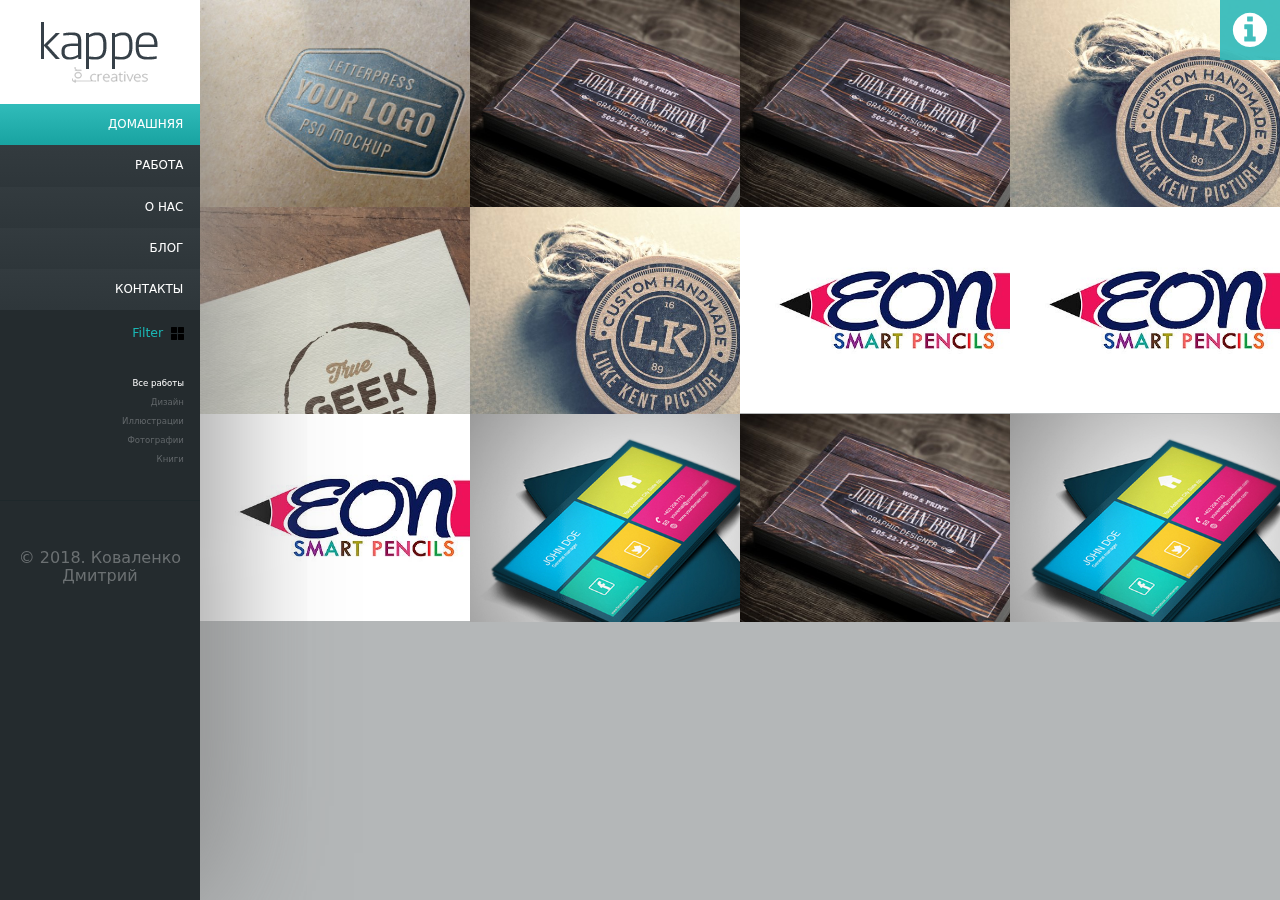
<file: index.html>
<!DOCTYPE html>
<html lang="en">
<head>
    <meta charset="UTF-8">
    <meta name="viewport" content="width=device-width, initial-scale=1.0">
    <meta http-equiv="X-UA-Compatible" content="ie=edge">
    <link rel="stylesheet" href="https://use.fontawesome.com/releases/v5.5.0/css/all.css" integrity="sha384-B4dIYHKNBt8Bc12p+WXckhzcICo0wtJAoU8YZTY5qE0Id1GSseTk6S+L3BlXeVIU" crossorigin="anonymous">
    <link rel="stylesheet" href="css/normalize.css">
    <link rel="stylesheet" href="css/style.css">
    <script src="js/jquery-3.3.1.min.js"></script>
    <title>Главная</title>
</head>
<body>

    <div id="info_box">
        <ul>
            <li>
                    <svg version="1.1" viewBox="0 0 50 50" xml:space="preserve" xmlns="http://www.w3.org/2000/svg" xmlns:xlink="http://www.w3.org/1999/xlink"><path d="M30.217,35.252c0,0,4.049-2.318,5.109-2.875  c1.057-0.559,2.152-0.7,2.817-0.294c1.007,0.616,9.463,6.241,10.175,6.739c0.712,0.499,1.055,1.924,0.076,3.32  c-0.975,1.396-5.473,6.916-7.379,6.857c-1.909-0.062-9.846-0.236-24.813-15.207C1.238,18.826,1.061,10.887,1,8.978  C0.939,7.07,6.459,2.571,7.855,1.595c1.398-0.975,2.825-0.608,3.321,0.078c0.564,0.781,6.124,9.21,6.736,10.176  c0.419,0.66,0.265,1.761-0.294,2.819c-0.556,1.06-2.874,5.109-2.874,5.109s1.634,2.787,7.16,8.312  C27.431,33.615,30.217,35.252,30.217,35.252z" stroke="#000000" stroke-miterlimit="10" stroke-width="2"/></svg>
                    (918)772-03-22
            </li>
            <li>
                    <svg version="1.1" viewBox="0 0 32 32" xml:space="preserve" xmlns="http://www.w3.org/2000/svg" xmlns:xlink="http://www.w3.org/1999/xlink"><g><path d="M4.274,8.663l10.034,7.948c0.455,0.36,1.082,0.52,1.691,0.49c0.609,0.029,1.236-0.13,1.691-0.49   l10.034-7.948c0.802-0.634,0.62-1.152-0.4-1.152H16H4.675C3.654,7.511,3.473,8.029,4.274,8.663z"/><path d="M28.448,10.76l-10.965,8.324c-0.41,0.309-0.947,0.459-1.483,0.453c-0.536,0.006-1.073-0.145-1.483-0.453   L3.552,10.76c-0.814-0.617-1.48-0.286-1.48,0.735v13.659c0,1.021,0.836,1.856,1.857,1.856H16h12.071   c1.021,0,1.857-0.836,1.857-1.856V11.495C29.929,10.474,29.263,10.143,28.448,10.76z"/></g></svg>
                dimboss@list.ru</li>
            <li>
                <svg version="1.1" viewBox="0 0 512 512" xml:space="preserve" xmlns="http://www.w3.org/2000/svg" xmlns:xlink="http://www.w3.org/1999/xlink"><g><path d="M6,246.6h127.3c0.9-37.4,6.9-73.9,17.7-108.8c-31.4-8.6-61.9-21.1-90.9-37.5C28,140.8,8,191.4,6,246.6z" id="XMLID_16_"/><path d="M133.3,265.4H6c2,55.2,22,105.8,54.1,146.2c28.9-16.4,59.5-28.9,90.9-37.5   C140.2,339.4,134.1,302.8,133.3,265.4z" id="XMLID_15_"/><path d="M246.6,265.4h-94.4c0.9,35.8,6.7,70.8,17.2,104.2c25.4-5.6,51.3-8.8,77.2-9.4V265.4z" id="XMLID_14_"/><path d="M246.6,246.6v-94.8c-25.9-0.6-51.8-3.8-77.2-9.4c-10.5,33.4-16.4,68.4-17.2,104.2H246.6z" id="XMLID_13_"/><path d="M246.6,379.1c-23.8,0.6-47.6,3.4-71,8.5c16,43.1,39.9,83.1,71,118.3V379.1z" id="XMLID_12_"/><path d="M342.4,142.4c-25.3,5.6-51.1,8.7-77,9.3v94.8h94.2C358.8,211.4,353,176.3,342.4,142.4z" id="XMLID_11_"/><path d="M265.4,132.9c23.8-0.6,47.5-3.4,70.8-8.4c-15.7-42.5-39.3-82.7-70.8-118.3V132.9z" id="XMLID_10_"/><path d="M246.6,132.9V6.1c-31.1,35.2-55,75.2-71,118.3C198.9,129.4,222.7,132.3,246.6,132.9z" id="XMLID_9_"/><path d="M157,119.9c14.6-40.1,35.8-77.7,62.9-111.5c-57.8,8.4-109.2,36.5-147.2,77.3C99.6,100.6,127.9,112,157,119.9   z" id="XMLID_8_"/><path d="M157,392.1c-29.1,7.8-57.4,19.2-84.3,34.1c37.9,40.8,89.4,69,147.2,77.3C192.8,469.8,171.7,432.2,157,392.1z   " id="XMLID_7_"/><path d="M265.4,379.1v126.8c31.5-35.6,55.1-75.8,70.8-118.3C312.9,382.6,289.2,379.7,265.4,379.1z" id="XMLID_6_"/><path d="M354.7,392.1c-14.4,39.6-35.3,77.3-62.7,111.5c57.8-8.4,109.3-36.5,147.2-77.3   C412.3,411.3,383.9,399.9,354.7,392.1z" id="XMLID_5_"/><path d="M354.7,119.9c29.2-7.9,57.6-19.3,84.6-34.2c-38-40.8-89.4-69-147.2-77.3C319.5,42.6,340.3,80.4,354.7,119.9z   " id="XMLID_4_"/><path d="M265.4,265.4v94.8c25.8,0.6,51.6,3.7,77,9.3c10.6-33.9,16.4-69,17.3-104.2H265.4z" id="XMLID_3_"/><path d="M506,265.4H378.6c-0.9,36.7-6.8,73.3-17.8,108.7c31.5,8.6,62.1,21.1,91.1,37.5   C484,371.2,504,320.6,506,265.4z" id="XMLID_2_"/><path d="M378.6,246.6H506c-2-55.2-22-105.8-54.1-146.2c-29,16.4-59.6,29-91.1,37.5   C371.7,173.2,377.7,209.8,378.6,246.6z" id="XMLID_1_"/></g></svg>
                Кисловодск</li>
        </ul>
    </div>

    <header сlass="flex__jcontent_start">
        <div id="logo" class="main_flex__nowrap flex__jcontent_center flex__align-items_center">
            <img src="img/logo.png" alt="">
        </div>

        <button type="button" id="menu_btn">Меню</button>
        <nav id="main_nav">
            <li> <a class="active" href="index.html">Домашняя</a></li>
            <li><a href="work.html">Работа</a></li>
            <li><a href="about.html">О нас</a></li>
            <li><a href="blog.html">Блог</a></li>
            <li><a href="contact.html">Контакты</a></li>
        </nav>
        <div id="filter">
            <div id="title_filter" class="main_flex__nowrap flex__jcontent_end flex__align-content_center flex__align-items_center">Filter
                <img src="img/grid.svg" alt="">
            </div>
                <ul>
                    <li><a href="#" class="active">Все работы</a></li>
                    <li><a href="#">Дизайн</a></li>
                    <li><a href="#">Иллюстрации</a></li>
                    <li><a href="#">Фотографии</a></li>
                    <li><a href="#">Книги</a></li>
                </ul>  
        </div>

        <div id="soc_bar" class="main_flex__nowrap flex__jcontent_center flex__align-content_center">
            <a href="#"><i class="fab fa-flickr"></i></a>
            <a href="#"><i class="fab fa-vk"></i></a>
            <a href="#"><i class="fab fa-twitter"></i></a>
            <a href="#"><i class="fas fa-rss"></i></a>
        </div>
        <p id="cop">© 2018. Коваленко Дмитрий</p>
    </header>

    <main>
        <div class="work_list main_flex flex__jcontent_start">
            <div class="work_box">
                <img src="img/1.jpg" alt="">
                <a href="#">
                    <h2>Дизайн</h2>
                    <h3>Разработка</h3>
                    <p class="arrow"><svg height="32px" version="1.1" viewBox="0 0 32 32" width="32px" xmlns="http://www.w3.org/2000/svg" xmlns:sketch="http://www.bohemiancoding.com/sketch/ns" xmlns:xlink="http://www.w3.org/1999/xlink"><title/><desc/><defs/><g fill="none" fill-rule="evenodd" id="Page-1" stroke="none" stroke-width="1"><g fill="#157EFB" id="icon-41-target-arrow"><path d="M9,23.7710686 L8,24.7710686 L8,25 L7.88553429,25 L8,25 L8,28 L7,28 L7,25.7710686 L5.70710678,27.0639618 L5,26.356855 L6.35685501,25 L4,25 L4,24 L7.35685501,24 L7.35685501,24 L8.35685501,23 L6,23 L6,22 L9.35685501,22 L14.6784275,16.6784275 L14.6784275,16.6784275 L14,16 L17,15 L16,18 L15.3855343,17.3855343 L10,22.7710686 L10,22.8855343 L10,26 L9,26 L9,23.7710686 L9,23.7710686 Z M7.77893072,21 C6.65384186,19.2744429 6,17.2135779 6,15 C6,8.92486775 10.9248678,4 17,4 C23.0751322,4 28,8.92486775 28,15 C28,21.0751322 23.0751322,26 17,26 C14.7864221,26 12.7255571,25.3461581 11,24.2210693 L11,23.1492426 L11.0852091,23.0640334 C12.741693,24.2810779 14.7868899,25 17,25 C22.5228475,25 27,20.5228475 27,15 C27,9.4771525 22.5228475,5 17,5 C11.4771525,5 7,9.4771525 7,15 C7,17.2274432 7.72826439,19.2847912 8.95967558,20.9469263 L8.90660191,21 L7.77893072,21 L7.77893072,21 L7.77893072,21 Z M14.0032974,15.141915 C14.0011073,15.0948849 14,15.0475717 14,15 C14,13.3431458 15.3431458,12 17,12 C18.6568542,12 20,13.3431458 20,15 C20,16.6568542 18.6568542,18 17,18 C16.9524283,18 16.9051151,17.9988927 16.858085,17.9967026 L17.140303,17.0089396 L17.1551732,16.9940694 C18.1872272,16.9148739 19,16.0523536 19,15 C19,13.8954305 18.1045695,13 17,13 C15.943961,13 15.0790872,13.8184756 15.0051274,14.8556779 L14.0032974,15.141915 L14.0032974,15.141915 L14.0032974,15.141915 Z M11.1148796,18.7917223 C10.4094344,17.6990591 10,16.3973438 10,15 C10,11.1340068 13.1340068,8 17,8 C20.8659932,8 24,11.1340068 24,15 C24,18.8659932 20.8659932,22 17,22 C15.6171294,22 14.3279167,21.5990033 13.2422972,20.9069454 L13.9696255,20.1796171 C14.8589753,20.7010619 15.8945773,21 17,21 C20.3137085,21 23,18.3137085 23,15 C23,11.6862915 20.3137085,9 17,9 C13.6862915,9 11,11.6862915 11,15 C11,16.119998 11.3068733,17.1683219 11.841125,18.065477 L11.1148796,18.7917223 L11.1148796,18.7917223 L11.1148796,18.7917223 Z" id="target-arrow"/></g></g></svg></p>
                </a>
            </div>

            <div class="work_box">
                    <img src="img/2.jpg" alt="">
                    <a href="#">
                        <h2>Дизайн</h2>
                        <h3>Разработка</h3>
                        <p class="arrow"><svg height="32px" version="1.1" viewBox="0 0 32 32" width="32px" xmlns="http://www.w3.org/2000/svg" xmlns:sketch="http://www.bohemiancoding.com/sketch/ns" xmlns:xlink="http://www.w3.org/1999/xlink"><title/><desc/><defs/><g fill="none" fill-rule="evenodd" id="Page-1" stroke="none" stroke-width="1"><g fill="#157EFB" id="icon-41-target-arrow"><path d="M9,23.7710686 L8,24.7710686 L8,25 L7.88553429,25 L8,25 L8,28 L7,28 L7,25.7710686 L5.70710678,27.0639618 L5,26.356855 L6.35685501,25 L4,25 L4,24 L7.35685501,24 L7.35685501,24 L8.35685501,23 L6,23 L6,22 L9.35685501,22 L14.6784275,16.6784275 L14.6784275,16.6784275 L14,16 L17,15 L16,18 L15.3855343,17.3855343 L10,22.7710686 L10,22.8855343 L10,26 L9,26 L9,23.7710686 L9,23.7710686 Z M7.77893072,21 C6.65384186,19.2744429 6,17.2135779 6,15 C6,8.92486775 10.9248678,4 17,4 C23.0751322,4 28,8.92486775 28,15 C28,21.0751322 23.0751322,26 17,26 C14.7864221,26 12.7255571,25.3461581 11,24.2210693 L11,23.1492426 L11.0852091,23.0640334 C12.741693,24.2810779 14.7868899,25 17,25 C22.5228475,25 27,20.5228475 27,15 C27,9.4771525 22.5228475,5 17,5 C11.4771525,5 7,9.4771525 7,15 C7,17.2274432 7.72826439,19.2847912 8.95967558,20.9469263 L8.90660191,21 L7.77893072,21 L7.77893072,21 L7.77893072,21 Z M14.0032974,15.141915 C14.0011073,15.0948849 14,15.0475717 14,15 C14,13.3431458 15.3431458,12 17,12 C18.6568542,12 20,13.3431458 20,15 C20,16.6568542 18.6568542,18 17,18 C16.9524283,18 16.9051151,17.9988927 16.858085,17.9967026 L17.140303,17.0089396 L17.1551732,16.9940694 C18.1872272,16.9148739 19,16.0523536 19,15 C19,13.8954305 18.1045695,13 17,13 C15.943961,13 15.0790872,13.8184756 15.0051274,14.8556779 L14.0032974,15.141915 L14.0032974,15.141915 L14.0032974,15.141915 Z M11.1148796,18.7917223 C10.4094344,17.6990591 10,16.3973438 10,15 C10,11.1340068 13.1340068,8 17,8 C20.8659932,8 24,11.1340068 24,15 C24,18.8659932 20.8659932,22 17,22 C15.6171294,22 14.3279167,21.5990033 13.2422972,20.9069454 L13.9696255,20.1796171 C14.8589753,20.7010619 15.8945773,21 17,21 C20.3137085,21 23,18.3137085 23,15 C23,11.6862915 20.3137085,9 17,9 C13.6862915,9 11,11.6862915 11,15 C11,16.119998 11.3068733,17.1683219 11.841125,18.065477 L11.1148796,18.7917223 L11.1148796,18.7917223 L11.1148796,18.7917223 Z" id="target-arrow"/></g></g></svg></p>
                    </a>
            </div>

            <div class="work_box">
                    <img src="img/2.jpg" alt="">
                    <a href="#">
                        <h2>Дизайн</h2>
                        <h3>Разработка</h3>
                        <p class="arrow"><svg height="32px" version="1.1" viewBox="0 0 32 32" width="32px" xmlns="http://www.w3.org/2000/svg" xmlns:sketch="http://www.bohemiancoding.com/sketch/ns" xmlns:xlink="http://www.w3.org/1999/xlink"><title/><desc/><defs/><g fill="none" fill-rule="evenodd" id="Page-1" stroke="none" stroke-width="1"><g fill="#157EFB" id="icon-41-target-arrow"><path d="M9,23.7710686 L8,24.7710686 L8,25 L7.88553429,25 L8,25 L8,28 L7,28 L7,25.7710686 L5.70710678,27.0639618 L5,26.356855 L6.35685501,25 L4,25 L4,24 L7.35685501,24 L7.35685501,24 L8.35685501,23 L6,23 L6,22 L9.35685501,22 L14.6784275,16.6784275 L14.6784275,16.6784275 L14,16 L17,15 L16,18 L15.3855343,17.3855343 L10,22.7710686 L10,22.8855343 L10,26 L9,26 L9,23.7710686 L9,23.7710686 Z M7.77893072,21 C6.65384186,19.2744429 6,17.2135779 6,15 C6,8.92486775 10.9248678,4 17,4 C23.0751322,4 28,8.92486775 28,15 C28,21.0751322 23.0751322,26 17,26 C14.7864221,26 12.7255571,25.3461581 11,24.2210693 L11,23.1492426 L11.0852091,23.0640334 C12.741693,24.2810779 14.7868899,25 17,25 C22.5228475,25 27,20.5228475 27,15 C27,9.4771525 22.5228475,5 17,5 C11.4771525,5 7,9.4771525 7,15 C7,17.2274432 7.72826439,19.2847912 8.95967558,20.9469263 L8.90660191,21 L7.77893072,21 L7.77893072,21 L7.77893072,21 Z M14.0032974,15.141915 C14.0011073,15.0948849 14,15.0475717 14,15 C14,13.3431458 15.3431458,12 17,12 C18.6568542,12 20,13.3431458 20,15 C20,16.6568542 18.6568542,18 17,18 C16.9524283,18 16.9051151,17.9988927 16.858085,17.9967026 L17.140303,17.0089396 L17.1551732,16.9940694 C18.1872272,16.9148739 19,16.0523536 19,15 C19,13.8954305 18.1045695,13 17,13 C15.943961,13 15.0790872,13.8184756 15.0051274,14.8556779 L14.0032974,15.141915 L14.0032974,15.141915 L14.0032974,15.141915 Z M11.1148796,18.7917223 C10.4094344,17.6990591 10,16.3973438 10,15 C10,11.1340068 13.1340068,8 17,8 C20.8659932,8 24,11.1340068 24,15 C24,18.8659932 20.8659932,22 17,22 C15.6171294,22 14.3279167,21.5990033 13.2422972,20.9069454 L13.9696255,20.1796171 C14.8589753,20.7010619 15.8945773,21 17,21 C20.3137085,21 23,18.3137085 23,15 C23,11.6862915 20.3137085,9 17,9 C13.6862915,9 11,11.6862915 11,15 C11,16.119998 11.3068733,17.1683219 11.841125,18.065477 L11.1148796,18.7917223 L11.1148796,18.7917223 L11.1148796,18.7917223 Z" id="target-arrow"/></g></g></svg></p>
                    </a>
            </div>

            <div class="work_box">
                    <img src="img/4.jpg" alt="">
                    <a href="#">
                        <h2>Дизайн</h2>
                        <h3>Разработка</h3>
                        <p class="arrow"><svg height="32px" version="1.1" viewBox="0 0 32 32" width="32px" xmlns="http://www.w3.org/2000/svg" xmlns:sketch="http://www.bohemiancoding.com/sketch/ns" xmlns:xlink="http://www.w3.org/1999/xlink"><title/><desc/><defs/><g fill="none" fill-rule="evenodd" id="Page-1" stroke="none" stroke-width="1"><g fill="#157EFB" id="icon-41-target-arrow"><path d="M9,23.7710686 L8,24.7710686 L8,25 L7.88553429,25 L8,25 L8,28 L7,28 L7,25.7710686 L5.70710678,27.0639618 L5,26.356855 L6.35685501,25 L4,25 L4,24 L7.35685501,24 L7.35685501,24 L8.35685501,23 L6,23 L6,22 L9.35685501,22 L14.6784275,16.6784275 L14.6784275,16.6784275 L14,16 L17,15 L16,18 L15.3855343,17.3855343 L10,22.7710686 L10,22.8855343 L10,26 L9,26 L9,23.7710686 L9,23.7710686 Z M7.77893072,21 C6.65384186,19.2744429 6,17.2135779 6,15 C6,8.92486775 10.9248678,4 17,4 C23.0751322,4 28,8.92486775 28,15 C28,21.0751322 23.0751322,26 17,26 C14.7864221,26 12.7255571,25.3461581 11,24.2210693 L11,23.1492426 L11.0852091,23.0640334 C12.741693,24.2810779 14.7868899,25 17,25 C22.5228475,25 27,20.5228475 27,15 C27,9.4771525 22.5228475,5 17,5 C11.4771525,5 7,9.4771525 7,15 C7,17.2274432 7.72826439,19.2847912 8.95967558,20.9469263 L8.90660191,21 L7.77893072,21 L7.77893072,21 L7.77893072,21 Z M14.0032974,15.141915 C14.0011073,15.0948849 14,15.0475717 14,15 C14,13.3431458 15.3431458,12 17,12 C18.6568542,12 20,13.3431458 20,15 C20,16.6568542 18.6568542,18 17,18 C16.9524283,18 16.9051151,17.9988927 16.858085,17.9967026 L17.140303,17.0089396 L17.1551732,16.9940694 C18.1872272,16.9148739 19,16.0523536 19,15 C19,13.8954305 18.1045695,13 17,13 C15.943961,13 15.0790872,13.8184756 15.0051274,14.8556779 L14.0032974,15.141915 L14.0032974,15.141915 L14.0032974,15.141915 Z M11.1148796,18.7917223 C10.4094344,17.6990591 10,16.3973438 10,15 C10,11.1340068 13.1340068,8 17,8 C20.8659932,8 24,11.1340068 24,15 C24,18.8659932 20.8659932,22 17,22 C15.6171294,22 14.3279167,21.5990033 13.2422972,20.9069454 L13.9696255,20.1796171 C14.8589753,20.7010619 15.8945773,21 17,21 C20.3137085,21 23,18.3137085 23,15 C23,11.6862915 20.3137085,9 17,9 C13.6862915,9 11,11.6862915 11,15 C11,16.119998 11.3068733,17.1683219 11.841125,18.065477 L11.1148796,18.7917223 L11.1148796,18.7917223 L11.1148796,18.7917223 Z" id="target-arrow"/></g></g></svg></p>
                    </a>
            </div>

            <div class="work_box">
                    <img src="img/5.jpg" alt="">
                    <a href="#">
                        <h2>Дизайн</h2>
                        <h3>Разработка</h3>
                        <p class="arrow"><svg height="32px" version="1.1" viewBox="0 0 32 32" width="32px" xmlns="http://www.w3.org/2000/svg" xmlns:sketch="http://www.bohemiancoding.com/sketch/ns" xmlns:xlink="http://www.w3.org/1999/xlink"><title/><desc/><defs/><g fill="none" fill-rule="evenodd" id="Page-1" stroke="none" stroke-width="1"><g fill="#157EFB" id="icon-41-target-arrow"><path d="M9,23.7710686 L8,24.7710686 L8,25 L7.88553429,25 L8,25 L8,28 L7,28 L7,25.7710686 L5.70710678,27.0639618 L5,26.356855 L6.35685501,25 L4,25 L4,24 L7.35685501,24 L7.35685501,24 L8.35685501,23 L6,23 L6,22 L9.35685501,22 L14.6784275,16.6784275 L14.6784275,16.6784275 L14,16 L17,15 L16,18 L15.3855343,17.3855343 L10,22.7710686 L10,22.8855343 L10,26 L9,26 L9,23.7710686 L9,23.7710686 Z M7.77893072,21 C6.65384186,19.2744429 6,17.2135779 6,15 C6,8.92486775 10.9248678,4 17,4 C23.0751322,4 28,8.92486775 28,15 C28,21.0751322 23.0751322,26 17,26 C14.7864221,26 12.7255571,25.3461581 11,24.2210693 L11,23.1492426 L11.0852091,23.0640334 C12.741693,24.2810779 14.7868899,25 17,25 C22.5228475,25 27,20.5228475 27,15 C27,9.4771525 22.5228475,5 17,5 C11.4771525,5 7,9.4771525 7,15 C7,17.2274432 7.72826439,19.2847912 8.95967558,20.9469263 L8.90660191,21 L7.77893072,21 L7.77893072,21 L7.77893072,21 Z M14.0032974,15.141915 C14.0011073,15.0948849 14,15.0475717 14,15 C14,13.3431458 15.3431458,12 17,12 C18.6568542,12 20,13.3431458 20,15 C20,16.6568542 18.6568542,18 17,18 C16.9524283,18 16.9051151,17.9988927 16.858085,17.9967026 L17.140303,17.0089396 L17.1551732,16.9940694 C18.1872272,16.9148739 19,16.0523536 19,15 C19,13.8954305 18.1045695,13 17,13 C15.943961,13 15.0790872,13.8184756 15.0051274,14.8556779 L14.0032974,15.141915 L14.0032974,15.141915 L14.0032974,15.141915 Z M11.1148796,18.7917223 C10.4094344,17.6990591 10,16.3973438 10,15 C10,11.1340068 13.1340068,8 17,8 C20.8659932,8 24,11.1340068 24,15 C24,18.8659932 20.8659932,22 17,22 C15.6171294,22 14.3279167,21.5990033 13.2422972,20.9069454 L13.9696255,20.1796171 C14.8589753,20.7010619 15.8945773,21 17,21 C20.3137085,21 23,18.3137085 23,15 C23,11.6862915 20.3137085,9 17,9 C13.6862915,9 11,11.6862915 11,15 C11,16.119998 11.3068733,17.1683219 11.841125,18.065477 L11.1148796,18.7917223 L11.1148796,18.7917223 L11.1148796,18.7917223 Z" id="target-arrow"/></g></g></svg></p>
                    </a>
            </div>

            <div class="work_box">
                    <img src="img/4.jpg" alt="">
                    <a href="#">
                        <h2>Дизайн</h2>
                        <h3>Разработка</h3>
                        <p class="arrow"><svg height="32px" version="1.1" viewBox="0 0 32 32" width="32px" xmlns="http://www.w3.org/2000/svg" xmlns:sketch="http://www.bohemiancoding.com/sketch/ns" xmlns:xlink="http://www.w3.org/1999/xlink"><title/><desc/><defs/><g fill="none" fill-rule="evenodd" id="Page-1" stroke="none" stroke-width="1"><g fill="#157EFB" id="icon-41-target-arrow"><path d="M9,23.7710686 L8,24.7710686 L8,25 L7.88553429,25 L8,25 L8,28 L7,28 L7,25.7710686 L5.70710678,27.0639618 L5,26.356855 L6.35685501,25 L4,25 L4,24 L7.35685501,24 L7.35685501,24 L8.35685501,23 L6,23 L6,22 L9.35685501,22 L14.6784275,16.6784275 L14.6784275,16.6784275 L14,16 L17,15 L16,18 L15.3855343,17.3855343 L10,22.7710686 L10,22.8855343 L10,26 L9,26 L9,23.7710686 L9,23.7710686 Z M7.77893072,21 C6.65384186,19.2744429 6,17.2135779 6,15 C6,8.92486775 10.9248678,4 17,4 C23.0751322,4 28,8.92486775 28,15 C28,21.0751322 23.0751322,26 17,26 C14.7864221,26 12.7255571,25.3461581 11,24.2210693 L11,23.1492426 L11.0852091,23.0640334 C12.741693,24.2810779 14.7868899,25 17,25 C22.5228475,25 27,20.5228475 27,15 C27,9.4771525 22.5228475,5 17,5 C11.4771525,5 7,9.4771525 7,15 C7,17.2274432 7.72826439,19.2847912 8.95967558,20.9469263 L8.90660191,21 L7.77893072,21 L7.77893072,21 L7.77893072,21 Z M14.0032974,15.141915 C14.0011073,15.0948849 14,15.0475717 14,15 C14,13.3431458 15.3431458,12 17,12 C18.6568542,12 20,13.3431458 20,15 C20,16.6568542 18.6568542,18 17,18 C16.9524283,18 16.9051151,17.9988927 16.858085,17.9967026 L17.140303,17.0089396 L17.1551732,16.9940694 C18.1872272,16.9148739 19,16.0523536 19,15 C19,13.8954305 18.1045695,13 17,13 C15.943961,13 15.0790872,13.8184756 15.0051274,14.8556779 L14.0032974,15.141915 L14.0032974,15.141915 L14.0032974,15.141915 Z M11.1148796,18.7917223 C10.4094344,17.6990591 10,16.3973438 10,15 C10,11.1340068 13.1340068,8 17,8 C20.8659932,8 24,11.1340068 24,15 C24,18.8659932 20.8659932,22 17,22 C15.6171294,22 14.3279167,21.5990033 13.2422972,20.9069454 L13.9696255,20.1796171 C14.8589753,20.7010619 15.8945773,21 17,21 C20.3137085,21 23,18.3137085 23,15 C23,11.6862915 20.3137085,9 17,9 C13.6862915,9 11,11.6862915 11,15 C11,16.119998 11.3068733,17.1683219 11.841125,18.065477 L11.1148796,18.7917223 L11.1148796,18.7917223 L11.1148796,18.7917223 Z" id="target-arrow"/></g></g></svg></p>
                    </a>
            </div>

            <div class="work_box">
                    <img src="img/7.jpg" alt="">
                    <a href="#">
                        <h2>Дизайн</h2>
                        <h3>Разработка</h3>
                        <p class="arrow"><svg height="32px" version="1.1" viewBox="0 0 32 32" width="32px" xmlns="http://www.w3.org/2000/svg" xmlns:sketch="http://www.bohemiancoding.com/sketch/ns" xmlns:xlink="http://www.w3.org/1999/xlink"><title/><desc/><defs/><g fill="none" fill-rule="evenodd" id="Page-1" stroke="none" stroke-width="1"><g fill="#157EFB" id="icon-41-target-arrow"><path d="M9,23.7710686 L8,24.7710686 L8,25 L7.88553429,25 L8,25 L8,28 L7,28 L7,25.7710686 L5.70710678,27.0639618 L5,26.356855 L6.35685501,25 L4,25 L4,24 L7.35685501,24 L7.35685501,24 L8.35685501,23 L6,23 L6,22 L9.35685501,22 L14.6784275,16.6784275 L14.6784275,16.6784275 L14,16 L17,15 L16,18 L15.3855343,17.3855343 L10,22.7710686 L10,22.8855343 L10,26 L9,26 L9,23.7710686 L9,23.7710686 Z M7.77893072,21 C6.65384186,19.2744429 6,17.2135779 6,15 C6,8.92486775 10.9248678,4 17,4 C23.0751322,4 28,8.92486775 28,15 C28,21.0751322 23.0751322,26 17,26 C14.7864221,26 12.7255571,25.3461581 11,24.2210693 L11,23.1492426 L11.0852091,23.0640334 C12.741693,24.2810779 14.7868899,25 17,25 C22.5228475,25 27,20.5228475 27,15 C27,9.4771525 22.5228475,5 17,5 C11.4771525,5 7,9.4771525 7,15 C7,17.2274432 7.72826439,19.2847912 8.95967558,20.9469263 L8.90660191,21 L7.77893072,21 L7.77893072,21 L7.77893072,21 Z M14.0032974,15.141915 C14.0011073,15.0948849 14,15.0475717 14,15 C14,13.3431458 15.3431458,12 17,12 C18.6568542,12 20,13.3431458 20,15 C20,16.6568542 18.6568542,18 17,18 C16.9524283,18 16.9051151,17.9988927 16.858085,17.9967026 L17.140303,17.0089396 L17.1551732,16.9940694 C18.1872272,16.9148739 19,16.0523536 19,15 C19,13.8954305 18.1045695,13 17,13 C15.943961,13 15.0790872,13.8184756 15.0051274,14.8556779 L14.0032974,15.141915 L14.0032974,15.141915 L14.0032974,15.141915 Z M11.1148796,18.7917223 C10.4094344,17.6990591 10,16.3973438 10,15 C10,11.1340068 13.1340068,8 17,8 C20.8659932,8 24,11.1340068 24,15 C24,18.8659932 20.8659932,22 17,22 C15.6171294,22 14.3279167,21.5990033 13.2422972,20.9069454 L13.9696255,20.1796171 C14.8589753,20.7010619 15.8945773,21 17,21 C20.3137085,21 23,18.3137085 23,15 C23,11.6862915 20.3137085,9 17,9 C13.6862915,9 11,11.6862915 11,15 C11,16.119998 11.3068733,17.1683219 11.841125,18.065477 L11.1148796,18.7917223 L11.1148796,18.7917223 L11.1148796,18.7917223 Z" id="target-arrow"/></g></g></svg></p>
                    </a>
            </div>

            <div class="work_box">
                    <img src="img/7.jpg" alt="">
                    <a href="#">
                        <h2>Дизайн</h2>
                        <h3>Разработка</h3>
                        <p class="arrow"><svg height="32px" version="1.1" viewBox="0 0 32 32" width="32px" xmlns="http://www.w3.org/2000/svg" xmlns:sketch="http://www.bohemiancoding.com/sketch/ns" xmlns:xlink="http://www.w3.org/1999/xlink"><title/><desc/><defs/><g fill="none" fill-rule="evenodd" id="Page-1" stroke="none" stroke-width="1"><g fill="#157EFB" id="icon-41-target-arrow"><path d="M9,23.7710686 L8,24.7710686 L8,25 L7.88553429,25 L8,25 L8,28 L7,28 L7,25.7710686 L5.70710678,27.0639618 L5,26.356855 L6.35685501,25 L4,25 L4,24 L7.35685501,24 L7.35685501,24 L8.35685501,23 L6,23 L6,22 L9.35685501,22 L14.6784275,16.6784275 L14.6784275,16.6784275 L14,16 L17,15 L16,18 L15.3855343,17.3855343 L10,22.7710686 L10,22.8855343 L10,26 L9,26 L9,23.7710686 L9,23.7710686 Z M7.77893072,21 C6.65384186,19.2744429 6,17.2135779 6,15 C6,8.92486775 10.9248678,4 17,4 C23.0751322,4 28,8.92486775 28,15 C28,21.0751322 23.0751322,26 17,26 C14.7864221,26 12.7255571,25.3461581 11,24.2210693 L11,23.1492426 L11.0852091,23.0640334 C12.741693,24.2810779 14.7868899,25 17,25 C22.5228475,25 27,20.5228475 27,15 C27,9.4771525 22.5228475,5 17,5 C11.4771525,5 7,9.4771525 7,15 C7,17.2274432 7.72826439,19.2847912 8.95967558,20.9469263 L8.90660191,21 L7.77893072,21 L7.77893072,21 L7.77893072,21 Z M14.0032974,15.141915 C14.0011073,15.0948849 14,15.0475717 14,15 C14,13.3431458 15.3431458,12 17,12 C18.6568542,12 20,13.3431458 20,15 C20,16.6568542 18.6568542,18 17,18 C16.9524283,18 16.9051151,17.9988927 16.858085,17.9967026 L17.140303,17.0089396 L17.1551732,16.9940694 C18.1872272,16.9148739 19,16.0523536 19,15 C19,13.8954305 18.1045695,13 17,13 C15.943961,13 15.0790872,13.8184756 15.0051274,14.8556779 L14.0032974,15.141915 L14.0032974,15.141915 L14.0032974,15.141915 Z M11.1148796,18.7917223 C10.4094344,17.6990591 10,16.3973438 10,15 C10,11.1340068 13.1340068,8 17,8 C20.8659932,8 24,11.1340068 24,15 C24,18.8659932 20.8659932,22 17,22 C15.6171294,22 14.3279167,21.5990033 13.2422972,20.9069454 L13.9696255,20.1796171 C14.8589753,20.7010619 15.8945773,21 17,21 C20.3137085,21 23,18.3137085 23,15 C23,11.6862915 20.3137085,9 17,9 C13.6862915,9 11,11.6862915 11,15 C11,16.119998 11.3068733,17.1683219 11.841125,18.065477 L11.1148796,18.7917223 L11.1148796,18.7917223 L11.1148796,18.7917223 Z" id="target-arrow"/></g></g></svg></p>
                    </a>
            </div>

            <div class="work_box">
                    <img src="img/7.jpg" alt="">
                    <a href="#">
                        <h2>Дизайн</h2>
                        <h3>Разработка</h3>
                        <p class="arrow"><svg height="32px" version="1.1" viewBox="0 0 32 32" width="32px" xmlns="http://www.w3.org/2000/svg" xmlns:sketch="http://www.bohemiancoding.com/sketch/ns" xmlns:xlink="http://www.w3.org/1999/xlink"><title/><desc/><defs/><g fill="none" fill-rule="evenodd" id="Page-1" stroke="none" stroke-width="1"><g fill="#157EFB" id="icon-41-target-arrow"><path d="M9,23.7710686 L8,24.7710686 L8,25 L7.88553429,25 L8,25 L8,28 L7,28 L7,25.7710686 L5.70710678,27.0639618 L5,26.356855 L6.35685501,25 L4,25 L4,24 L7.35685501,24 L7.35685501,24 L8.35685501,23 L6,23 L6,22 L9.35685501,22 L14.6784275,16.6784275 L14.6784275,16.6784275 L14,16 L17,15 L16,18 L15.3855343,17.3855343 L10,22.7710686 L10,22.8855343 L10,26 L9,26 L9,23.7710686 L9,23.7710686 Z M7.77893072,21 C6.65384186,19.2744429 6,17.2135779 6,15 C6,8.92486775 10.9248678,4 17,4 C23.0751322,4 28,8.92486775 28,15 C28,21.0751322 23.0751322,26 17,26 C14.7864221,26 12.7255571,25.3461581 11,24.2210693 L11,23.1492426 L11.0852091,23.0640334 C12.741693,24.2810779 14.7868899,25 17,25 C22.5228475,25 27,20.5228475 27,15 C27,9.4771525 22.5228475,5 17,5 C11.4771525,5 7,9.4771525 7,15 C7,17.2274432 7.72826439,19.2847912 8.95967558,20.9469263 L8.90660191,21 L7.77893072,21 L7.77893072,21 L7.77893072,21 Z M14.0032974,15.141915 C14.0011073,15.0948849 14,15.0475717 14,15 C14,13.3431458 15.3431458,12 17,12 C18.6568542,12 20,13.3431458 20,15 C20,16.6568542 18.6568542,18 17,18 C16.9524283,18 16.9051151,17.9988927 16.858085,17.9967026 L17.140303,17.0089396 L17.1551732,16.9940694 C18.1872272,16.9148739 19,16.0523536 19,15 C19,13.8954305 18.1045695,13 17,13 C15.943961,13 15.0790872,13.8184756 15.0051274,14.8556779 L14.0032974,15.141915 L14.0032974,15.141915 L14.0032974,15.141915 Z M11.1148796,18.7917223 C10.4094344,17.6990591 10,16.3973438 10,15 C10,11.1340068 13.1340068,8 17,8 C20.8659932,8 24,11.1340068 24,15 C24,18.8659932 20.8659932,22 17,22 C15.6171294,22 14.3279167,21.5990033 13.2422972,20.9069454 L13.9696255,20.1796171 C14.8589753,20.7010619 15.8945773,21 17,21 C20.3137085,21 23,18.3137085 23,15 C23,11.6862915 20.3137085,9 17,9 C13.6862915,9 11,11.6862915 11,15 C11,16.119998 11.3068733,17.1683219 11.841125,18.065477 L11.1148796,18.7917223 L11.1148796,18.7917223 L11.1148796,18.7917223 Z" id="target-arrow"/></g></g></svg></p>
                    </a>
            </div>

            <div class="work_box">
                    <img src="img/10.jpg" alt="">
                    <a href="#">
                        <h2>Дизайн</h2>
                        <h3>Разработка</h3>
                        <p class="arrow"><svg height="32px" version="1.1" viewBox="0 0 32 32" width="32px" xmlns="http://www.w3.org/2000/svg" xmlns:sketch="http://www.bohemiancoding.com/sketch/ns" xmlns:xlink="http://www.w3.org/1999/xlink"><title/><desc/><defs/><g fill="none" fill-rule="evenodd" id="Page-1" stroke="none" stroke-width="1"><g fill="#157EFB" id="icon-41-target-arrow"><path d="M9,23.7710686 L8,24.7710686 L8,25 L7.88553429,25 L8,25 L8,28 L7,28 L7,25.7710686 L5.70710678,27.0639618 L5,26.356855 L6.35685501,25 L4,25 L4,24 L7.35685501,24 L7.35685501,24 L8.35685501,23 L6,23 L6,22 L9.35685501,22 L14.6784275,16.6784275 L14.6784275,16.6784275 L14,16 L17,15 L16,18 L15.3855343,17.3855343 L10,22.7710686 L10,22.8855343 L10,26 L9,26 L9,23.7710686 L9,23.7710686 Z M7.77893072,21 C6.65384186,19.2744429 6,17.2135779 6,15 C6,8.92486775 10.9248678,4 17,4 C23.0751322,4 28,8.92486775 28,15 C28,21.0751322 23.0751322,26 17,26 C14.7864221,26 12.7255571,25.3461581 11,24.2210693 L11,23.1492426 L11.0852091,23.0640334 C12.741693,24.2810779 14.7868899,25 17,25 C22.5228475,25 27,20.5228475 27,15 C27,9.4771525 22.5228475,5 17,5 C11.4771525,5 7,9.4771525 7,15 C7,17.2274432 7.72826439,19.2847912 8.95967558,20.9469263 L8.90660191,21 L7.77893072,21 L7.77893072,21 L7.77893072,21 Z M14.0032974,15.141915 C14.0011073,15.0948849 14,15.0475717 14,15 C14,13.3431458 15.3431458,12 17,12 C18.6568542,12 20,13.3431458 20,15 C20,16.6568542 18.6568542,18 17,18 C16.9524283,18 16.9051151,17.9988927 16.858085,17.9967026 L17.140303,17.0089396 L17.1551732,16.9940694 C18.1872272,16.9148739 19,16.0523536 19,15 C19,13.8954305 18.1045695,13 17,13 C15.943961,13 15.0790872,13.8184756 15.0051274,14.8556779 L14.0032974,15.141915 L14.0032974,15.141915 L14.0032974,15.141915 Z M11.1148796,18.7917223 C10.4094344,17.6990591 10,16.3973438 10,15 C10,11.1340068 13.1340068,8 17,8 C20.8659932,8 24,11.1340068 24,15 C24,18.8659932 20.8659932,22 17,22 C15.6171294,22 14.3279167,21.5990033 13.2422972,20.9069454 L13.9696255,20.1796171 C14.8589753,20.7010619 15.8945773,21 17,21 C20.3137085,21 23,18.3137085 23,15 C23,11.6862915 20.3137085,9 17,9 C13.6862915,9 11,11.6862915 11,15 C11,16.119998 11.3068733,17.1683219 11.841125,18.065477 L11.1148796,18.7917223 L11.1148796,18.7917223 L11.1148796,18.7917223 Z" id="target-arrow"/></g></g></svg></p>
                    </a>
            </div>

            <div class="work_box">
                    <img src="img/2.jpg" alt="">
                    <a href="#">
                        <h2>Дизайн</h2>
                        <h3>Разработка</h3>
                        <p class="arrow"><svg height="32px" version="1.1" viewBox="0 0 32 32" width="32px" xmlns="http://www.w3.org/2000/svg" xmlns:sketch="http://www.bohemiancoding.com/sketch/ns" xmlns:xlink="http://www.w3.org/1999/xlink"><title/><desc/><defs/><g fill="none" fill-rule="evenodd" id="Page-1" stroke="none" stroke-width="1"><g fill="#157EFB" id="icon-41-target-arrow"><path d="M9,23.7710686 L8,24.7710686 L8,25 L7.88553429,25 L8,25 L8,28 L7,28 L7,25.7710686 L5.70710678,27.0639618 L5,26.356855 L6.35685501,25 L4,25 L4,24 L7.35685501,24 L7.35685501,24 L8.35685501,23 L6,23 L6,22 L9.35685501,22 L14.6784275,16.6784275 L14.6784275,16.6784275 L14,16 L17,15 L16,18 L15.3855343,17.3855343 L10,22.7710686 L10,22.8855343 L10,26 L9,26 L9,23.7710686 L9,23.7710686 Z M7.77893072,21 C6.65384186,19.2744429 6,17.2135779 6,15 C6,8.92486775 10.9248678,4 17,4 C23.0751322,4 28,8.92486775 28,15 C28,21.0751322 23.0751322,26 17,26 C14.7864221,26 12.7255571,25.3461581 11,24.2210693 L11,23.1492426 L11.0852091,23.0640334 C12.741693,24.2810779 14.7868899,25 17,25 C22.5228475,25 27,20.5228475 27,15 C27,9.4771525 22.5228475,5 17,5 C11.4771525,5 7,9.4771525 7,15 C7,17.2274432 7.72826439,19.2847912 8.95967558,20.9469263 L8.90660191,21 L7.77893072,21 L7.77893072,21 L7.77893072,21 Z M14.0032974,15.141915 C14.0011073,15.0948849 14,15.0475717 14,15 C14,13.3431458 15.3431458,12 17,12 C18.6568542,12 20,13.3431458 20,15 C20,16.6568542 18.6568542,18 17,18 C16.9524283,18 16.9051151,17.9988927 16.858085,17.9967026 L17.140303,17.0089396 L17.1551732,16.9940694 C18.1872272,16.9148739 19,16.0523536 19,15 C19,13.8954305 18.1045695,13 17,13 C15.943961,13 15.0790872,13.8184756 15.0051274,14.8556779 L14.0032974,15.141915 L14.0032974,15.141915 L14.0032974,15.141915 Z M11.1148796,18.7917223 C10.4094344,17.6990591 10,16.3973438 10,15 C10,11.1340068 13.1340068,8 17,8 C20.8659932,8 24,11.1340068 24,15 C24,18.8659932 20.8659932,22 17,22 C15.6171294,22 14.3279167,21.5990033 13.2422972,20.9069454 L13.9696255,20.1796171 C14.8589753,20.7010619 15.8945773,21 17,21 C20.3137085,21 23,18.3137085 23,15 C23,11.6862915 20.3137085,9 17,9 C13.6862915,9 11,11.6862915 11,15 C11,16.119998 11.3068733,17.1683219 11.841125,18.065477 L11.1148796,18.7917223 L11.1148796,18.7917223 L11.1148796,18.7917223 Z" id="target-arrow"/></g></g></svg></p>
                    </a>
            </div>

            <div class="work_box">
                    <img src="img/10.jpg" alt="">
                    <a href="#">
                        <h2>Дизайн</h2>
                        <h3>Разработка</h3>
                        <p class="arrow"><svg height="32px" version="1.1" viewBox="0 0 32 32" width="32px" xmlns="http://www.w3.org/2000/svg" xmlns:sketch="http://www.bohemiancoding.com/sketch/ns" xmlns:xlink="http://www.w3.org/1999/xlink"><title/><desc/><defs/><g fill="none" fill-rule="evenodd" id="Page-1" stroke="none" stroke-width="1"><g fill="#157EFB" id="icon-41-target-arrow"><path d="M9,23.7710686 L8,24.7710686 L8,25 L7.88553429,25 L8,25 L8,28 L7,28 L7,25.7710686 L5.70710678,27.0639618 L5,26.356855 L6.35685501,25 L4,25 L4,24 L7.35685501,24 L7.35685501,24 L8.35685501,23 L6,23 L6,22 L9.35685501,22 L14.6784275,16.6784275 L14.6784275,16.6784275 L14,16 L17,15 L16,18 L15.3855343,17.3855343 L10,22.7710686 L10,22.8855343 L10,26 L9,26 L9,23.7710686 L9,23.7710686 Z M7.77893072,21 C6.65384186,19.2744429 6,17.2135779 6,15 C6,8.92486775 10.9248678,4 17,4 C23.0751322,4 28,8.92486775 28,15 C28,21.0751322 23.0751322,26 17,26 C14.7864221,26 12.7255571,25.3461581 11,24.2210693 L11,23.1492426 L11.0852091,23.0640334 C12.741693,24.2810779 14.7868899,25 17,25 C22.5228475,25 27,20.5228475 27,15 C27,9.4771525 22.5228475,5 17,5 C11.4771525,5 7,9.4771525 7,15 C7,17.2274432 7.72826439,19.2847912 8.95967558,20.9469263 L8.90660191,21 L7.77893072,21 L7.77893072,21 L7.77893072,21 Z M14.0032974,15.141915 C14.0011073,15.0948849 14,15.0475717 14,15 C14,13.3431458 15.3431458,12 17,12 C18.6568542,12 20,13.3431458 20,15 C20,16.6568542 18.6568542,18 17,18 C16.9524283,18 16.9051151,17.9988927 16.858085,17.9967026 L17.140303,17.0089396 L17.1551732,16.9940694 C18.1872272,16.9148739 19,16.0523536 19,15 C19,13.8954305 18.1045695,13 17,13 C15.943961,13 15.0790872,13.8184756 15.0051274,14.8556779 L14.0032974,15.141915 L14.0032974,15.141915 L14.0032974,15.141915 Z M11.1148796,18.7917223 C10.4094344,17.6990591 10,16.3973438 10,15 C10,11.1340068 13.1340068,8 17,8 C20.8659932,8 24,11.1340068 24,15 C24,18.8659932 20.8659932,22 17,22 C15.6171294,22 14.3279167,21.5990033 13.2422972,20.9069454 L13.9696255,20.1796171 C14.8589753,20.7010619 15.8945773,21 17,21 C20.3137085,21 23,18.3137085 23,15 C23,11.6862915 20.3137085,9 17,9 C13.6862915,9 11,11.6862915 11,15 C11,16.119998 11.3068733,17.1683219 11.841125,18.065477 L11.1148796,18.7917223 L11.1148796,18.7917223 L11.1148796,18.7917223 Z" id="target-arrow"/></g></g></svg></p>
                    </a>
            </div>

                
        </div>
    </main>
    <div id="info">
        <svg viewBox="0 0 1792 1792" xmlns="http://www.w3.org/2000/svg"><path d="M1152 1376v-160q0-14-9-23t-23-9h-96v-512q0-14-9-23t-23-9h-320q-14 0-23 9t-9 23v160q0 14 9 23t23 9h96v320h-96q-14 0-23 9t-9 23v160q0 14 9 23t23 9h448q14 0 23-9t9-23zm-128-896v-160q0-14-9-23t-23-9h-192q-14 0-23 9t-9 23v160q0 14 9 23t23 9h192q14 0 23-9t9-23zm640 416q0 209-103 385.5t-279.5 279.5-385.5 103-385.5-103-279.5-279.5-103-385.5 103-385.5 279.5-279.5 385.5-103 385.5 103 279.5 279.5 103 385.5z"/></svg>
    </div>

    <script src="js/main.js"></script>
</body>
</html>
</file>
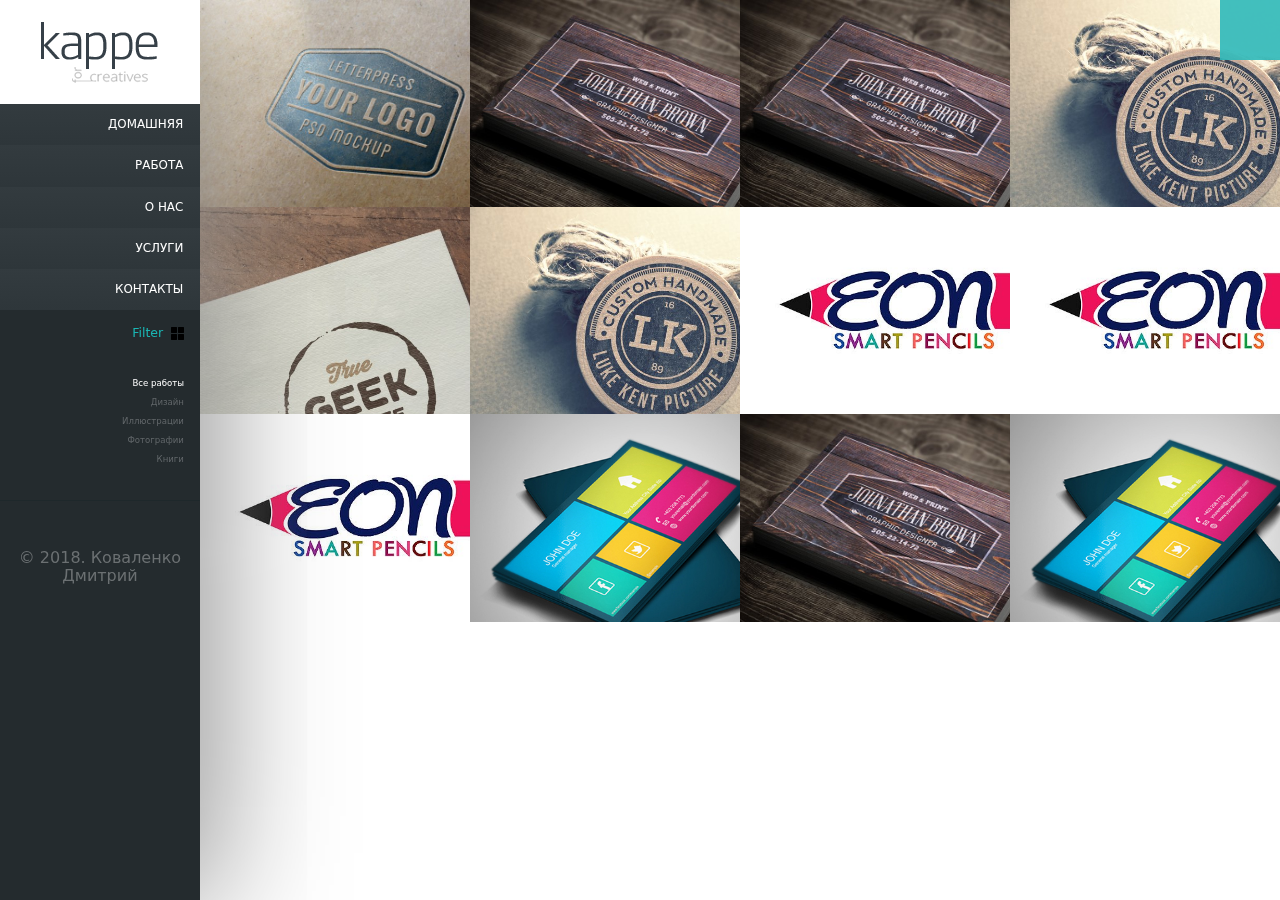
<file: arx/index.html>
<!DOCTYPE html>
<html lang="en">
<head>
    <meta charset="UTF-8">
    <meta name="viewport" content="width=device-width, initial-scale=1.0">
    <meta http-equiv="X-UA-Compatible" content="ie=edge">
    <link rel="stylesheet" href="https://use.fontawesome.com/releases/v5.5.0/css/all.css" integrity="sha384-B4dIYHKNBt8Bc12p+WXckhzcICo0wtJAoU8YZTY5qE0Id1GSseTk6S+L3BlXeVIU" crossorigin="anonymous">
    <link rel="stylesheet" href="css/normalize.css">
    <link rel="stylesheet" href="css/style.css">
    <title>Портфолио</title>
</head>
<body>

    <header сlass="flex__jcontent_start">
        <div id="logo" class="main_flex__nowrap flex__jcontent_center flex__align-items_center">
            <img src="img/logo.png" alt="">
        </div>
        <nav id="main_nav">
            <li> <a href="#">Домашняя</a></li>
            <li><a href="#">Работа</a></li>
            <li><a href="#">О нас</a></li>
            <li><a href="#">Услуги</a></li>
            <li><a href="#">Контакты</a></li>
        </nav>
        <div id="filter">
            <div id="title_filter" class="main_flex__nowrap flex__jcontent_end flex__align-content_center flex__align-items_center">Filter
                <img src="img/grid.svg" alt="">
            </div>
                <ul>
                    <li><a href="#" class="active">Все работы</a></li>
                    <li><a href="#">Дизайн</a></li>
                    <li><a href="#">Иллюстрации</a></li>
                    <li><a href="#">Фотографии</a></li>
                    <li><a href="#">Книги</a></li>
                </ul>  
        </div>

        <div id="soc_bar" class="main_flex__nowrap flex__jcontent_center flex__align-content_center">
            <a href="#"><i class="fab fa-flickr"></i></a>
            <a href="#"><i class="fab fa-vk"></i></a>
            <a href="#"><i class="fab fa-twitter"></i></a>
            <a href="#"><i class="fas fa-rss"></i></a>
        </div>
        <p id="cop">© 2018. Коваленко Дмитрий</p>
    </header>

    <main>
        <div class="work_list main_flex flex__jcontent_start">
            <div class="work_box">
                <img src="img/1.jpg" alt="">
                <a href="#">
                    <h2>Дизайн</h2>
                    <h3>Разработка</h3>
                    <p class="arrow"><svg height="32px" version="1.1" viewBox="0 0 32 32" width="32px" xmlns="http://www.w3.org/2000/svg" xmlns:sketch="http://www.bohemiancoding.com/sketch/ns" xmlns:xlink="http://www.w3.org/1999/xlink"><title/><desc/><defs/><g fill="none" fill-rule="evenodd" id="Page-1" stroke="none" stroke-width="1"><g fill="#157EFB" id="icon-41-target-arrow"><path d="M9,23.7710686 L8,24.7710686 L8,25 L7.88553429,25 L8,25 L8,28 L7,28 L7,25.7710686 L5.70710678,27.0639618 L5,26.356855 L6.35685501,25 L4,25 L4,24 L7.35685501,24 L7.35685501,24 L8.35685501,23 L6,23 L6,22 L9.35685501,22 L14.6784275,16.6784275 L14.6784275,16.6784275 L14,16 L17,15 L16,18 L15.3855343,17.3855343 L10,22.7710686 L10,22.8855343 L10,26 L9,26 L9,23.7710686 L9,23.7710686 Z M7.77893072,21 C6.65384186,19.2744429 6,17.2135779 6,15 C6,8.92486775 10.9248678,4 17,4 C23.0751322,4 28,8.92486775 28,15 C28,21.0751322 23.0751322,26 17,26 C14.7864221,26 12.7255571,25.3461581 11,24.2210693 L11,23.1492426 L11.0852091,23.0640334 C12.741693,24.2810779 14.7868899,25 17,25 C22.5228475,25 27,20.5228475 27,15 C27,9.4771525 22.5228475,5 17,5 C11.4771525,5 7,9.4771525 7,15 C7,17.2274432 7.72826439,19.2847912 8.95967558,20.9469263 L8.90660191,21 L7.77893072,21 L7.77893072,21 L7.77893072,21 Z M14.0032974,15.141915 C14.0011073,15.0948849 14,15.0475717 14,15 C14,13.3431458 15.3431458,12 17,12 C18.6568542,12 20,13.3431458 20,15 C20,16.6568542 18.6568542,18 17,18 C16.9524283,18 16.9051151,17.9988927 16.858085,17.9967026 L17.140303,17.0089396 L17.1551732,16.9940694 C18.1872272,16.9148739 19,16.0523536 19,15 C19,13.8954305 18.1045695,13 17,13 C15.943961,13 15.0790872,13.8184756 15.0051274,14.8556779 L14.0032974,15.141915 L14.0032974,15.141915 L14.0032974,15.141915 Z M11.1148796,18.7917223 C10.4094344,17.6990591 10,16.3973438 10,15 C10,11.1340068 13.1340068,8 17,8 C20.8659932,8 24,11.1340068 24,15 C24,18.8659932 20.8659932,22 17,22 C15.6171294,22 14.3279167,21.5990033 13.2422972,20.9069454 L13.9696255,20.1796171 C14.8589753,20.7010619 15.8945773,21 17,21 C20.3137085,21 23,18.3137085 23,15 C23,11.6862915 20.3137085,9 17,9 C13.6862915,9 11,11.6862915 11,15 C11,16.119998 11.3068733,17.1683219 11.841125,18.065477 L11.1148796,18.7917223 L11.1148796,18.7917223 L11.1148796,18.7917223 Z" id="target-arrow"/></g></g></svg></p>
                </a>
            </div>

            <div class="work_box">
                    <img src="img/2.jpg" alt="">
                    <a href="#">
                        <h2>Дизайн</h2>
                        <h3>Разработка</h3>
                        <p class="arrow"><svg height="32px" version="1.1" viewBox="0 0 32 32" width="32px" xmlns="http://www.w3.org/2000/svg" xmlns:sketch="http://www.bohemiancoding.com/sketch/ns" xmlns:xlink="http://www.w3.org/1999/xlink"><title/><desc/><defs/><g fill="none" fill-rule="evenodd" id="Page-1" stroke="none" stroke-width="1"><g fill="#157EFB" id="icon-41-target-arrow"><path d="M9,23.7710686 L8,24.7710686 L8,25 L7.88553429,25 L8,25 L8,28 L7,28 L7,25.7710686 L5.70710678,27.0639618 L5,26.356855 L6.35685501,25 L4,25 L4,24 L7.35685501,24 L7.35685501,24 L8.35685501,23 L6,23 L6,22 L9.35685501,22 L14.6784275,16.6784275 L14.6784275,16.6784275 L14,16 L17,15 L16,18 L15.3855343,17.3855343 L10,22.7710686 L10,22.8855343 L10,26 L9,26 L9,23.7710686 L9,23.7710686 Z M7.77893072,21 C6.65384186,19.2744429 6,17.2135779 6,15 C6,8.92486775 10.9248678,4 17,4 C23.0751322,4 28,8.92486775 28,15 C28,21.0751322 23.0751322,26 17,26 C14.7864221,26 12.7255571,25.3461581 11,24.2210693 L11,23.1492426 L11.0852091,23.0640334 C12.741693,24.2810779 14.7868899,25 17,25 C22.5228475,25 27,20.5228475 27,15 C27,9.4771525 22.5228475,5 17,5 C11.4771525,5 7,9.4771525 7,15 C7,17.2274432 7.72826439,19.2847912 8.95967558,20.9469263 L8.90660191,21 L7.77893072,21 L7.77893072,21 L7.77893072,21 Z M14.0032974,15.141915 C14.0011073,15.0948849 14,15.0475717 14,15 C14,13.3431458 15.3431458,12 17,12 C18.6568542,12 20,13.3431458 20,15 C20,16.6568542 18.6568542,18 17,18 C16.9524283,18 16.9051151,17.9988927 16.858085,17.9967026 L17.140303,17.0089396 L17.1551732,16.9940694 C18.1872272,16.9148739 19,16.0523536 19,15 C19,13.8954305 18.1045695,13 17,13 C15.943961,13 15.0790872,13.8184756 15.0051274,14.8556779 L14.0032974,15.141915 L14.0032974,15.141915 L14.0032974,15.141915 Z M11.1148796,18.7917223 C10.4094344,17.6990591 10,16.3973438 10,15 C10,11.1340068 13.1340068,8 17,8 C20.8659932,8 24,11.1340068 24,15 C24,18.8659932 20.8659932,22 17,22 C15.6171294,22 14.3279167,21.5990033 13.2422972,20.9069454 L13.9696255,20.1796171 C14.8589753,20.7010619 15.8945773,21 17,21 C20.3137085,21 23,18.3137085 23,15 C23,11.6862915 20.3137085,9 17,9 C13.6862915,9 11,11.6862915 11,15 C11,16.119998 11.3068733,17.1683219 11.841125,18.065477 L11.1148796,18.7917223 L11.1148796,18.7917223 L11.1148796,18.7917223 Z" id="target-arrow"/></g></g></svg></p>
                    </a>
            </div>

            <div class="work_box">
                    <img src="img/2.jpg" alt="">
                    <a href="#">
                        <h2>Дизайн</h2>
                        <h3>Разработка</h3>
                        <p class="arrow"><svg height="32px" version="1.1" viewBox="0 0 32 32" width="32px" xmlns="http://www.w3.org/2000/svg" xmlns:sketch="http://www.bohemiancoding.com/sketch/ns" xmlns:xlink="http://www.w3.org/1999/xlink"><title/><desc/><defs/><g fill="none" fill-rule="evenodd" id="Page-1" stroke="none" stroke-width="1"><g fill="#157EFB" id="icon-41-target-arrow"><path d="M9,23.7710686 L8,24.7710686 L8,25 L7.88553429,25 L8,25 L8,28 L7,28 L7,25.7710686 L5.70710678,27.0639618 L5,26.356855 L6.35685501,25 L4,25 L4,24 L7.35685501,24 L7.35685501,24 L8.35685501,23 L6,23 L6,22 L9.35685501,22 L14.6784275,16.6784275 L14.6784275,16.6784275 L14,16 L17,15 L16,18 L15.3855343,17.3855343 L10,22.7710686 L10,22.8855343 L10,26 L9,26 L9,23.7710686 L9,23.7710686 Z M7.77893072,21 C6.65384186,19.2744429 6,17.2135779 6,15 C6,8.92486775 10.9248678,4 17,4 C23.0751322,4 28,8.92486775 28,15 C28,21.0751322 23.0751322,26 17,26 C14.7864221,26 12.7255571,25.3461581 11,24.2210693 L11,23.1492426 L11.0852091,23.0640334 C12.741693,24.2810779 14.7868899,25 17,25 C22.5228475,25 27,20.5228475 27,15 C27,9.4771525 22.5228475,5 17,5 C11.4771525,5 7,9.4771525 7,15 C7,17.2274432 7.72826439,19.2847912 8.95967558,20.9469263 L8.90660191,21 L7.77893072,21 L7.77893072,21 L7.77893072,21 Z M14.0032974,15.141915 C14.0011073,15.0948849 14,15.0475717 14,15 C14,13.3431458 15.3431458,12 17,12 C18.6568542,12 20,13.3431458 20,15 C20,16.6568542 18.6568542,18 17,18 C16.9524283,18 16.9051151,17.9988927 16.858085,17.9967026 L17.140303,17.0089396 L17.1551732,16.9940694 C18.1872272,16.9148739 19,16.0523536 19,15 C19,13.8954305 18.1045695,13 17,13 C15.943961,13 15.0790872,13.8184756 15.0051274,14.8556779 L14.0032974,15.141915 L14.0032974,15.141915 L14.0032974,15.141915 Z M11.1148796,18.7917223 C10.4094344,17.6990591 10,16.3973438 10,15 C10,11.1340068 13.1340068,8 17,8 C20.8659932,8 24,11.1340068 24,15 C24,18.8659932 20.8659932,22 17,22 C15.6171294,22 14.3279167,21.5990033 13.2422972,20.9069454 L13.9696255,20.1796171 C14.8589753,20.7010619 15.8945773,21 17,21 C20.3137085,21 23,18.3137085 23,15 C23,11.6862915 20.3137085,9 17,9 C13.6862915,9 11,11.6862915 11,15 C11,16.119998 11.3068733,17.1683219 11.841125,18.065477 L11.1148796,18.7917223 L11.1148796,18.7917223 L11.1148796,18.7917223 Z" id="target-arrow"/></g></g></svg></p>
                    </a>
            </div>

            <div class="work_box">
                    <img src="img/4.jpg" alt="">
                    <a href="#">
                        <h2>Дизайн</h2>
                        <h3>Разработка</h3>
                        <p class="arrow"><svg height="32px" version="1.1" viewBox="0 0 32 32" width="32px" xmlns="http://www.w3.org/2000/svg" xmlns:sketch="http://www.bohemiancoding.com/sketch/ns" xmlns:xlink="http://www.w3.org/1999/xlink"><title/><desc/><defs/><g fill="none" fill-rule="evenodd" id="Page-1" stroke="none" stroke-width="1"><g fill="#157EFB" id="icon-41-target-arrow"><path d="M9,23.7710686 L8,24.7710686 L8,25 L7.88553429,25 L8,25 L8,28 L7,28 L7,25.7710686 L5.70710678,27.0639618 L5,26.356855 L6.35685501,25 L4,25 L4,24 L7.35685501,24 L7.35685501,24 L8.35685501,23 L6,23 L6,22 L9.35685501,22 L14.6784275,16.6784275 L14.6784275,16.6784275 L14,16 L17,15 L16,18 L15.3855343,17.3855343 L10,22.7710686 L10,22.8855343 L10,26 L9,26 L9,23.7710686 L9,23.7710686 Z M7.77893072,21 C6.65384186,19.2744429 6,17.2135779 6,15 C6,8.92486775 10.9248678,4 17,4 C23.0751322,4 28,8.92486775 28,15 C28,21.0751322 23.0751322,26 17,26 C14.7864221,26 12.7255571,25.3461581 11,24.2210693 L11,23.1492426 L11.0852091,23.0640334 C12.741693,24.2810779 14.7868899,25 17,25 C22.5228475,25 27,20.5228475 27,15 C27,9.4771525 22.5228475,5 17,5 C11.4771525,5 7,9.4771525 7,15 C7,17.2274432 7.72826439,19.2847912 8.95967558,20.9469263 L8.90660191,21 L7.77893072,21 L7.77893072,21 L7.77893072,21 Z M14.0032974,15.141915 C14.0011073,15.0948849 14,15.0475717 14,15 C14,13.3431458 15.3431458,12 17,12 C18.6568542,12 20,13.3431458 20,15 C20,16.6568542 18.6568542,18 17,18 C16.9524283,18 16.9051151,17.9988927 16.858085,17.9967026 L17.140303,17.0089396 L17.1551732,16.9940694 C18.1872272,16.9148739 19,16.0523536 19,15 C19,13.8954305 18.1045695,13 17,13 C15.943961,13 15.0790872,13.8184756 15.0051274,14.8556779 L14.0032974,15.141915 L14.0032974,15.141915 L14.0032974,15.141915 Z M11.1148796,18.7917223 C10.4094344,17.6990591 10,16.3973438 10,15 C10,11.1340068 13.1340068,8 17,8 C20.8659932,8 24,11.1340068 24,15 C24,18.8659932 20.8659932,22 17,22 C15.6171294,22 14.3279167,21.5990033 13.2422972,20.9069454 L13.9696255,20.1796171 C14.8589753,20.7010619 15.8945773,21 17,21 C20.3137085,21 23,18.3137085 23,15 C23,11.6862915 20.3137085,9 17,9 C13.6862915,9 11,11.6862915 11,15 C11,16.119998 11.3068733,17.1683219 11.841125,18.065477 L11.1148796,18.7917223 L11.1148796,18.7917223 L11.1148796,18.7917223 Z" id="target-arrow"/></g></g></svg></p>
                    </a>
            </div>

            <div class="work_box">
                    <img src="img/5.jpg" alt="">
                    <a href="#">
                        <h2>Дизайн</h2>
                        <h3>Разработка</h3>
                        <p class="arrow"><svg height="32px" version="1.1" viewBox="0 0 32 32" width="32px" xmlns="http://www.w3.org/2000/svg" xmlns:sketch="http://www.bohemiancoding.com/sketch/ns" xmlns:xlink="http://www.w3.org/1999/xlink"><title/><desc/><defs/><g fill="none" fill-rule="evenodd" id="Page-1" stroke="none" stroke-width="1"><g fill="#157EFB" id="icon-41-target-arrow"><path d="M9,23.7710686 L8,24.7710686 L8,25 L7.88553429,25 L8,25 L8,28 L7,28 L7,25.7710686 L5.70710678,27.0639618 L5,26.356855 L6.35685501,25 L4,25 L4,24 L7.35685501,24 L7.35685501,24 L8.35685501,23 L6,23 L6,22 L9.35685501,22 L14.6784275,16.6784275 L14.6784275,16.6784275 L14,16 L17,15 L16,18 L15.3855343,17.3855343 L10,22.7710686 L10,22.8855343 L10,26 L9,26 L9,23.7710686 L9,23.7710686 Z M7.77893072,21 C6.65384186,19.2744429 6,17.2135779 6,15 C6,8.92486775 10.9248678,4 17,4 C23.0751322,4 28,8.92486775 28,15 C28,21.0751322 23.0751322,26 17,26 C14.7864221,26 12.7255571,25.3461581 11,24.2210693 L11,23.1492426 L11.0852091,23.0640334 C12.741693,24.2810779 14.7868899,25 17,25 C22.5228475,25 27,20.5228475 27,15 C27,9.4771525 22.5228475,5 17,5 C11.4771525,5 7,9.4771525 7,15 C7,17.2274432 7.72826439,19.2847912 8.95967558,20.9469263 L8.90660191,21 L7.77893072,21 L7.77893072,21 L7.77893072,21 Z M14.0032974,15.141915 C14.0011073,15.0948849 14,15.0475717 14,15 C14,13.3431458 15.3431458,12 17,12 C18.6568542,12 20,13.3431458 20,15 C20,16.6568542 18.6568542,18 17,18 C16.9524283,18 16.9051151,17.9988927 16.858085,17.9967026 L17.140303,17.0089396 L17.1551732,16.9940694 C18.1872272,16.9148739 19,16.0523536 19,15 C19,13.8954305 18.1045695,13 17,13 C15.943961,13 15.0790872,13.8184756 15.0051274,14.8556779 L14.0032974,15.141915 L14.0032974,15.141915 L14.0032974,15.141915 Z M11.1148796,18.7917223 C10.4094344,17.6990591 10,16.3973438 10,15 C10,11.1340068 13.1340068,8 17,8 C20.8659932,8 24,11.1340068 24,15 C24,18.8659932 20.8659932,22 17,22 C15.6171294,22 14.3279167,21.5990033 13.2422972,20.9069454 L13.9696255,20.1796171 C14.8589753,20.7010619 15.8945773,21 17,21 C20.3137085,21 23,18.3137085 23,15 C23,11.6862915 20.3137085,9 17,9 C13.6862915,9 11,11.6862915 11,15 C11,16.119998 11.3068733,17.1683219 11.841125,18.065477 L11.1148796,18.7917223 L11.1148796,18.7917223 L11.1148796,18.7917223 Z" id="target-arrow"/></g></g></svg></p>
                    </a>
            </div>

            <div class="work_box">
                    <img src="img/4.jpg" alt="">
                    <a href="#">
                        <h2>Дизайн</h2>
                        <h3>Разработка</h3>
                        <p class="arrow"><svg height="32px" version="1.1" viewBox="0 0 32 32" width="32px" xmlns="http://www.w3.org/2000/svg" xmlns:sketch="http://www.bohemiancoding.com/sketch/ns" xmlns:xlink="http://www.w3.org/1999/xlink"><title/><desc/><defs/><g fill="none" fill-rule="evenodd" id="Page-1" stroke="none" stroke-width="1"><g fill="#157EFB" id="icon-41-target-arrow"><path d="M9,23.7710686 L8,24.7710686 L8,25 L7.88553429,25 L8,25 L8,28 L7,28 L7,25.7710686 L5.70710678,27.0639618 L5,26.356855 L6.35685501,25 L4,25 L4,24 L7.35685501,24 L7.35685501,24 L8.35685501,23 L6,23 L6,22 L9.35685501,22 L14.6784275,16.6784275 L14.6784275,16.6784275 L14,16 L17,15 L16,18 L15.3855343,17.3855343 L10,22.7710686 L10,22.8855343 L10,26 L9,26 L9,23.7710686 L9,23.7710686 Z M7.77893072,21 C6.65384186,19.2744429 6,17.2135779 6,15 C6,8.92486775 10.9248678,4 17,4 C23.0751322,4 28,8.92486775 28,15 C28,21.0751322 23.0751322,26 17,26 C14.7864221,26 12.7255571,25.3461581 11,24.2210693 L11,23.1492426 L11.0852091,23.0640334 C12.741693,24.2810779 14.7868899,25 17,25 C22.5228475,25 27,20.5228475 27,15 C27,9.4771525 22.5228475,5 17,5 C11.4771525,5 7,9.4771525 7,15 C7,17.2274432 7.72826439,19.2847912 8.95967558,20.9469263 L8.90660191,21 L7.77893072,21 L7.77893072,21 L7.77893072,21 Z M14.0032974,15.141915 C14.0011073,15.0948849 14,15.0475717 14,15 C14,13.3431458 15.3431458,12 17,12 C18.6568542,12 20,13.3431458 20,15 C20,16.6568542 18.6568542,18 17,18 C16.9524283,18 16.9051151,17.9988927 16.858085,17.9967026 L17.140303,17.0089396 L17.1551732,16.9940694 C18.1872272,16.9148739 19,16.0523536 19,15 C19,13.8954305 18.1045695,13 17,13 C15.943961,13 15.0790872,13.8184756 15.0051274,14.8556779 L14.0032974,15.141915 L14.0032974,15.141915 L14.0032974,15.141915 Z M11.1148796,18.7917223 C10.4094344,17.6990591 10,16.3973438 10,15 C10,11.1340068 13.1340068,8 17,8 C20.8659932,8 24,11.1340068 24,15 C24,18.8659932 20.8659932,22 17,22 C15.6171294,22 14.3279167,21.5990033 13.2422972,20.9069454 L13.9696255,20.1796171 C14.8589753,20.7010619 15.8945773,21 17,21 C20.3137085,21 23,18.3137085 23,15 C23,11.6862915 20.3137085,9 17,9 C13.6862915,9 11,11.6862915 11,15 C11,16.119998 11.3068733,17.1683219 11.841125,18.065477 L11.1148796,18.7917223 L11.1148796,18.7917223 L11.1148796,18.7917223 Z" id="target-arrow"/></g></g></svg></p>
                    </a>
            </div>

            <div class="work_box">
                    <img src="img/7.jpg" alt="">
                    <a href="#">
                        <h2>Дизайн</h2>
                        <h3>Разработка</h3>
                        <p class="arrow"><svg height="32px" version="1.1" viewBox="0 0 32 32" width="32px" xmlns="http://www.w3.org/2000/svg" xmlns:sketch="http://www.bohemiancoding.com/sketch/ns" xmlns:xlink="http://www.w3.org/1999/xlink"><title/><desc/><defs/><g fill="none" fill-rule="evenodd" id="Page-1" stroke="none" stroke-width="1"><g fill="#157EFB" id="icon-41-target-arrow"><path d="M9,23.7710686 L8,24.7710686 L8,25 L7.88553429,25 L8,25 L8,28 L7,28 L7,25.7710686 L5.70710678,27.0639618 L5,26.356855 L6.35685501,25 L4,25 L4,24 L7.35685501,24 L7.35685501,24 L8.35685501,23 L6,23 L6,22 L9.35685501,22 L14.6784275,16.6784275 L14.6784275,16.6784275 L14,16 L17,15 L16,18 L15.3855343,17.3855343 L10,22.7710686 L10,22.8855343 L10,26 L9,26 L9,23.7710686 L9,23.7710686 Z M7.77893072,21 C6.65384186,19.2744429 6,17.2135779 6,15 C6,8.92486775 10.9248678,4 17,4 C23.0751322,4 28,8.92486775 28,15 C28,21.0751322 23.0751322,26 17,26 C14.7864221,26 12.7255571,25.3461581 11,24.2210693 L11,23.1492426 L11.0852091,23.0640334 C12.741693,24.2810779 14.7868899,25 17,25 C22.5228475,25 27,20.5228475 27,15 C27,9.4771525 22.5228475,5 17,5 C11.4771525,5 7,9.4771525 7,15 C7,17.2274432 7.72826439,19.2847912 8.95967558,20.9469263 L8.90660191,21 L7.77893072,21 L7.77893072,21 L7.77893072,21 Z M14.0032974,15.141915 C14.0011073,15.0948849 14,15.0475717 14,15 C14,13.3431458 15.3431458,12 17,12 C18.6568542,12 20,13.3431458 20,15 C20,16.6568542 18.6568542,18 17,18 C16.9524283,18 16.9051151,17.9988927 16.858085,17.9967026 L17.140303,17.0089396 L17.1551732,16.9940694 C18.1872272,16.9148739 19,16.0523536 19,15 C19,13.8954305 18.1045695,13 17,13 C15.943961,13 15.0790872,13.8184756 15.0051274,14.8556779 L14.0032974,15.141915 L14.0032974,15.141915 L14.0032974,15.141915 Z M11.1148796,18.7917223 C10.4094344,17.6990591 10,16.3973438 10,15 C10,11.1340068 13.1340068,8 17,8 C20.8659932,8 24,11.1340068 24,15 C24,18.8659932 20.8659932,22 17,22 C15.6171294,22 14.3279167,21.5990033 13.2422972,20.9069454 L13.9696255,20.1796171 C14.8589753,20.7010619 15.8945773,21 17,21 C20.3137085,21 23,18.3137085 23,15 C23,11.6862915 20.3137085,9 17,9 C13.6862915,9 11,11.6862915 11,15 C11,16.119998 11.3068733,17.1683219 11.841125,18.065477 L11.1148796,18.7917223 L11.1148796,18.7917223 L11.1148796,18.7917223 Z" id="target-arrow"/></g></g></svg></p>
                    </a>
            </div>

            <div class="work_box">
                    <img src="img/7.jpg" alt="">
                    <a href="#">
                        <h2>Дизайн</h2>
                        <h3>Разработка</h3>
                        <p class="arrow"><svg height="32px" version="1.1" viewBox="0 0 32 32" width="32px" xmlns="http://www.w3.org/2000/svg" xmlns:sketch="http://www.bohemiancoding.com/sketch/ns" xmlns:xlink="http://www.w3.org/1999/xlink"><title/><desc/><defs/><g fill="none" fill-rule="evenodd" id="Page-1" stroke="none" stroke-width="1"><g fill="#157EFB" id="icon-41-target-arrow"><path d="M9,23.7710686 L8,24.7710686 L8,25 L7.88553429,25 L8,25 L8,28 L7,28 L7,25.7710686 L5.70710678,27.0639618 L5,26.356855 L6.35685501,25 L4,25 L4,24 L7.35685501,24 L7.35685501,24 L8.35685501,23 L6,23 L6,22 L9.35685501,22 L14.6784275,16.6784275 L14.6784275,16.6784275 L14,16 L17,15 L16,18 L15.3855343,17.3855343 L10,22.7710686 L10,22.8855343 L10,26 L9,26 L9,23.7710686 L9,23.7710686 Z M7.77893072,21 C6.65384186,19.2744429 6,17.2135779 6,15 C6,8.92486775 10.9248678,4 17,4 C23.0751322,4 28,8.92486775 28,15 C28,21.0751322 23.0751322,26 17,26 C14.7864221,26 12.7255571,25.3461581 11,24.2210693 L11,23.1492426 L11.0852091,23.0640334 C12.741693,24.2810779 14.7868899,25 17,25 C22.5228475,25 27,20.5228475 27,15 C27,9.4771525 22.5228475,5 17,5 C11.4771525,5 7,9.4771525 7,15 C7,17.2274432 7.72826439,19.2847912 8.95967558,20.9469263 L8.90660191,21 L7.77893072,21 L7.77893072,21 L7.77893072,21 Z M14.0032974,15.141915 C14.0011073,15.0948849 14,15.0475717 14,15 C14,13.3431458 15.3431458,12 17,12 C18.6568542,12 20,13.3431458 20,15 C20,16.6568542 18.6568542,18 17,18 C16.9524283,18 16.9051151,17.9988927 16.858085,17.9967026 L17.140303,17.0089396 L17.1551732,16.9940694 C18.1872272,16.9148739 19,16.0523536 19,15 C19,13.8954305 18.1045695,13 17,13 C15.943961,13 15.0790872,13.8184756 15.0051274,14.8556779 L14.0032974,15.141915 L14.0032974,15.141915 L14.0032974,15.141915 Z M11.1148796,18.7917223 C10.4094344,17.6990591 10,16.3973438 10,15 C10,11.1340068 13.1340068,8 17,8 C20.8659932,8 24,11.1340068 24,15 C24,18.8659932 20.8659932,22 17,22 C15.6171294,22 14.3279167,21.5990033 13.2422972,20.9069454 L13.9696255,20.1796171 C14.8589753,20.7010619 15.8945773,21 17,21 C20.3137085,21 23,18.3137085 23,15 C23,11.6862915 20.3137085,9 17,9 C13.6862915,9 11,11.6862915 11,15 C11,16.119998 11.3068733,17.1683219 11.841125,18.065477 L11.1148796,18.7917223 L11.1148796,18.7917223 L11.1148796,18.7917223 Z" id="target-arrow"/></g></g></svg></p>
                    </a>
            </div>

            <div class="work_box">
                    <img src="img/7.jpg" alt="">
                    <a href="#">
                        <h2>Дизайн</h2>
                        <h3>Разработка</h3>
                        <p class="arrow"><svg height="32px" version="1.1" viewBox="0 0 32 32" width="32px" xmlns="http://www.w3.org/2000/svg" xmlns:sketch="http://www.bohemiancoding.com/sketch/ns" xmlns:xlink="http://www.w3.org/1999/xlink"><title/><desc/><defs/><g fill="none" fill-rule="evenodd" id="Page-1" stroke="none" stroke-width="1"><g fill="#157EFB" id="icon-41-target-arrow"><path d="M9,23.7710686 L8,24.7710686 L8,25 L7.88553429,25 L8,25 L8,28 L7,28 L7,25.7710686 L5.70710678,27.0639618 L5,26.356855 L6.35685501,25 L4,25 L4,24 L7.35685501,24 L7.35685501,24 L8.35685501,23 L6,23 L6,22 L9.35685501,22 L14.6784275,16.6784275 L14.6784275,16.6784275 L14,16 L17,15 L16,18 L15.3855343,17.3855343 L10,22.7710686 L10,22.8855343 L10,26 L9,26 L9,23.7710686 L9,23.7710686 Z M7.77893072,21 C6.65384186,19.2744429 6,17.2135779 6,15 C6,8.92486775 10.9248678,4 17,4 C23.0751322,4 28,8.92486775 28,15 C28,21.0751322 23.0751322,26 17,26 C14.7864221,26 12.7255571,25.3461581 11,24.2210693 L11,23.1492426 L11.0852091,23.0640334 C12.741693,24.2810779 14.7868899,25 17,25 C22.5228475,25 27,20.5228475 27,15 C27,9.4771525 22.5228475,5 17,5 C11.4771525,5 7,9.4771525 7,15 C7,17.2274432 7.72826439,19.2847912 8.95967558,20.9469263 L8.90660191,21 L7.77893072,21 L7.77893072,21 L7.77893072,21 Z M14.0032974,15.141915 C14.0011073,15.0948849 14,15.0475717 14,15 C14,13.3431458 15.3431458,12 17,12 C18.6568542,12 20,13.3431458 20,15 C20,16.6568542 18.6568542,18 17,18 C16.9524283,18 16.9051151,17.9988927 16.858085,17.9967026 L17.140303,17.0089396 L17.1551732,16.9940694 C18.1872272,16.9148739 19,16.0523536 19,15 C19,13.8954305 18.1045695,13 17,13 C15.943961,13 15.0790872,13.8184756 15.0051274,14.8556779 L14.0032974,15.141915 L14.0032974,15.141915 L14.0032974,15.141915 Z M11.1148796,18.7917223 C10.4094344,17.6990591 10,16.3973438 10,15 C10,11.1340068 13.1340068,8 17,8 C20.8659932,8 24,11.1340068 24,15 C24,18.8659932 20.8659932,22 17,22 C15.6171294,22 14.3279167,21.5990033 13.2422972,20.9069454 L13.9696255,20.1796171 C14.8589753,20.7010619 15.8945773,21 17,21 C20.3137085,21 23,18.3137085 23,15 C23,11.6862915 20.3137085,9 17,9 C13.6862915,9 11,11.6862915 11,15 C11,16.119998 11.3068733,17.1683219 11.841125,18.065477 L11.1148796,18.7917223 L11.1148796,18.7917223 L11.1148796,18.7917223 Z" id="target-arrow"/></g></g></svg></p>
                    </a>
            </div>

            <div class="work_box">
                    <img src="img/10.jpg" alt="">
                    <a href="#">
                        <h2>Дизайн</h2>
                        <h3>Разработка</h3>
                        <p class="arrow"><svg height="32px" version="1.1" viewBox="0 0 32 32" width="32px" xmlns="http://www.w3.org/2000/svg" xmlns:sketch="http://www.bohemiancoding.com/sketch/ns" xmlns:xlink="http://www.w3.org/1999/xlink"><title/><desc/><defs/><g fill="none" fill-rule="evenodd" id="Page-1" stroke="none" stroke-width="1"><g fill="#157EFB" id="icon-41-target-arrow"><path d="M9,23.7710686 L8,24.7710686 L8,25 L7.88553429,25 L8,25 L8,28 L7,28 L7,25.7710686 L5.70710678,27.0639618 L5,26.356855 L6.35685501,25 L4,25 L4,24 L7.35685501,24 L7.35685501,24 L8.35685501,23 L6,23 L6,22 L9.35685501,22 L14.6784275,16.6784275 L14.6784275,16.6784275 L14,16 L17,15 L16,18 L15.3855343,17.3855343 L10,22.7710686 L10,22.8855343 L10,26 L9,26 L9,23.7710686 L9,23.7710686 Z M7.77893072,21 C6.65384186,19.2744429 6,17.2135779 6,15 C6,8.92486775 10.9248678,4 17,4 C23.0751322,4 28,8.92486775 28,15 C28,21.0751322 23.0751322,26 17,26 C14.7864221,26 12.7255571,25.3461581 11,24.2210693 L11,23.1492426 L11.0852091,23.0640334 C12.741693,24.2810779 14.7868899,25 17,25 C22.5228475,25 27,20.5228475 27,15 C27,9.4771525 22.5228475,5 17,5 C11.4771525,5 7,9.4771525 7,15 C7,17.2274432 7.72826439,19.2847912 8.95967558,20.9469263 L8.90660191,21 L7.77893072,21 L7.77893072,21 L7.77893072,21 Z M14.0032974,15.141915 C14.0011073,15.0948849 14,15.0475717 14,15 C14,13.3431458 15.3431458,12 17,12 C18.6568542,12 20,13.3431458 20,15 C20,16.6568542 18.6568542,18 17,18 C16.9524283,18 16.9051151,17.9988927 16.858085,17.9967026 L17.140303,17.0089396 L17.1551732,16.9940694 C18.1872272,16.9148739 19,16.0523536 19,15 C19,13.8954305 18.1045695,13 17,13 C15.943961,13 15.0790872,13.8184756 15.0051274,14.8556779 L14.0032974,15.141915 L14.0032974,15.141915 L14.0032974,15.141915 Z M11.1148796,18.7917223 C10.4094344,17.6990591 10,16.3973438 10,15 C10,11.1340068 13.1340068,8 17,8 C20.8659932,8 24,11.1340068 24,15 C24,18.8659932 20.8659932,22 17,22 C15.6171294,22 14.3279167,21.5990033 13.2422972,20.9069454 L13.9696255,20.1796171 C14.8589753,20.7010619 15.8945773,21 17,21 C20.3137085,21 23,18.3137085 23,15 C23,11.6862915 20.3137085,9 17,9 C13.6862915,9 11,11.6862915 11,15 C11,16.119998 11.3068733,17.1683219 11.841125,18.065477 L11.1148796,18.7917223 L11.1148796,18.7917223 L11.1148796,18.7917223 Z" id="target-arrow"/></g></g></svg></p>
                    </a>
            </div>

            <div class="work_box">
                    <img src="img/2.jpg" alt="">
                    <a href="#">
                        <h2>Дизайн</h2>
                        <h3>Разработка</h3>
                        <p class="arrow"><svg height="32px" version="1.1" viewBox="0 0 32 32" width="32px" xmlns="http://www.w3.org/2000/svg" xmlns:sketch="http://www.bohemiancoding.com/sketch/ns" xmlns:xlink="http://www.w3.org/1999/xlink"><title/><desc/><defs/><g fill="none" fill-rule="evenodd" id="Page-1" stroke="none" stroke-width="1"><g fill="#157EFB" id="icon-41-target-arrow"><path d="M9,23.7710686 L8,24.7710686 L8,25 L7.88553429,25 L8,25 L8,28 L7,28 L7,25.7710686 L5.70710678,27.0639618 L5,26.356855 L6.35685501,25 L4,25 L4,24 L7.35685501,24 L7.35685501,24 L8.35685501,23 L6,23 L6,22 L9.35685501,22 L14.6784275,16.6784275 L14.6784275,16.6784275 L14,16 L17,15 L16,18 L15.3855343,17.3855343 L10,22.7710686 L10,22.8855343 L10,26 L9,26 L9,23.7710686 L9,23.7710686 Z M7.77893072,21 C6.65384186,19.2744429 6,17.2135779 6,15 C6,8.92486775 10.9248678,4 17,4 C23.0751322,4 28,8.92486775 28,15 C28,21.0751322 23.0751322,26 17,26 C14.7864221,26 12.7255571,25.3461581 11,24.2210693 L11,23.1492426 L11.0852091,23.0640334 C12.741693,24.2810779 14.7868899,25 17,25 C22.5228475,25 27,20.5228475 27,15 C27,9.4771525 22.5228475,5 17,5 C11.4771525,5 7,9.4771525 7,15 C7,17.2274432 7.72826439,19.2847912 8.95967558,20.9469263 L8.90660191,21 L7.77893072,21 L7.77893072,21 L7.77893072,21 Z M14.0032974,15.141915 C14.0011073,15.0948849 14,15.0475717 14,15 C14,13.3431458 15.3431458,12 17,12 C18.6568542,12 20,13.3431458 20,15 C20,16.6568542 18.6568542,18 17,18 C16.9524283,18 16.9051151,17.9988927 16.858085,17.9967026 L17.140303,17.0089396 L17.1551732,16.9940694 C18.1872272,16.9148739 19,16.0523536 19,15 C19,13.8954305 18.1045695,13 17,13 C15.943961,13 15.0790872,13.8184756 15.0051274,14.8556779 L14.0032974,15.141915 L14.0032974,15.141915 L14.0032974,15.141915 Z M11.1148796,18.7917223 C10.4094344,17.6990591 10,16.3973438 10,15 C10,11.1340068 13.1340068,8 17,8 C20.8659932,8 24,11.1340068 24,15 C24,18.8659932 20.8659932,22 17,22 C15.6171294,22 14.3279167,21.5990033 13.2422972,20.9069454 L13.9696255,20.1796171 C14.8589753,20.7010619 15.8945773,21 17,21 C20.3137085,21 23,18.3137085 23,15 C23,11.6862915 20.3137085,9 17,9 C13.6862915,9 11,11.6862915 11,15 C11,16.119998 11.3068733,17.1683219 11.841125,18.065477 L11.1148796,18.7917223 L11.1148796,18.7917223 L11.1148796,18.7917223 Z" id="target-arrow"/></g></g></svg></p>
                    </a>
            </div>

            <div class="work_box">
                    <img src="img/10.jpg" alt="">
                    <a href="#">
                        <h2>Дизайн</h2>
                        <h3>Разработка</h3>
                        <p class="arrow"><svg height="32px" version="1.1" viewBox="0 0 32 32" width="32px" xmlns="http://www.w3.org/2000/svg" xmlns:sketch="http://www.bohemiancoding.com/sketch/ns" xmlns:xlink="http://www.w3.org/1999/xlink"><title/><desc/><defs/><g fill="none" fill-rule="evenodd" id="Page-1" stroke="none" stroke-width="1"><g fill="#157EFB" id="icon-41-target-arrow"><path d="M9,23.7710686 L8,24.7710686 L8,25 L7.88553429,25 L8,25 L8,28 L7,28 L7,25.7710686 L5.70710678,27.0639618 L5,26.356855 L6.35685501,25 L4,25 L4,24 L7.35685501,24 L7.35685501,24 L8.35685501,23 L6,23 L6,22 L9.35685501,22 L14.6784275,16.6784275 L14.6784275,16.6784275 L14,16 L17,15 L16,18 L15.3855343,17.3855343 L10,22.7710686 L10,22.8855343 L10,26 L9,26 L9,23.7710686 L9,23.7710686 Z M7.77893072,21 C6.65384186,19.2744429 6,17.2135779 6,15 C6,8.92486775 10.9248678,4 17,4 C23.0751322,4 28,8.92486775 28,15 C28,21.0751322 23.0751322,26 17,26 C14.7864221,26 12.7255571,25.3461581 11,24.2210693 L11,23.1492426 L11.0852091,23.0640334 C12.741693,24.2810779 14.7868899,25 17,25 C22.5228475,25 27,20.5228475 27,15 C27,9.4771525 22.5228475,5 17,5 C11.4771525,5 7,9.4771525 7,15 C7,17.2274432 7.72826439,19.2847912 8.95967558,20.9469263 L8.90660191,21 L7.77893072,21 L7.77893072,21 L7.77893072,21 Z M14.0032974,15.141915 C14.0011073,15.0948849 14,15.0475717 14,15 C14,13.3431458 15.3431458,12 17,12 C18.6568542,12 20,13.3431458 20,15 C20,16.6568542 18.6568542,18 17,18 C16.9524283,18 16.9051151,17.9988927 16.858085,17.9967026 L17.140303,17.0089396 L17.1551732,16.9940694 C18.1872272,16.9148739 19,16.0523536 19,15 C19,13.8954305 18.1045695,13 17,13 C15.943961,13 15.0790872,13.8184756 15.0051274,14.8556779 L14.0032974,15.141915 L14.0032974,15.141915 L14.0032974,15.141915 Z M11.1148796,18.7917223 C10.4094344,17.6990591 10,16.3973438 10,15 C10,11.1340068 13.1340068,8 17,8 C20.8659932,8 24,11.1340068 24,15 C24,18.8659932 20.8659932,22 17,22 C15.6171294,22 14.3279167,21.5990033 13.2422972,20.9069454 L13.9696255,20.1796171 C14.8589753,20.7010619 15.8945773,21 17,21 C20.3137085,21 23,18.3137085 23,15 C23,11.6862915 20.3137085,9 17,9 C13.6862915,9 11,11.6862915 11,15 C11,16.119998 11.3068733,17.1683219 11.841125,18.065477 L11.1148796,18.7917223 L11.1148796,18.7917223 L11.1148796,18.7917223 Z" id="target-arrow"/></g></g></svg></p>
                    </a>
            </div>

                
        </div>
    </main>
    <div id="info">
        <svg version="1.1" viewBox="0 0 32 32" xmlns="http://www.w3.org/2000/svg"><path d="M1152 1376v-160q0-14-9-23t-23-9h-96v-512q0-14-9-23t-23-9h-320q-14 0-23 9t-9 23v160q0 14 9 23t23 9h96v320h-96q-14 0-23 9t-9 23v160q0 14 9 23t23 9h448q14 0 23-9t9-23zm-128-896v-160q0-14-9-23t-23-9h-192q-14 0-23 9t-9 23v160q0 14 9 23t23 9h192q14 0 23-9t9-23zm640 416q0 209-103 385.5t-279.5 279.5-385.5 103-385.5-103-279.5-279.5-103-385.5 103-385.5 279.5-279.5 385.5-103 385.5 103 279.5 279.5 103 385.5z"/></svg>
    </div>
</body>
</html>
</file>
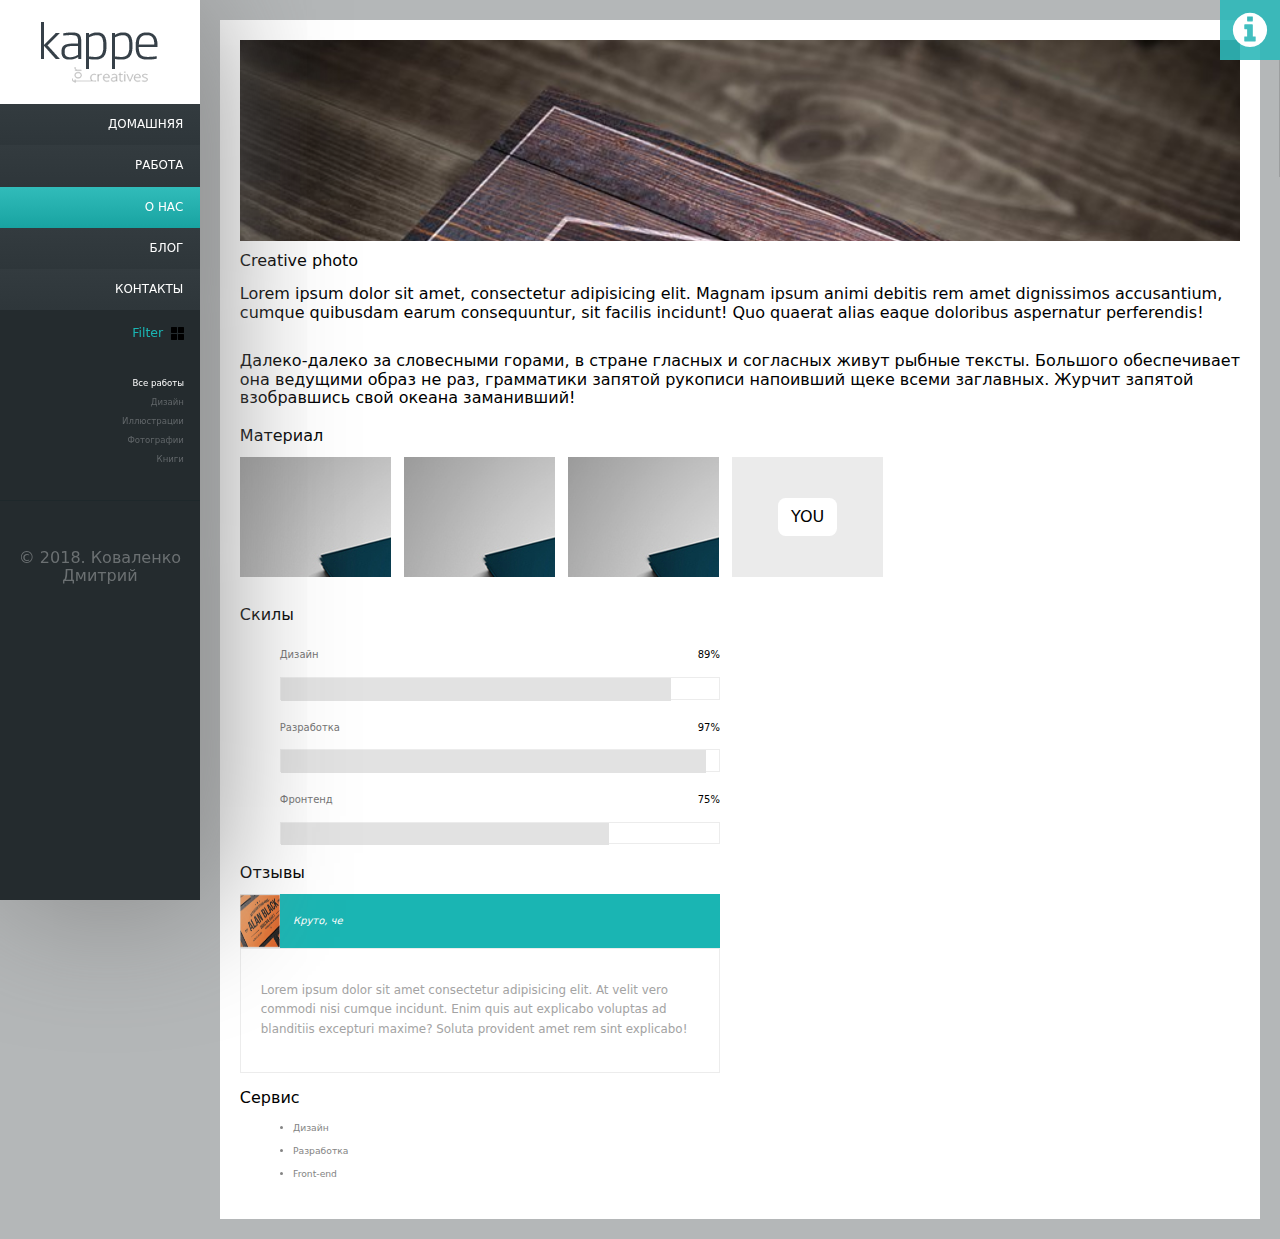
<file: about.html>
<!DOCTYPE html>
<html lang="en">
<head>
    <meta charset="UTF-8">
    <meta name="viewport" content="width=device-width, initial-scale=1.0">
    <meta http-equiv="X-UA-Compatible" content="ie=edge">
    <link rel="stylesheet" href="https://use.fontawesome.com/releases/v5.5.0/css/all.css" integrity="sha384-B4dIYHKNBt8Bc12p+WXckhzcICo0wtJAoU8YZTY5qE0Id1GSseTk6S+L3BlXeVIU" crossorigin="anonymous">
    <link rel="stylesheet" href="css/normalize.css">
    <link rel="stylesheet" href="css/style.css">
    <script src="js/jquery-3.3.1.min.js"></script>
    <title>Работа</title>
</head>
<body>

    <div id="info_box">
        <ul>
            <li>
                    <svg version="1.1" viewBox="0 0 50 50" xml:space="preserve" xmlns="http://www.w3.org/2000/svg" xmlns:xlink="http://www.w3.org/1999/xlink"><path d="M30.217,35.252c0,0,4.049-2.318,5.109-2.875  c1.057-0.559,2.152-0.7,2.817-0.294c1.007,0.616,9.463,6.241,10.175,6.739c0.712,0.499,1.055,1.924,0.076,3.32  c-0.975,1.396-5.473,6.916-7.379,6.857c-1.909-0.062-9.846-0.236-24.813-15.207C1.238,18.826,1.061,10.887,1,8.978  C0.939,7.07,6.459,2.571,7.855,1.595c1.398-0.975,2.825-0.608,3.321,0.078c0.564,0.781,6.124,9.21,6.736,10.176  c0.419,0.66,0.265,1.761-0.294,2.819c-0.556,1.06-2.874,5.109-2.874,5.109s1.634,2.787,7.16,8.312  C27.431,33.615,30.217,35.252,30.217,35.252z" stroke="#000000" stroke-miterlimit="10" stroke-width="2"/></svg>
                    (918)772-03-22
            </li>
            <li>
                    <svg version="1.1" viewBox="0 0 32 32" xml:space="preserve" xmlns="http://www.w3.org/2000/svg" xmlns:xlink="http://www.w3.org/1999/xlink"><g><path d="M4.274,8.663l10.034,7.948c0.455,0.36,1.082,0.52,1.691,0.49c0.609,0.029,1.236-0.13,1.691-0.49   l10.034-7.948c0.802-0.634,0.62-1.152-0.4-1.152H16H4.675C3.654,7.511,3.473,8.029,4.274,8.663z"/><path d="M28.448,10.76l-10.965,8.324c-0.41,0.309-0.947,0.459-1.483,0.453c-0.536,0.006-1.073-0.145-1.483-0.453   L3.552,10.76c-0.814-0.617-1.48-0.286-1.48,0.735v13.659c0,1.021,0.836,1.856,1.857,1.856H16h12.071   c1.021,0,1.857-0.836,1.857-1.856V11.495C29.929,10.474,29.263,10.143,28.448,10.76z"/></g></svg>
                dimboss@list.ru</li>
            <li>
                <svg version="1.1" viewBox="0 0 512 512" xml:space="preserve" xmlns="http://www.w3.org/2000/svg" xmlns:xlink="http://www.w3.org/1999/xlink"><g><path d="M6,246.6h127.3c0.9-37.4,6.9-73.9,17.7-108.8c-31.4-8.6-61.9-21.1-90.9-37.5C28,140.8,8,191.4,6,246.6z" id="XMLID_16_"/><path d="M133.3,265.4H6c2,55.2,22,105.8,54.1,146.2c28.9-16.4,59.5-28.9,90.9-37.5   C140.2,339.4,134.1,302.8,133.3,265.4z" id="XMLID_15_"/><path d="M246.6,265.4h-94.4c0.9,35.8,6.7,70.8,17.2,104.2c25.4-5.6,51.3-8.8,77.2-9.4V265.4z" id="XMLID_14_"/><path d="M246.6,246.6v-94.8c-25.9-0.6-51.8-3.8-77.2-9.4c-10.5,33.4-16.4,68.4-17.2,104.2H246.6z" id="XMLID_13_"/><path d="M246.6,379.1c-23.8,0.6-47.6,3.4-71,8.5c16,43.1,39.9,83.1,71,118.3V379.1z" id="XMLID_12_"/><path d="M342.4,142.4c-25.3,5.6-51.1,8.7-77,9.3v94.8h94.2C358.8,211.4,353,176.3,342.4,142.4z" id="XMLID_11_"/><path d="M265.4,132.9c23.8-0.6,47.5-3.4,70.8-8.4c-15.7-42.5-39.3-82.7-70.8-118.3V132.9z" id="XMLID_10_"/><path d="M246.6,132.9V6.1c-31.1,35.2-55,75.2-71,118.3C198.9,129.4,222.7,132.3,246.6,132.9z" id="XMLID_9_"/><path d="M157,119.9c14.6-40.1,35.8-77.7,62.9-111.5c-57.8,8.4-109.2,36.5-147.2,77.3C99.6,100.6,127.9,112,157,119.9   z" id="XMLID_8_"/><path d="M157,392.1c-29.1,7.8-57.4,19.2-84.3,34.1c37.9,40.8,89.4,69,147.2,77.3C192.8,469.8,171.7,432.2,157,392.1z   " id="XMLID_7_"/><path d="M265.4,379.1v126.8c31.5-35.6,55.1-75.8,70.8-118.3C312.9,382.6,289.2,379.7,265.4,379.1z" id="XMLID_6_"/><path d="M354.7,392.1c-14.4,39.6-35.3,77.3-62.7,111.5c57.8-8.4,109.3-36.5,147.2-77.3   C412.3,411.3,383.9,399.9,354.7,392.1z" id="XMLID_5_"/><path d="M354.7,119.9c29.2-7.9,57.6-19.3,84.6-34.2c-38-40.8-89.4-69-147.2-77.3C319.5,42.6,340.3,80.4,354.7,119.9z   " id="XMLID_4_"/><path d="M265.4,265.4v94.8c25.8,0.6,51.6,3.7,77,9.3c10.6-33.9,16.4-69,17.3-104.2H265.4z" id="XMLID_3_"/><path d="M506,265.4H378.6c-0.9,36.7-6.8,73.3-17.8,108.7c31.5,8.6,62.1,21.1,91.1,37.5   C484,371.2,504,320.6,506,265.4z" id="XMLID_2_"/><path d="M378.6,246.6H506c-2-55.2-22-105.8-54.1-146.2c-29,16.4-59.6,29-91.1,37.5   C371.7,173.2,377.7,209.8,378.6,246.6z" id="XMLID_1_"/></g></svg>
                Кисловодск</li>
        </ul>
    </div>

    <header сlass="flex__jcontent_start">
        <div id="logo" class="main_flex__nowrap flex__jcontent_center flex__align-items_center">
            <img src="img/logo.png" alt="">
        </div>

        <button type="button" id="menu_btn">Меню</button>
        
        <nav id="main_nav">
            <li> <a  href="index.html">Домашняя</a></li>
            <li><a href="work.html">Работа</a></li>
            <li><a href="about.html" class="active" >О нас</a></li>
            <li><a href="blog.html">Блог</a></li>
            <li><a href="contact.html">Контакты</a></li>
        </nav>
        <div id="filter">
            <div id="title_filter" class="main_flex__nowrap flex__jcontent_end flex__align-content_center flex__align-items_center">Filter
                <img src="img/grid.svg" alt="">
            </div>
                <ul>
                    <li><a href="#" class="active">Все работы</a></li>
                    <li><a href="#">Дизайн</a></li>
                    <li><a href="#">Иллюстрации</a></li>
                    <li><a href="#">Фотографии</a></li>
                    <li><a href="#">Книги</a></li>
                </ul>  
        </div>

        <div id="soc_bar" class="main_flex__nowrap flex__jcontent_center flex__align-content_center">
            <a href="#"><i class="fab fa-flickr"></i></a>
            <a href="#"><i class="fab fa-vk"></i></a>
            <a href="#"><i class="fab fa-twitter"></i></a>
            <a href="#"><i class="fas fa-rss"></i></a>
        </div>
        <p id="cop">© 2018. Коваленко Дмитрий</p>
    </header>

    <main>

        <div class="wrap white">
            <div class="info_about_box main_flex flex__jcontent_between flex__align-content_stretch flex__align-items_start">
                <div class="left_info">
                    <div class="img_box_about">
                        <img src="img/2.jpg" alt="">
                    </div>
                    <div class="about">
                        <h1>Creative photo</h1>
                        <p>Lorem ipsum dolor sit amet, consectetur adipisicing elit. Magnam ipsum animi debitis rem amet dignissimos accusantium, cumque quibusdam earum consequuntur, sit facilis incidunt! Quo quaerat alias eaque doloribus aspernatur perferendis!</p>
                        <p>Далеко-далеко за словесными горами, в стране гласных и согласных живут рыбные тексты. Большого обеспечивает она ведущими образ не раз, грамматики запятой рукописи напоивший щеке всеми заглавных. Журчит запятой взобравшись свой океана заманивший!</p>
                    </div>
                
                <div class="stuf_box">
                    <div class="pr_info">
                        <p class="title_info">Материал</p>
                       <div class="list_stuf main_flex flex__align-items_center">
                            <div class="stuf flex__align-items_center flex__jcontent_center">
                                <a href="post.html">
                                    <h4>Коваленко Дмитрий</h4>
                                    <p>Разработчик</p>
                                </a>
                                <img src="img/10.jpg" alt="">
                            </div>

                            <div class="stuf flex__align-items_center flex__jcontent_center">
                                    <a href="#">
                                        <h4>Коваленко Дмитрий</h4>
                                        <p>Разработчик</p>
                                    </a>
                                    <img src="img/10.jpg" alt="">
                            </div>   
                            
                            <div class="stuf flex__align-items_center flex__jcontent_center">
                                    <a href="#">
                                        <h4>Коваленко Дмитрий</h4>
                                        <p>Разработчик</p>
                                    </a>
                                    <img src="img/10.jpg" alt="">
                            </div> 

                            <div class="you">
                                <span> YOU</span>
                            </div>
                    
      
                       </div>
                    </div>
                </div>

                </div>

                <div class="right_info">
                    <div class="our">
                        <p class="title_info">Скилы</p>
                        <ul>
                            <li>
                                <div class="f_line_our main_flex__nowrap flex__jcontent_between flex__align-items_center">
                                    <p>Дизайн</p>
                                    <p>89%</p>
                                </div>
                                <div class="prog">
                                    <div class="pr_bar" data-skill="89"></div>
                                </div>
                            </li>

                            <li>
                                <div class="f_line_our main_flex__nowrap flex__jcontent_between flex__align-items_center">
                                    <p>Разработка</p>
                                    <p>97%</p>
                                </div>
                                <div class="prog">
                                    <div class="pr_bar" data-skill="97"></div>
                                </div>
                            <li>

                            <li>
                                <div class="f_line_our main_flex__nowrap flex__jcontent_between flex__align-items_center">
                                    <p>Фронтенд</p>
                                    <p>75%</p>
                                </div>
                                <div class="prog">
                                    <div class="pr_bar" data-skill="75"></div>
                                </div>
                            </li>
                        </ul>
                    </div>

                    <div class="testmonials">
                        <p class="title_info">Отзывы</p>
                        <div class="huw main_flex__nowrap">
                            <img src="img/3.jpg" alt="">
                            <div class="testmonials_name main_flex__nowrap flex__align-items_center">
                                <h3>Круто, че</h3>
                            </div>
                        </div>
                        <div class="testmonials_text">
                            <p><div class="2">Lorem ipsum dolor sit amet consectetur adipisicing elit. At velit vero commodi nisi cumque incidunt. Enim quis aut explicabo voluptas ad blanditiis excepturi maxime? Soluta provident amet rem sint explicabo!</div></p>
                        </div>
                    </div>

                    <div class="service">
                        <p class="title_info">Сервис</p>
                        <ul>
                            <li>Дизайн</li>
                            <li>Разработка</li>
                            <li>Front-end</li>
                        </ul>

                    </div>
                </div>


            </div>

        </div>

        <div id="info_box">
            <ul>
                <li>
                        <svg version="1.1" viewBox="0 0 50 50" xml:space="preserve" xmlns="http://www.w3.org/2000/svg" xmlns:xlink="http://www.w3.org/1999/xlink"><path d="M30.217,35.252c0,0,4.049-2.318,5.109-2.875  c1.057-0.559,2.152-0.7,2.817-0.294c1.007,0.616,9.463,6.241,10.175,6.739c0.712,0.499,1.055,1.924,0.076,3.32  c-0.975,1.396-5.473,6.916-7.379,6.857c-1.909-0.062-9.846-0.236-24.813-15.207C1.238,18.826,1.061,10.887,1,8.978  C0.939,7.07,6.459,2.571,7.855,1.595c1.398-0.975,2.825-0.608,3.321,0.078c0.564,0.781,6.124,9.21,6.736,10.176  c0.419,0.66,0.265,1.761-0.294,2.819c-0.556,1.06-2.874,5.109-2.874,5.109s1.634,2.787,7.16,8.312  C27.431,33.615,30.217,35.252,30.217,35.252z" stroke="#000000" stroke-miterlimit="10" stroke-width="2"/></svg>
                        (918)772-03-22
                </li>
                <li>
                        <svg version="1.1" viewBox="0 0 32 32" xml:space="preserve" xmlns="http://www.w3.org/2000/svg" xmlns:xlink="http://www.w3.org/1999/xlink"><g><path d="M4.274,8.663l10.034,7.948c0.455,0.36,1.082,0.52,1.691,0.49c0.609,0.029,1.236-0.13,1.691-0.49   l10.034-7.948c0.802-0.634,0.62-1.152-0.4-1.152H16H4.675C3.654,7.511,3.473,8.029,4.274,8.663z"/><path d="M28.448,10.76l-10.965,8.324c-0.41,0.309-0.947,0.459-1.483,0.453c-0.536,0.006-1.073-0.145-1.483-0.453   L3.552,10.76c-0.814-0.617-1.48-0.286-1.48,0.735v13.659c0,1.021,0.836,1.856,1.857,1.856H16h12.071   c1.021,0,1.857-0.836,1.857-1.856V11.495C29.929,10.474,29.263,10.143,28.448,10.76z"/></g></svg>
                    dimboss@list.ru</li>
                <li>
                    <svg version="1.1" viewBox="0 0 512 512" xml:space="preserve" xmlns="http://www.w3.org/2000/svg" xmlns:xlink="http://www.w3.org/1999/xlink"><g><path d="M6,246.6h127.3c0.9-37.4,6.9-73.9,17.7-108.8c-31.4-8.6-61.9-21.1-90.9-37.5C28,140.8,8,191.4,6,246.6z" id="XMLID_16_"/><path d="M133.3,265.4H6c2,55.2,22,105.8,54.1,146.2c28.9-16.4,59.5-28.9,90.9-37.5   C140.2,339.4,134.1,302.8,133.3,265.4z" id="XMLID_15_"/><path d="M246.6,265.4h-94.4c0.9,35.8,6.7,70.8,17.2,104.2c25.4-5.6,51.3-8.8,77.2-9.4V265.4z" id="XMLID_14_"/><path d="M246.6,246.6v-94.8c-25.9-0.6-51.8-3.8-77.2-9.4c-10.5,33.4-16.4,68.4-17.2,104.2H246.6z" id="XMLID_13_"/><path d="M246.6,379.1c-23.8,0.6-47.6,3.4-71,8.5c16,43.1,39.9,83.1,71,118.3V379.1z" id="XMLID_12_"/><path d="M342.4,142.4c-25.3,5.6-51.1,8.7-77,9.3v94.8h94.2C358.8,211.4,353,176.3,342.4,142.4z" id="XMLID_11_"/><path d="M265.4,132.9c23.8-0.6,47.5-3.4,70.8-8.4c-15.7-42.5-39.3-82.7-70.8-118.3V132.9z" id="XMLID_10_"/><path d="M246.6,132.9V6.1c-31.1,35.2-55,75.2-71,118.3C198.9,129.4,222.7,132.3,246.6,132.9z" id="XMLID_9_"/><path d="M157,119.9c14.6-40.1,35.8-77.7,62.9-111.5c-57.8,8.4-109.2,36.5-147.2,77.3C99.6,100.6,127.9,112,157,119.9   z" id="XMLID_8_"/><path d="M157,392.1c-29.1,7.8-57.4,19.2-84.3,34.1c37.9,40.8,89.4,69,147.2,77.3C192.8,469.8,171.7,432.2,157,392.1z   " id="XMLID_7_"/><path d="M265.4,379.1v126.8c31.5-35.6,55.1-75.8,70.8-118.3C312.9,382.6,289.2,379.7,265.4,379.1z" id="XMLID_6_"/><path d="M354.7,392.1c-14.4,39.6-35.3,77.3-62.7,111.5c57.8-8.4,109.3-36.5,147.2-77.3   C412.3,411.3,383.9,399.9,354.7,392.1z" id="XMLID_5_"/><path d="M354.7,119.9c29.2-7.9,57.6-19.3,84.6-34.2c-38-40.8-89.4-69-147.2-77.3C319.5,42.6,340.3,80.4,354.7,119.9z   " id="XMLID_4_"/><path d="M265.4,265.4v94.8c25.8,0.6,51.6,3.7,77,9.3c10.6-33.9,16.4-69,17.3-104.2H265.4z" id="XMLID_3_"/><path d="M506,265.4H378.6c-0.9,36.7-6.8,73.3-17.8,108.7c31.5,8.6,62.1,21.1,91.1,37.5   C484,371.2,504,320.6,506,265.4z" id="XMLID_2_"/><path d="M378.6,246.6H506c-2-55.2-22-105.8-54.1-146.2c-29,16.4-59.6,29-91.1,37.5   C371.7,173.2,377.7,209.8,378.6,246.6z" id="XMLID_1_"/></g></svg>
                    Кисловодск</li>
            </ul>
        </div>




    </main>
    <div id="info">
        <svg viewBox="0 0 1792 1792" xmlns="http://www.w3.org/2000/svg"><path d="M1152 1376v-160q0-14-9-23t-23-9h-96v-512q0-14-9-23t-23-9h-320q-14 0-23 9t-9 23v160q0 14 9 23t23 9h96v320h-96q-14 0-23 9t-9 23v160q0 14 9 23t23 9h448q14 0 23-9t9-23zm-128-896v-160q0-14-9-23t-23-9h-192q-14 0-23 9t-9 23v160q0 14 9 23t23 9h192q14 0 23-9t9-23zm640 416q0 209-103 385.5t-279.5 279.5-385.5 103-385.5-103-279.5-279.5-103-385.5 103-385.5 279.5-279.5 385.5-103 385.5 103 279.5 279.5 103 385.5z"/></svg>
    </div>

    <script src="js/main.js"></script>
</body>
</html>
</file>
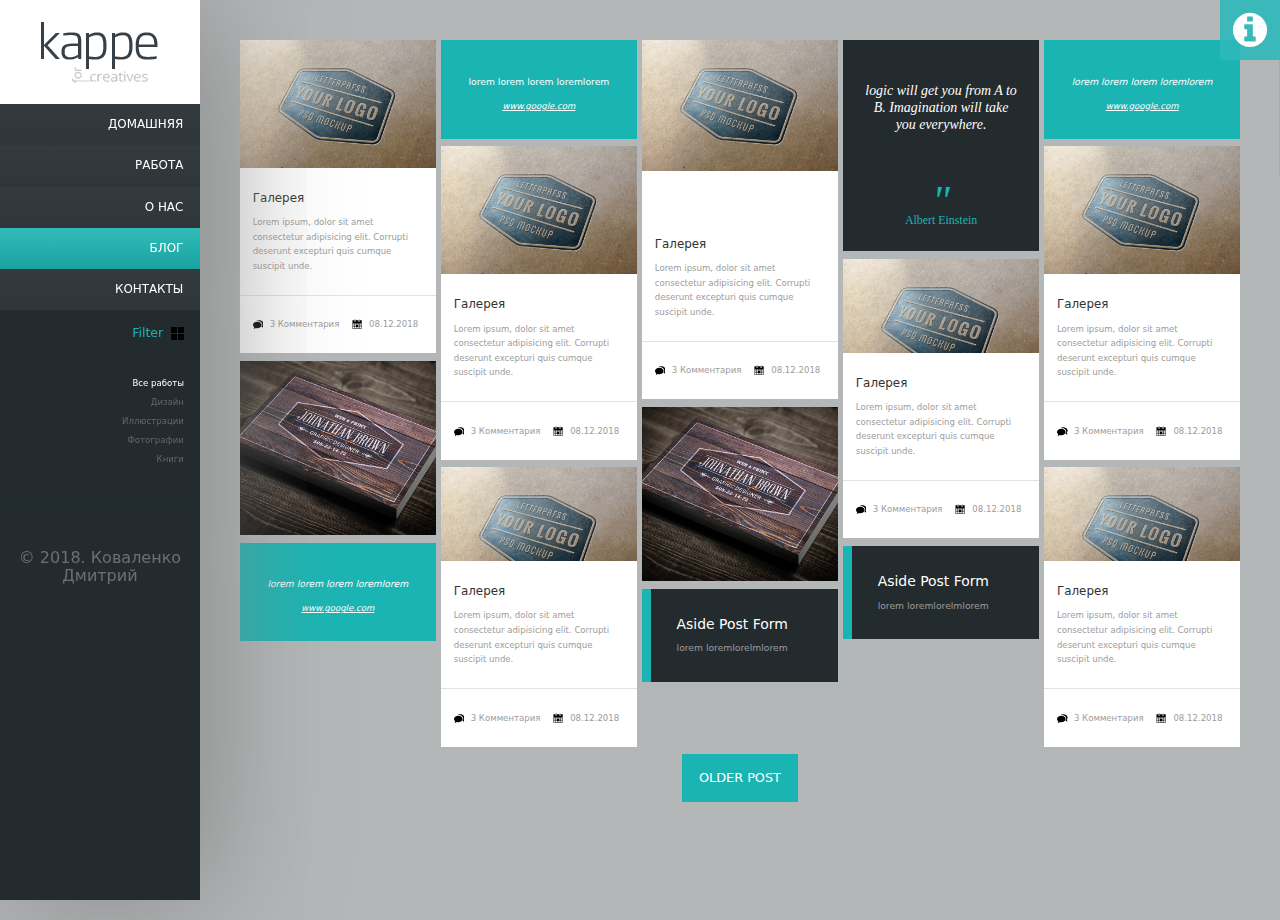
<file: blog.html>
<!DOCTYPE html>
<html lang="en">
<head>
    <meta charset="UTF-8">
    <meta name="viewport" content="width=device-width, initial-scale=1.0">
    <meta http-equiv="X-UA-Compatible" content="ie=edge">
    <link rel="stylesheet" href="https://use.fontawesome.com/releases/v5.5.0/css/all.css" integrity="sha384-B4dIYHKNBt8Bc12p+WXckhzcICo0wtJAoU8YZTY5qE0Id1GSseTk6S+L3BlXeVIU" crossorigin="anonymous">
    <link rel="stylesheet" href="css/normalize.css">
    <link rel="stylesheet" href="css/style.css">
    <script src="js/jquery-3.3.1.min.js"></script>
    <title>Блог</title>
</head>
<body>

    <div id="info_box">
        <ul>
            <li>
                    <svg version="1.1" viewBox="0 0 50 50" xml:space="preserve" xmlns="http://www.w3.org/2000/svg" xmlns:xlink="http://www.w3.org/1999/xlink"><path d="M30.217,35.252c0,0,4.049-2.318,5.109-2.875  c1.057-0.559,2.152-0.7,2.817-0.294c1.007,0.616,9.463,6.241,10.175,6.739c0.712,0.499,1.055,1.924,0.076,3.32  c-0.975,1.396-5.473,6.916-7.379,6.857c-1.909-0.062-9.846-0.236-24.813-15.207C1.238,18.826,1.061,10.887,1,8.978  C0.939,7.07,6.459,2.571,7.855,1.595c1.398-0.975,2.825-0.608,3.321,0.078c0.564,0.781,6.124,9.21,6.736,10.176  c0.419,0.66,0.265,1.761-0.294,2.819c-0.556,1.06-2.874,5.109-2.874,5.109s1.634,2.787,7.16,8.312  C27.431,33.615,30.217,35.252,30.217,35.252z" stroke="#000000" stroke-miterlimit="10" stroke-width="2"/></svg>
                    (918)772-03-22
            </li>
            <li>
                    <svg version="1.1" viewBox="0 0 32 32" xml:space="preserve" xmlns="http://www.w3.org/2000/svg" xmlns:xlink="http://www.w3.org/1999/xlink"><g><path d="M4.274,8.663l10.034,7.948c0.455,0.36,1.082,0.52,1.691,0.49c0.609,0.029,1.236-0.13,1.691-0.49   l10.034-7.948c0.802-0.634,0.62-1.152-0.4-1.152H16H4.675C3.654,7.511,3.473,8.029,4.274,8.663z"/><path d="M28.448,10.76l-10.965,8.324c-0.41,0.309-0.947,0.459-1.483,0.453c-0.536,0.006-1.073-0.145-1.483-0.453   L3.552,10.76c-0.814-0.617-1.48-0.286-1.48,0.735v13.659c0,1.021,0.836,1.856,1.857,1.856H16h12.071   c1.021,0,1.857-0.836,1.857-1.856V11.495C29.929,10.474,29.263,10.143,28.448,10.76z"/></g></svg>
                dimboss@list.ru</li>
            <li>
                <svg version="1.1" viewBox="0 0 512 512" xml:space="preserve" xmlns="http://www.w3.org/2000/svg" xmlns:xlink="http://www.w3.org/1999/xlink"><g><path d="M6,246.6h127.3c0.9-37.4,6.9-73.9,17.7-108.8c-31.4-8.6-61.9-21.1-90.9-37.5C28,140.8,8,191.4,6,246.6z" id="XMLID_16_"/><path d="M133.3,265.4H6c2,55.2,22,105.8,54.1,146.2c28.9-16.4,59.5-28.9,90.9-37.5   C140.2,339.4,134.1,302.8,133.3,265.4z" id="XMLID_15_"/><path d="M246.6,265.4h-94.4c0.9,35.8,6.7,70.8,17.2,104.2c25.4-5.6,51.3-8.8,77.2-9.4V265.4z" id="XMLID_14_"/><path d="M246.6,246.6v-94.8c-25.9-0.6-51.8-3.8-77.2-9.4c-10.5,33.4-16.4,68.4-17.2,104.2H246.6z" id="XMLID_13_"/><path d="M246.6,379.1c-23.8,0.6-47.6,3.4-71,8.5c16,43.1,39.9,83.1,71,118.3V379.1z" id="XMLID_12_"/><path d="M342.4,142.4c-25.3,5.6-51.1,8.7-77,9.3v94.8h94.2C358.8,211.4,353,176.3,342.4,142.4z" id="XMLID_11_"/><path d="M265.4,132.9c23.8-0.6,47.5-3.4,70.8-8.4c-15.7-42.5-39.3-82.7-70.8-118.3V132.9z" id="XMLID_10_"/><path d="M246.6,132.9V6.1c-31.1,35.2-55,75.2-71,118.3C198.9,129.4,222.7,132.3,246.6,132.9z" id="XMLID_9_"/><path d="M157,119.9c14.6-40.1,35.8-77.7,62.9-111.5c-57.8,8.4-109.2,36.5-147.2,77.3C99.6,100.6,127.9,112,157,119.9   z" id="XMLID_8_"/><path d="M157,392.1c-29.1,7.8-57.4,19.2-84.3,34.1c37.9,40.8,89.4,69,147.2,77.3C192.8,469.8,171.7,432.2,157,392.1z   " id="XMLID_7_"/><path d="M265.4,379.1v126.8c31.5-35.6,55.1-75.8,70.8-118.3C312.9,382.6,289.2,379.7,265.4,379.1z" id="XMLID_6_"/><path d="M354.7,392.1c-14.4,39.6-35.3,77.3-62.7,111.5c57.8-8.4,109.3-36.5,147.2-77.3   C412.3,411.3,383.9,399.9,354.7,392.1z" id="XMLID_5_"/><path d="M354.7,119.9c29.2-7.9,57.6-19.3,84.6-34.2c-38-40.8-89.4-69-147.2-77.3C319.5,42.6,340.3,80.4,354.7,119.9z   " id="XMLID_4_"/><path d="M265.4,265.4v94.8c25.8,0.6,51.6,3.7,77,9.3c10.6-33.9,16.4-69,17.3-104.2H265.4z" id="XMLID_3_"/><path d="M506,265.4H378.6c-0.9,36.7-6.8,73.3-17.8,108.7c31.5,8.6,62.1,21.1,91.1,37.5   C484,371.2,504,320.6,506,265.4z" id="XMLID_2_"/><path d="M378.6,246.6H506c-2-55.2-22-105.8-54.1-146.2c-29,16.4-59.6,29-91.1,37.5   C371.7,173.2,377.7,209.8,378.6,246.6z" id="XMLID_1_"/></g></svg>
                Кисловодск</li>
        </ul>
    </div>

    <header сlass="flex__jcontent_start">
        <div id="logo" class="main_flex__nowrap flex__jcontent_center flex__align-items_center">
            <img src="img/logo.png" alt="">
        </div>

        <button type="button" id="menu_btn">Меню</button>
        
        <nav id="main_nav">
            <li> <a  href="index.html">Домашняя</a></li>
            <li><a href="work.html">Работа</a></li>
            <li><a href="about.html">О нас</a></li>
            <li><a href="blog.html"class="active"  >Блог</a></li>
            <li><a href="contact.html">Контакты</a></li>
        </nav>
        <div id="filter">
            <div id="title_filter" class="main_flex__nowrap flex__jcontent_end flex__align-content_center flex__align-items_center">Filter
                <img src="img/grid.svg" alt="">
            </div>
                <ul>
                    <li><a href="#" class="active">Все работы</a></li>
                    <li><a href="#">Дизайн</a></li>
                    <li><a href="#">Иллюстрации</a></li>
                    <li><a href="#">Фотографии</a></li>
                    <li><a href="#">Книги</a></li>
                </ul>  
        </div>

        <div id="soc_bar" class="main_flex__nowrap flex__jcontent_center flex__align-content_center">
            <a href="#"><i class="fab fa-flickr"></i></a>
            <a href="#"><i class="fab fa-vk"></i></a>
            <a href="#"><i class="fab fa-twitter"></i></a>
            <a href="#"><i class="fas fa-rss"></i></a>
        </div>
        <p id="cop">© 2018. Коваленко Дмитрий</p>
    </header>

    <main>

        <div class="wrap">
            
            <div id="list_post" class="main_flex flex__jcontent_between">

                <div class="column_post">

                    <div class="box_post">
                        <div class="img_post img_post_h1">
                            <img src="img/1.jpg" alt="">
                        </div>
                        <div class="about_post">
                            <h2>Галерея</h2>
                            <p>Lorem ipsum, dolor sit amet consectetur adipisicing elit. Corrupti deserunt excepturi quis cumque suscipit unde.</p>
                        </div>
                        <div class="info_post main_flex__nowrap flex__align-items_center">
                            <div class="com_post main_flex__nowrap flex__align-items_center">
                                    <svg version="1.1" viewBox="0 0 16 16" xmlns="http://www.w3.org/2000/svg" xmlns:sketch="http://www.bohemiancoding.com/sketch/ns" xmlns:xlink="http://www.w3.org/1999/xlink"><title/><defs/><g fill-rule="evenodd" id="Icons with numbers" stroke="none" stroke-width="1"><g fill="#000000" id="Group" transform="translate(-672.000000, -192.000000)"><path d="M678.5,206 C677.731809,206 676.994742,205.897492 676.310656,205.709288 C675.487837,206.33258 674.185332,207.131104 672.912598,207.131104 C673.551757,206.526132 673.772464,205.403044 673.839123,204.485072 C672.700924,203.584516 672,202.355223 672,201 C672,198.238576 674.910149,196 678.5,196 C682.089851,196 685,198.238576 685,201 C685,203.761424 682.089851,206 678.5,206 Z M677.345304,195.154564 C678.471782,194.43361 679.920062,194 681.5,194 C685.089851,194 688,196.238576 688,199 C688,199.906069 687.686692,200.755847 687.138867,201.488728 C687.115869,202.365606 687.179165,204.271446 688.087402,205.131104 C686.813468,205.131104 685.509707,204.331074 684.687018,203.707526 C685.513346,202.804647 686,201.696977 686,200.5 C686,197.462434 682.865993,195 679,195 C678.429953,195 677.875821,195.053538 677.345304,195.154564 Z M677.345304,195.154564" id="Oval 247 copy"/></g></g></svg>
                                <p>3 Комментария</p>
                            </div>
                            <div class="date_post main_flex__nowrap flex__align-items_center">
                                <svg version="1.1" viewBox="0 0 24 24" xmlns="http://www.w3.org/2000/svg" xmlns:sketch="http://www.bohemiancoding.com/sketch/ns" xmlns:xlink="http://www.w3.org/1999/xlink"><title/><desc/><defs/><g fill-rule="evenodd" id="miu" stroke="none" stroke-width="1"><g id="Artboard-1" transform="translate(-828.000000, -335.000000)"><g id="slice" transform="translate(215.000000, 119.000000)"/><path d="M833,338 L829.628782,338 C829.281515,338 829,338.290842 829,338.648527 L829,356.351473 C829,356.709645 829.280983,357 829.628488,357 L849.371512,357 C849.718616,357 850,356.709158 850,356.351473 L850,338.648527 C850,338.290355 849.717904,338 849.371218,338 L846,338 L846,339.247631 C846,340.21717 845.217269,341 844.249584,341 L843.750416,341 C842.782056,341 842,340.215028 842,339.247631 L842,338 L837,338 L837,339.247631 C837,340.21717 836.217269,341 835.249584,341 L834.750416,341 C833.782056,341 833,340.215028 833,339.247631 L833,338 Z M830,353 L830,355.626114 C830,355.832605 830.192227,356 830.429827,356 L833,356 L833,353 L830,353 L830,353 Z M834,353 L834,356 L837,356 L837,353 L834,353 L834,353 Z M838,353 L838,356 L841,356 L841,353 L838,353 L838,353 Z M842,353 L842,356 L845,356 L845,353 L842,353 L842,353 Z M846,353 L846,356 L848.570173,356 C848.80756,356 849,355.832279 849,355.626114 L849,353 L846,353 L846,353 Z M830,349 L830,352 L833,352 L833,349 L830,349 L830,349 Z M834,349 L834,352 L837,352 L837,349 L834,349 L834,349 Z M842,349 L842,352 L845,352 L845,349 L842,349 L842,349 Z M846,349 L846,352 L849,352 L849,349 L846,349 L846,349 Z M830,345 L830,348 L833,348 L833,345 L830,345 L830,345 Z M834,345 L834,348 L837,348 L837,345 L834,345 L834,345 Z M838,345 L838,348 L841,348 L841,345 L838,345 L838,345 Z M842,345 L842,348 L845,348 L845,345 L842,345 L842,345 Z M846,345 L846,348 L849,348 L849,345 L846,345 L846,345 Z M834.750416,336 C834.335973,336 834,336.334158 834,336.752369 L834,339.247631 C834,339.663153 834.334755,340 834.750416,340 L835.249584,340 C835.664027,340 836,339.665842 836,339.247631 L836,336.752369 C836,336.336847 835.665245,336 835.249584,336 L834.750416,336 L834.750416,336 Z M844,336 C843.447715,336 843,336.447208 843,336.999051 L843,339.000949 C843,339.55271 843.448839,340 844,340 C844.552285,340 845,339.552792 845,339.000949 L845,336.999051 C845,336.44729 844.551161,336 844,336 L844,336 Z" fill="#000000" id="common-calendar-month-glyph"/></g></g></svg>
                                <p>08.12.2018</p></div>
                        </div>
                    </div>

                    <div class="box_post single_link img_post_h2">
                       
                       <a href="#">
                            <svg version="1.1" viewBox="0 0 32 32" xmlns="http://www.w3.org/2000/svg" xmlns:sketch="http://www.bohemiancoding.com/sketch/ns" xmlns:xlink="http://www.w3.org/1999/xlink"><title/><desc/><defs/><g  fill-rule="evenodd" id="Page-1" stroke="none" stroke-width="1"><g fill="#157EFB" id="icon-41-target-arrow"><path d="M9,23.7710686 L8,24.7710686 L8,25 L7.88553429,25 L8,25 L8,28 L7,28 L7,25.7710686 L5.70710678,27.0639618 L5,26.356855 L6.35685501,25 L4,25 L4,24 L7.35685501,24 L7.35685501,24 L8.35685501,23 L6,23 L6,22 L9.35685501,22 L14.6784275,16.6784275 L14.6784275,16.6784275 L14,16 L17,15 L16,18 L15.3855343,17.3855343 L10,22.7710686 L10,22.8855343 L10,26 L9,26 L9,23.7710686 L9,23.7710686 Z M7.77893072,21 C6.65384186,19.2744429 6,17.2135779 6,15 C6,8.92486775 10.9248678,4 17,4 C23.0751322,4 28,8.92486775 28,15 C28,21.0751322 23.0751322,26 17,26 C14.7864221,26 12.7255571,25.3461581 11,24.2210693 L11,23.1492426 L11.0852091,23.0640334 C12.741693,24.2810779 14.7868899,25 17,25 C22.5228475,25 27,20.5228475 27,15 C27,9.4771525 22.5228475,5 17,5 C11.4771525,5 7,9.4771525 7,15 C7,17.2274432 7.72826439,19.2847912 8.95967558,20.9469263 L8.90660191,21 L7.77893072,21 L7.77893072,21 L7.77893072,21 Z M14.0032974,15.141915 C14.0011073,15.0948849 14,15.0475717 14,15 C14,13.3431458 15.3431458,12 17,12 C18.6568542,12 20,13.3431458 20,15 C20,16.6568542 18.6568542,18 17,18 C16.9524283,18 16.9051151,17.9988927 16.858085,17.9967026 L17.140303,17.0089396 L17.1551732,16.9940694 C18.1872272,16.9148739 19,16.0523536 19,15 C19,13.8954305 18.1045695,13 17,13 C15.943961,13 15.0790872,13.8184756 15.0051274,14.8556779 L14.0032974,15.141915 L14.0032974,15.141915 L14.0032974,15.141915 Z M11.1148796,18.7917223 C10.4094344,17.6990591 10,16.3973438 10,15 C10,11.1340068 13.1340068,8 17,8 C20.8659932,8 24,11.1340068 24,15 C24,18.8659932 20.8659932,22 17,22 C15.6171294,22 14.3279167,21.5990033 13.2422972,20.9069454 L13.9696255,20.1796171 C14.8589753,20.7010619 15.8945773,21 17,21 C20.3137085,21 23,18.3137085 23,15 C23,11.6862915 20.3137085,9 17,9 C13.6862915,9 11,11.6862915 11,15 C11,16.119998 11.3068733,17.1683219 11.841125,18.065477 L11.1148796,18.7917223 L11.1148796,18.7917223 L11.1148796,18.7917223 Z" id="target-arrow"/></g></g></svg>
                            <img src="img/2.jpg" alt="">
                        <a> 

                    </div>  

                    <div class="box_post another main_flex flex__align-items_center flex__jcontent_center">
                        <h3>lorem lorem lorem loremlorem</h3>
                        <a href="#">www.google.com</a>
                    </div>

                </div>

                <div class="column_post">

                    <div class="box_post another main_flex flex__align-items_center flex__jcontent_center">
                        <h3>lorem lorem lorem loremlorem</h3>
                        <a href="#">www.google.com</a>
                    </div>

                    <div class="box_post">
                        <div class="img_post img_post_h1">
                            <img src="img/1.jpg" alt="">
                        </div>
                        <div class="about_post">
                            <h2>Галерея</h2>
                            <p>Lorem ipsum, dolor sit amet consectetur adipisicing elit. Corrupti deserunt excepturi quis cumque suscipit unde.</p>
                        </div>
                        <div class="info_post main_flex__nowrap flex__align-items_center">
                            <div class="com_post main_flex__nowrap flex__align-items_center">
                                    <svg version="1.1" viewBox="0 0 16 16" xmlns="http://www.w3.org/2000/svg" xmlns:sketch="http://www.bohemiancoding.com/sketch/ns" xmlns:xlink="http://www.w3.org/1999/xlink"><title/><defs/><g fill-rule="evenodd" id="Icons with numbers" stroke="none" stroke-width="1"><g fill="#000000" id="Group" transform="translate(-672.000000, -192.000000)"><path d="M678.5,206 C677.731809,206 676.994742,205.897492 676.310656,205.709288 C675.487837,206.33258 674.185332,207.131104 672.912598,207.131104 C673.551757,206.526132 673.772464,205.403044 673.839123,204.485072 C672.700924,203.584516 672,202.355223 672,201 C672,198.238576 674.910149,196 678.5,196 C682.089851,196 685,198.238576 685,201 C685,203.761424 682.089851,206 678.5,206 Z M677.345304,195.154564 C678.471782,194.43361 679.920062,194 681.5,194 C685.089851,194 688,196.238576 688,199 C688,199.906069 687.686692,200.755847 687.138867,201.488728 C687.115869,202.365606 687.179165,204.271446 688.087402,205.131104 C686.813468,205.131104 685.509707,204.331074 684.687018,203.707526 C685.513346,202.804647 686,201.696977 686,200.5 C686,197.462434 682.865993,195 679,195 C678.429953,195 677.875821,195.053538 677.345304,195.154564 Z M677.345304,195.154564" id="Oval 247 copy"/></g></g></svg>
                                <p>3 Комментария</p>
                            </div>
                            <div class="date_post main_flex__nowrap flex__align-items_center">
                                <svg version="1.1" viewBox="0 0 24 24" xmlns="http://www.w3.org/2000/svg" xmlns:sketch="http://www.bohemiancoding.com/sketch/ns" xmlns:xlink="http://www.w3.org/1999/xlink"><title/><desc/><defs/><g fill-rule="evenodd" id="miu" stroke="none" stroke-width="1"><g id="Artboard-1" transform="translate(-828.000000, -335.000000)"><g id="slice" transform="translate(215.000000, 119.000000)"/><path d="M833,338 L829.628782,338 C829.281515,338 829,338.290842 829,338.648527 L829,356.351473 C829,356.709645 829.280983,357 829.628488,357 L849.371512,357 C849.718616,357 850,356.709158 850,356.351473 L850,338.648527 C850,338.290355 849.717904,338 849.371218,338 L846,338 L846,339.247631 C846,340.21717 845.217269,341 844.249584,341 L843.750416,341 C842.782056,341 842,340.215028 842,339.247631 L842,338 L837,338 L837,339.247631 C837,340.21717 836.217269,341 835.249584,341 L834.750416,341 C833.782056,341 833,340.215028 833,339.247631 L833,338 Z M830,353 L830,355.626114 C830,355.832605 830.192227,356 830.429827,356 L833,356 L833,353 L830,353 L830,353 Z M834,353 L834,356 L837,356 L837,353 L834,353 L834,353 Z M838,353 L838,356 L841,356 L841,353 L838,353 L838,353 Z M842,353 L842,356 L845,356 L845,353 L842,353 L842,353 Z M846,353 L846,356 L848.570173,356 C848.80756,356 849,355.832279 849,355.626114 L849,353 L846,353 L846,353 Z M830,349 L830,352 L833,352 L833,349 L830,349 L830,349 Z M834,349 L834,352 L837,352 L837,349 L834,349 L834,349 Z M842,349 L842,352 L845,352 L845,349 L842,349 L842,349 Z M846,349 L846,352 L849,352 L849,349 L846,349 L846,349 Z M830,345 L830,348 L833,348 L833,345 L830,345 L830,345 Z M834,345 L834,348 L837,348 L837,345 L834,345 L834,345 Z M838,345 L838,348 L841,348 L841,345 L838,345 L838,345 Z M842,345 L842,348 L845,348 L845,345 L842,345 L842,345 Z M846,345 L846,348 L849,348 L849,345 L846,345 L846,345 Z M834.750416,336 C834.335973,336 834,336.334158 834,336.752369 L834,339.247631 C834,339.663153 834.334755,340 834.750416,340 L835.249584,340 C835.664027,340 836,339.665842 836,339.247631 L836,336.752369 C836,336.336847 835.665245,336 835.249584,336 L834.750416,336 L834.750416,336 Z M844,336 C843.447715,336 843,336.447208 843,336.999051 L843,339.000949 C843,339.55271 843.448839,340 844,340 C844.552285,340 845,339.552792 845,339.000949 L845,336.999051 C845,336.44729 844.551161,336 844,336 L844,336 Z" fill="#000000" id="common-calendar-month-glyph"/></g></g></svg>
                                <p>08.12.2018</p></div>
                        </div>
                    </div>

                    <div class="box_post">
                            <div class="img_post img_post_h4">
                                <img src="img/1.jpg" alt="">
                            </div>
                            <div class="about_post">
                                <h2>Галерея</h2>
                                <p>Lorem ipsum, dolor sit amet consectetur adipisicing elit. Corrupti deserunt excepturi quis cumque suscipit unde.</p>
                            </div>
                            <div class="info_post main_flex__nowrap flex__align-items_center">
                                <div class="com_post main_flex__nowrap flex__align-items_center">
                                        <svg version="1.1" viewBox="0 0 16 16" xmlns="http://www.w3.org/2000/svg" xmlns:sketch="http://www.bohemiancoding.com/sketch/ns" xmlns:xlink="http://www.w3.org/1999/xlink"><title/><defs/><g fill-rule="evenodd" id="Icons with numbers" stroke="none" stroke-width="1"><g fill="#000000" id="Group" transform="translate(-672.000000, -192.000000)"><path d="M678.5,206 C677.731809,206 676.994742,205.897492 676.310656,205.709288 C675.487837,206.33258 674.185332,207.131104 672.912598,207.131104 C673.551757,206.526132 673.772464,205.403044 673.839123,204.485072 C672.700924,203.584516 672,202.355223 672,201 C672,198.238576 674.910149,196 678.5,196 C682.089851,196 685,198.238576 685,201 C685,203.761424 682.089851,206 678.5,206 Z M677.345304,195.154564 C678.471782,194.43361 679.920062,194 681.5,194 C685.089851,194 688,196.238576 688,199 C688,199.906069 687.686692,200.755847 687.138867,201.488728 C687.115869,202.365606 687.179165,204.271446 688.087402,205.131104 C686.813468,205.131104 685.509707,204.331074 684.687018,203.707526 C685.513346,202.804647 686,201.696977 686,200.5 C686,197.462434 682.865993,195 679,195 C678.429953,195 677.875821,195.053538 677.345304,195.154564 Z M677.345304,195.154564" id="Oval 247 copy"/></g></g></svg>
                                    <p>3 Комментария</p>
                                </div>
                                <div class="date_post main_flex__nowrap flex__align-items_center">
                                    <svg version="1.1" viewBox="0 0 24 24" xmlns="http://www.w3.org/2000/svg" xmlns:sketch="http://www.bohemiancoding.com/sketch/ns" xmlns:xlink="http://www.w3.org/1999/xlink"><title/><desc/><defs/><g fill-rule="evenodd" id="miu" stroke="none" stroke-width="1"><g id="Artboard-1" transform="translate(-828.000000, -335.000000)"><g id="slice" transform="translate(215.000000, 119.000000)"/><path d="M833,338 L829.628782,338 C829.281515,338 829,338.290842 829,338.648527 L829,356.351473 C829,356.709645 829.280983,357 829.628488,357 L849.371512,357 C849.718616,357 850,356.709158 850,356.351473 L850,338.648527 C850,338.290355 849.717904,338 849.371218,338 L846,338 L846,339.247631 C846,340.21717 845.217269,341 844.249584,341 L843.750416,341 C842.782056,341 842,340.215028 842,339.247631 L842,338 L837,338 L837,339.247631 C837,340.21717 836.217269,341 835.249584,341 L834.750416,341 C833.782056,341 833,340.215028 833,339.247631 L833,338 Z M830,353 L830,355.626114 C830,355.832605 830.192227,356 830.429827,356 L833,356 L833,353 L830,353 L830,353 Z M834,353 L834,356 L837,356 L837,353 L834,353 L834,353 Z M838,353 L838,356 L841,356 L841,353 L838,353 L838,353 Z M842,353 L842,356 L845,356 L845,353 L842,353 L842,353 Z M846,353 L846,356 L848.570173,356 C848.80756,356 849,355.832279 849,355.626114 L849,353 L846,353 L846,353 Z M830,349 L830,352 L833,352 L833,349 L830,349 L830,349 Z M834,349 L834,352 L837,352 L837,349 L834,349 L834,349 Z M842,349 L842,352 L845,352 L845,349 L842,349 L842,349 Z M846,349 L846,352 L849,352 L849,349 L846,349 L846,349 Z M830,345 L830,348 L833,348 L833,345 L830,345 L830,345 Z M834,345 L834,348 L837,348 L837,345 L834,345 L834,345 Z M838,345 L838,348 L841,348 L841,345 L838,345 L838,345 Z M842,345 L842,348 L845,348 L845,345 L842,345 L842,345 Z M846,345 L846,348 L849,348 L849,345 L846,345 L846,345 Z M834.750416,336 C834.335973,336 834,336.334158 834,336.752369 L834,339.247631 C834,339.663153 834.334755,340 834.750416,340 L835.249584,340 C835.664027,340 836,339.665842 836,339.247631 L836,336.752369 C836,336.336847 835.665245,336 835.249584,336 L834.750416,336 L834.750416,336 Z M844,336 C843.447715,336 843,336.447208 843,336.999051 L843,339.000949 C843,339.55271 843.448839,340 844,340 C844.552285,340 845,339.552792 845,339.000949 L845,336.999051 C845,336.44729 844.551161,336 844,336 L844,336 Z" fill="#000000" id="common-calendar-month-glyph"/></g></g></svg>
                                    <p>08.12.2018</p></div>
                            </div>
                    </div>

                    





                </div>

                <div class="column_post">
    
                    <div class="box_post">
                            <div class="img_post img_post_h2">
                                <img src="img/1.jpg" alt="">
                            </div>
                            <div class="about_post">
                                <h2>Галерея</h2>
                                <p>Lorem ipsum, dolor sit amet consectetur adipisicing elit. Corrupti deserunt excepturi quis cumque suscipit unde.</p>
                            </div>
                            <div class="info_post main_flex__nowrap flex__align-items_center">
                                <div class="com_post main_flex__nowrap flex__align-items_center">
                                        <svg version="1.1" viewBox="0 0 16 16" xmlns="http://www.w3.org/2000/svg" xmlns:sketch="http://www.bohemiancoding.com/sketch/ns" xmlns:xlink="http://www.w3.org/1999/xlink"><title/><defs/><g fill-rule="evenodd" id="Icons with numbers" stroke="none" stroke-width="1"><g fill="#000000" id="Group" transform="translate(-672.000000, -192.000000)"><path d="M678.5,206 C677.731809,206 676.994742,205.897492 676.310656,205.709288 C675.487837,206.33258 674.185332,207.131104 672.912598,207.131104 C673.551757,206.526132 673.772464,205.403044 673.839123,204.485072 C672.700924,203.584516 672,202.355223 672,201 C672,198.238576 674.910149,196 678.5,196 C682.089851,196 685,198.238576 685,201 C685,203.761424 682.089851,206 678.5,206 Z M677.345304,195.154564 C678.471782,194.43361 679.920062,194 681.5,194 C685.089851,194 688,196.238576 688,199 C688,199.906069 687.686692,200.755847 687.138867,201.488728 C687.115869,202.365606 687.179165,204.271446 688.087402,205.131104 C686.813468,205.131104 685.509707,204.331074 684.687018,203.707526 C685.513346,202.804647 686,201.696977 686,200.5 C686,197.462434 682.865993,195 679,195 C678.429953,195 677.875821,195.053538 677.345304,195.154564 Z M677.345304,195.154564" id="Oval 247 copy"/></g></g></svg>
                                    <p>3 Комментария</p>
                                </div>
                                <div class="date_post main_flex__nowrap flex__align-items_center">
                                    <svg version="1.1" viewBox="0 0 24 24" xmlns="http://www.w3.org/2000/svg" xmlns:sketch="http://www.bohemiancoding.com/sketch/ns" xmlns:xlink="http://www.w3.org/1999/xlink"><title/><desc/><defs/><g fill-rule="evenodd" id="miu" stroke="none" stroke-width="1"><g id="Artboard-1" transform="translate(-828.000000, -335.000000)"><g id="slice" transform="translate(215.000000, 119.000000)"/><path d="M833,338 L829.628782,338 C829.281515,338 829,338.290842 829,338.648527 L829,356.351473 C829,356.709645 829.280983,357 829.628488,357 L849.371512,357 C849.718616,357 850,356.709158 850,356.351473 L850,338.648527 C850,338.290355 849.717904,338 849.371218,338 L846,338 L846,339.247631 C846,340.21717 845.217269,341 844.249584,341 L843.750416,341 C842.782056,341 842,340.215028 842,339.247631 L842,338 L837,338 L837,339.247631 C837,340.21717 836.217269,341 835.249584,341 L834.750416,341 C833.782056,341 833,340.215028 833,339.247631 L833,338 Z M830,353 L830,355.626114 C830,355.832605 830.192227,356 830.429827,356 L833,356 L833,353 L830,353 L830,353 Z M834,353 L834,356 L837,356 L837,353 L834,353 L834,353 Z M838,353 L838,356 L841,356 L841,353 L838,353 L838,353 Z M842,353 L842,356 L845,356 L845,353 L842,353 L842,353 Z M846,353 L846,356 L848.570173,356 C848.80756,356 849,355.832279 849,355.626114 L849,353 L846,353 L846,353 Z M830,349 L830,352 L833,352 L833,349 L830,349 L830,349 Z M834,349 L834,352 L837,352 L837,349 L834,349 L834,349 Z M842,349 L842,352 L845,352 L845,349 L842,349 L842,349 Z M846,349 L846,352 L849,352 L849,349 L846,349 L846,349 Z M830,345 L830,348 L833,348 L833,345 L830,345 L830,345 Z M834,345 L834,348 L837,348 L837,345 L834,345 L834,345 Z M838,345 L838,348 L841,348 L841,345 L838,345 L838,345 Z M842,345 L842,348 L845,348 L845,345 L842,345 L842,345 Z M846,345 L846,348 L849,348 L849,345 L846,345 L846,345 Z M834.750416,336 C834.335973,336 834,336.334158 834,336.752369 L834,339.247631 C834,339.663153 834.334755,340 834.750416,340 L835.249584,340 C835.664027,340 836,339.665842 836,339.247631 L836,336.752369 C836,336.336847 835.665245,336 835.249584,336 L834.750416,336 L834.750416,336 Z M844,336 C843.447715,336 843,336.447208 843,336.999051 L843,339.000949 C843,339.55271 843.448839,340 844,340 C844.552285,340 845,339.552792 845,339.000949 L845,336.999051 C845,336.44729 844.551161,336 844,336 L844,336 Z" fill="#000000" id="common-calendar-month-glyph"/></g></g></svg>
                                    <p>08.12.2018</p></div>
                            </div>
                    </div>

                    <div class="box_post single_link img_post_h2">
                            <a href="#">
                                <svg version="1.1" viewBox="0 0 32 32" xmlns="http://www.w3.org/2000/svg" xmlns:sketch="http://www.bohemiancoding.com/sketch/ns" xmlns:xlink="http://www.w3.org/1999/xlink"><title/><desc/><defs/><g  fill-rule="evenodd" id="Page-1" stroke="none" stroke-width="1"><g fill="#157EFB" id="icon-41-target-arrow"><path d="M9,23.7710686 L8,24.7710686 L8,25 L7.88553429,25 L8,25 L8,28 L7,28 L7,25.7710686 L5.70710678,27.0639618 L5,26.356855 L6.35685501,25 L4,25 L4,24 L7.35685501,24 L7.35685501,24 L8.35685501,23 L6,23 L6,22 L9.35685501,22 L14.6784275,16.6784275 L14.6784275,16.6784275 L14,16 L17,15 L16,18 L15.3855343,17.3855343 L10,22.7710686 L10,22.8855343 L10,26 L9,26 L9,23.7710686 L9,23.7710686 Z M7.77893072,21 C6.65384186,19.2744429 6,17.2135779 6,15 C6,8.92486775 10.9248678,4 17,4 C23.0751322,4 28,8.92486775 28,15 C28,21.0751322 23.0751322,26 17,26 C14.7864221,26 12.7255571,25.3461581 11,24.2210693 L11,23.1492426 L11.0852091,23.0640334 C12.741693,24.2810779 14.7868899,25 17,25 C22.5228475,25 27,20.5228475 27,15 C27,9.4771525 22.5228475,5 17,5 C11.4771525,5 7,9.4771525 7,15 C7,17.2274432 7.72826439,19.2847912 8.95967558,20.9469263 L8.90660191,21 L7.77893072,21 L7.77893072,21 L7.77893072,21 Z M14.0032974,15.141915 C14.0011073,15.0948849 14,15.0475717 14,15 C14,13.3431458 15.3431458,12 17,12 C18.6568542,12 20,13.3431458 20,15 C20,16.6568542 18.6568542,18 17,18 C16.9524283,18 16.9051151,17.9988927 16.858085,17.9967026 L17.140303,17.0089396 L17.1551732,16.9940694 C18.1872272,16.9148739 19,16.0523536 19,15 C19,13.8954305 18.1045695,13 17,13 C15.943961,13 15.0790872,13.8184756 15.0051274,14.8556779 L14.0032974,15.141915 L14.0032974,15.141915 L14.0032974,15.141915 Z M11.1148796,18.7917223 C10.4094344,17.6990591 10,16.3973438 10,15 C10,11.1340068 13.1340068,8 17,8 C20.8659932,8 24,11.1340068 24,15 C24,18.8659932 20.8659932,22 17,22 C15.6171294,22 14.3279167,21.5990033 13.2422972,20.9069454 L13.9696255,20.1796171 C14.8589753,20.7010619 15.8945773,21 17,21 C20.3137085,21 23,18.3137085 23,15 C23,11.6862915 20.3137085,9 17,9 C13.6862915,9 11,11.6862915 11,15 C11,16.119998 11.3068733,17.1683219 11.841125,18.065477 L11.1148796,18.7917223 L11.1148796,18.7917223 L11.1148796,18.7917223 Z" id="target-arrow"/></g></g></svg>
                                <img src="img/2.jpg" alt="">
                            <a> 
         
                    </div> 
    
                    <div class="box_post post_form">
                        <h2>Aside Post Form</h2>
                        <p>lorem loremlorelmlorem</p>
                    </div>

                        
    
    
    
    
    
                </div>

                <div class="column_post">

                    <div class="box_post rew main_flex__nowrap flex__align-items_center flex__jcontent_center">
                        <h4>logic will get you from A to B. Imagination will take you everywhere.</h4>
                        <p>"</p>
                        <span class="name_rew">Albert Einstein</span>
                    </div>
    
                    <div class="box_post">
                            <div class="img_post img_post_h4">
                                <img src="img/1.jpg" alt="">
                            </div>
                            <div class="about_post">
                                <h2>Галерея</h2>
                                <p>Lorem ipsum, dolor sit amet consectetur adipisicing elit. Corrupti deserunt excepturi quis cumque suscipit unde.</p>
                            </div>
                            <div class="info_post main_flex__nowrap flex__align-items_center">
                                <div class="com_post main_flex__nowrap flex__align-items_center">
                                        <svg version="1.1" viewBox="0 0 16 16" xmlns="http://www.w3.org/2000/svg" xmlns:sketch="http://www.bohemiancoding.com/sketch/ns" xmlns:xlink="http://www.w3.org/1999/xlink"><title/><defs/><g fill-rule="evenodd" id="Icons with numbers" stroke="none" stroke-width="1"><g fill="#000000" id="Group" transform="translate(-672.000000, -192.000000)"><path d="M678.5,206 C677.731809,206 676.994742,205.897492 676.310656,205.709288 C675.487837,206.33258 674.185332,207.131104 672.912598,207.131104 C673.551757,206.526132 673.772464,205.403044 673.839123,204.485072 C672.700924,203.584516 672,202.355223 672,201 C672,198.238576 674.910149,196 678.5,196 C682.089851,196 685,198.238576 685,201 C685,203.761424 682.089851,206 678.5,206 Z M677.345304,195.154564 C678.471782,194.43361 679.920062,194 681.5,194 C685.089851,194 688,196.238576 688,199 C688,199.906069 687.686692,200.755847 687.138867,201.488728 C687.115869,202.365606 687.179165,204.271446 688.087402,205.131104 C686.813468,205.131104 685.509707,204.331074 684.687018,203.707526 C685.513346,202.804647 686,201.696977 686,200.5 C686,197.462434 682.865993,195 679,195 C678.429953,195 677.875821,195.053538 677.345304,195.154564 Z M677.345304,195.154564" id="Oval 247 copy"/></g></g></svg>
                                    <p>3 Комментария</p>
                                </div>
                                <div class="date_post main_flex__nowrap flex__align-items_center">
                                    <svg version="1.1" viewBox="0 0 24 24" xmlns="http://www.w3.org/2000/svg" xmlns:sketch="http://www.bohemiancoding.com/sketch/ns" xmlns:xlink="http://www.w3.org/1999/xlink"><title/><desc/><defs/><g fill-rule="evenodd" id="miu" stroke="none" stroke-width="1"><g id="Artboard-1" transform="translate(-828.000000, -335.000000)"><g id="slice" transform="translate(215.000000, 119.000000)"/><path d="M833,338 L829.628782,338 C829.281515,338 829,338.290842 829,338.648527 L829,356.351473 C829,356.709645 829.280983,357 829.628488,357 L849.371512,357 C849.718616,357 850,356.709158 850,356.351473 L850,338.648527 C850,338.290355 849.717904,338 849.371218,338 L846,338 L846,339.247631 C846,340.21717 845.217269,341 844.249584,341 L843.750416,341 C842.782056,341 842,340.215028 842,339.247631 L842,338 L837,338 L837,339.247631 C837,340.21717 836.217269,341 835.249584,341 L834.750416,341 C833.782056,341 833,340.215028 833,339.247631 L833,338 Z M830,353 L830,355.626114 C830,355.832605 830.192227,356 830.429827,356 L833,356 L833,353 L830,353 L830,353 Z M834,353 L834,356 L837,356 L837,353 L834,353 L834,353 Z M838,353 L838,356 L841,356 L841,353 L838,353 L838,353 Z M842,353 L842,356 L845,356 L845,353 L842,353 L842,353 Z M846,353 L846,356 L848.570173,356 C848.80756,356 849,355.832279 849,355.626114 L849,353 L846,353 L846,353 Z M830,349 L830,352 L833,352 L833,349 L830,349 L830,349 Z M834,349 L834,352 L837,352 L837,349 L834,349 L834,349 Z M842,349 L842,352 L845,352 L845,349 L842,349 L842,349 Z M846,349 L846,352 L849,352 L849,349 L846,349 L846,349 Z M830,345 L830,348 L833,348 L833,345 L830,345 L830,345 Z M834,345 L834,348 L837,348 L837,345 L834,345 L834,345 Z M838,345 L838,348 L841,348 L841,345 L838,345 L838,345 Z M842,345 L842,348 L845,348 L845,345 L842,345 L842,345 Z M846,345 L846,348 L849,348 L849,345 L846,345 L846,345 Z M834.750416,336 C834.335973,336 834,336.334158 834,336.752369 L834,339.247631 C834,339.663153 834.334755,340 834.750416,340 L835.249584,340 C835.664027,340 836,339.665842 836,339.247631 L836,336.752369 C836,336.336847 835.665245,336 835.249584,336 L834.750416,336 L834.750416,336 Z M844,336 C843.447715,336 843,336.447208 843,336.999051 L843,339.000949 C843,339.55271 843.448839,340 844,340 C844.552285,340 845,339.552792 845,339.000949 L845,336.999051 C845,336.44729 844.551161,336 844,336 L844,336 Z" fill="#000000" id="common-calendar-month-glyph"/></g></g></svg>
                                    <p>08.12.2018</p></div>
                            </div>
                    </div>

    
                    <div class="box_post post_form">
                        <h2>Aside Post Form</h2>
                        <p>lorem loremlorelmlorem</p>
                    </div>

                        
    
    
    
    
    
                </div>

                <div class="column_post">

                        <div class="box_post another main_flex flex__align-items_center flex__jcontent_center">
                            <h3>lorem lorem lorem loremlorem</h3>
                            <a href="#">www.google.com</a>
                        </div>
    
                        <div class="box_post">
                            <div class="img_post img_post_h1">
                                <img src="img/1.jpg" alt="">
                            </div>
                            <div class="about_post">
                                <h2>Галерея</h2>
                                <p>Lorem ipsum, dolor sit amet consectetur adipisicing elit. Corrupti deserunt excepturi quis cumque suscipit unde.</p>
                            </div>
                            <div class="info_post main_flex__nowrap flex__align-items_center">
                                <div class="com_post main_flex__nowrap flex__align-items_center">
                                        <svg version="1.1" viewBox="0 0 16 16" xmlns="http://www.w3.org/2000/svg" xmlns:sketch="http://www.bohemiancoding.com/sketch/ns" xmlns:xlink="http://www.w3.org/1999/xlink"><title/><defs/><g fill-rule="evenodd" id="Icons with numbers" stroke="none" stroke-width="1"><g fill="#000000" id="Group" transform="translate(-672.000000, -192.000000)"><path d="M678.5,206 C677.731809,206 676.994742,205.897492 676.310656,205.709288 C675.487837,206.33258 674.185332,207.131104 672.912598,207.131104 C673.551757,206.526132 673.772464,205.403044 673.839123,204.485072 C672.700924,203.584516 672,202.355223 672,201 C672,198.238576 674.910149,196 678.5,196 C682.089851,196 685,198.238576 685,201 C685,203.761424 682.089851,206 678.5,206 Z M677.345304,195.154564 C678.471782,194.43361 679.920062,194 681.5,194 C685.089851,194 688,196.238576 688,199 C688,199.906069 687.686692,200.755847 687.138867,201.488728 C687.115869,202.365606 687.179165,204.271446 688.087402,205.131104 C686.813468,205.131104 685.509707,204.331074 684.687018,203.707526 C685.513346,202.804647 686,201.696977 686,200.5 C686,197.462434 682.865993,195 679,195 C678.429953,195 677.875821,195.053538 677.345304,195.154564 Z M677.345304,195.154564" id="Oval 247 copy"/></g></g></svg>
                                    <p>3 Комментария</p>
                                </div>
                                <div class="date_post main_flex__nowrap flex__align-items_center">
                                    <svg version="1.1" viewBox="0 0 24 24" xmlns="http://www.w3.org/2000/svg" xmlns:sketch="http://www.bohemiancoding.com/sketch/ns" xmlns:xlink="http://www.w3.org/1999/xlink"><title/><desc/><defs/><g fill-rule="evenodd" id="miu" stroke="none" stroke-width="1"><g id="Artboard-1" transform="translate(-828.000000, -335.000000)"><g id="slice" transform="translate(215.000000, 119.000000)"/><path d="M833,338 L829.628782,338 C829.281515,338 829,338.290842 829,338.648527 L829,356.351473 C829,356.709645 829.280983,357 829.628488,357 L849.371512,357 C849.718616,357 850,356.709158 850,356.351473 L850,338.648527 C850,338.290355 849.717904,338 849.371218,338 L846,338 L846,339.247631 C846,340.21717 845.217269,341 844.249584,341 L843.750416,341 C842.782056,341 842,340.215028 842,339.247631 L842,338 L837,338 L837,339.247631 C837,340.21717 836.217269,341 835.249584,341 L834.750416,341 C833.782056,341 833,340.215028 833,339.247631 L833,338 Z M830,353 L830,355.626114 C830,355.832605 830.192227,356 830.429827,356 L833,356 L833,353 L830,353 L830,353 Z M834,353 L834,356 L837,356 L837,353 L834,353 L834,353 Z M838,353 L838,356 L841,356 L841,353 L838,353 L838,353 Z M842,353 L842,356 L845,356 L845,353 L842,353 L842,353 Z M846,353 L846,356 L848.570173,356 C848.80756,356 849,355.832279 849,355.626114 L849,353 L846,353 L846,353 Z M830,349 L830,352 L833,352 L833,349 L830,349 L830,349 Z M834,349 L834,352 L837,352 L837,349 L834,349 L834,349 Z M842,349 L842,352 L845,352 L845,349 L842,349 L842,349 Z M846,349 L846,352 L849,352 L849,349 L846,349 L846,349 Z M830,345 L830,348 L833,348 L833,345 L830,345 L830,345 Z M834,345 L834,348 L837,348 L837,345 L834,345 L834,345 Z M838,345 L838,348 L841,348 L841,345 L838,345 L838,345 Z M842,345 L842,348 L845,348 L845,345 L842,345 L842,345 Z M846,345 L846,348 L849,348 L849,345 L846,345 L846,345 Z M834.750416,336 C834.335973,336 834,336.334158 834,336.752369 L834,339.247631 C834,339.663153 834.334755,340 834.750416,340 L835.249584,340 C835.664027,340 836,339.665842 836,339.247631 L836,336.752369 C836,336.336847 835.665245,336 835.249584,336 L834.750416,336 L834.750416,336 Z M844,336 C843.447715,336 843,336.447208 843,336.999051 L843,339.000949 C843,339.55271 843.448839,340 844,340 C844.552285,340 845,339.552792 845,339.000949 L845,336.999051 C845,336.44729 844.551161,336 844,336 L844,336 Z" fill="#000000" id="common-calendar-month-glyph"/></g></g></svg>
                                    <p>08.12.2018</p></div>
                            </div>
                        </div>
    
                        <div class="box_post">
                                <div class="img_post img_post_h4">
                                    <img src="img/1.jpg" alt="">
                                </div>
                                <div class="about_post">
                                    <h2>Галерея</h2>
                                    <p>Lorem ipsum, dolor sit amet consectetur adipisicing elit. Corrupti deserunt excepturi quis cumque suscipit unde.</p>
                                </div>
                                <div class="info_post main_flex__nowrap flex__align-items_center">
                                    <div class="com_post main_flex__nowrap flex__align-items_center">
                                            <svg version="1.1" viewBox="0 0 16 16" xmlns="http://www.w3.org/2000/svg" xmlns:sketch="http://www.bohemiancoding.com/sketch/ns" xmlns:xlink="http://www.w3.org/1999/xlink"><title/><defs/><g fill-rule="evenodd" id="Icons with numbers" stroke="none" stroke-width="1"><g fill="#000000" id="Group" transform="translate(-672.000000, -192.000000)"><path d="M678.5,206 C677.731809,206 676.994742,205.897492 676.310656,205.709288 C675.487837,206.33258 674.185332,207.131104 672.912598,207.131104 C673.551757,206.526132 673.772464,205.403044 673.839123,204.485072 C672.700924,203.584516 672,202.355223 672,201 C672,198.238576 674.910149,196 678.5,196 C682.089851,196 685,198.238576 685,201 C685,203.761424 682.089851,206 678.5,206 Z M677.345304,195.154564 C678.471782,194.43361 679.920062,194 681.5,194 C685.089851,194 688,196.238576 688,199 C688,199.906069 687.686692,200.755847 687.138867,201.488728 C687.115869,202.365606 687.179165,204.271446 688.087402,205.131104 C686.813468,205.131104 685.509707,204.331074 684.687018,203.707526 C685.513346,202.804647 686,201.696977 686,200.5 C686,197.462434 682.865993,195 679,195 C678.429953,195 677.875821,195.053538 677.345304,195.154564 Z M677.345304,195.154564" id="Oval 247 copy"/></g></g></svg>
                                        <p>3 Комментария</p>
                                    </div>
                                    <div class="date_post main_flex__nowrap flex__align-items_center">
                                        <svg version="1.1" viewBox="0 0 24 24" xmlns="http://www.w3.org/2000/svg" xmlns:sketch="http://www.bohemiancoding.com/sketch/ns" xmlns:xlink="http://www.w3.org/1999/xlink"><title/><desc/><defs/><g fill-rule="evenodd" id="miu" stroke="none" stroke-width="1"><g id="Artboard-1" transform="translate(-828.000000, -335.000000)"><g id="slice" transform="translate(215.000000, 119.000000)"/><path d="M833,338 L829.628782,338 C829.281515,338 829,338.290842 829,338.648527 L829,356.351473 C829,356.709645 829.280983,357 829.628488,357 L849.371512,357 C849.718616,357 850,356.709158 850,356.351473 L850,338.648527 C850,338.290355 849.717904,338 849.371218,338 L846,338 L846,339.247631 C846,340.21717 845.217269,341 844.249584,341 L843.750416,341 C842.782056,341 842,340.215028 842,339.247631 L842,338 L837,338 L837,339.247631 C837,340.21717 836.217269,341 835.249584,341 L834.750416,341 C833.782056,341 833,340.215028 833,339.247631 L833,338 Z M830,353 L830,355.626114 C830,355.832605 830.192227,356 830.429827,356 L833,356 L833,353 L830,353 L830,353 Z M834,353 L834,356 L837,356 L837,353 L834,353 L834,353 Z M838,353 L838,356 L841,356 L841,353 L838,353 L838,353 Z M842,353 L842,356 L845,356 L845,353 L842,353 L842,353 Z M846,353 L846,356 L848.570173,356 C848.80756,356 849,355.832279 849,355.626114 L849,353 L846,353 L846,353 Z M830,349 L830,352 L833,352 L833,349 L830,349 L830,349 Z M834,349 L834,352 L837,352 L837,349 L834,349 L834,349 Z M842,349 L842,352 L845,352 L845,349 L842,349 L842,349 Z M846,349 L846,352 L849,352 L849,349 L846,349 L846,349 Z M830,345 L830,348 L833,348 L833,345 L830,345 L830,345 Z M834,345 L834,348 L837,348 L837,345 L834,345 L834,345 Z M838,345 L838,348 L841,348 L841,345 L838,345 L838,345 Z M842,345 L842,348 L845,348 L845,345 L842,345 L842,345 Z M846,345 L846,348 L849,348 L849,345 L846,345 L846,345 Z M834.750416,336 C834.335973,336 834,336.334158 834,336.752369 L834,339.247631 C834,339.663153 834.334755,340 834.750416,340 L835.249584,340 C835.664027,340 836,339.665842 836,339.247631 L836,336.752369 C836,336.336847 835.665245,336 835.249584,336 L834.750416,336 L834.750416,336 Z M844,336 C843.447715,336 843,336.447208 843,336.999051 L843,339.000949 C843,339.55271 843.448839,340 844,340 C844.552285,340 845,339.552792 845,339.000949 L845,336.999051 C845,336.44729 844.551161,336 844,336 L844,336 Z" fill="#000000" id="common-calendar-month-glyph"/></g></g></svg>
                                        <p>08.12.2018</p></div>
                                </div>
                        </div>
    
                        
    
    
    
    
    
                </div>


            </div>

            <div class="main_flex__nowrap flex__jcontent_center">
                <button class="more" type="buttom">Older post</button>
            </div>

        </div>
 

    </main>
    <div id="info">
        <svg viewBox="0 0 1792 1792" xmlns="http://www.w3.org/2000/svg"><path d="M1152 1376v-160q0-14-9-23t-23-9h-96v-512q0-14-9-23t-23-9h-320q-14 0-23 9t-9 23v160q0 14 9 23t23 9h96v320h-96q-14 0-23 9t-9 23v160q0 14 9 23t23 9h448q14 0 23-9t9-23zm-128-896v-160q0-14-9-23t-23-9h-192q-14 0-23 9t-9 23v160q0 14 9 23t23 9h192q14 0 23-9t9-23zm640 416q0 209-103 385.5t-279.5 279.5-385.5 103-385.5-103-279.5-279.5-103-385.5 103-385.5 279.5-279.5 385.5-103 385.5 103 279.5 279.5 103 385.5z"/></svg>
    </div>

    <script src="js/main.js"></script>
</body>
</html>
</file>
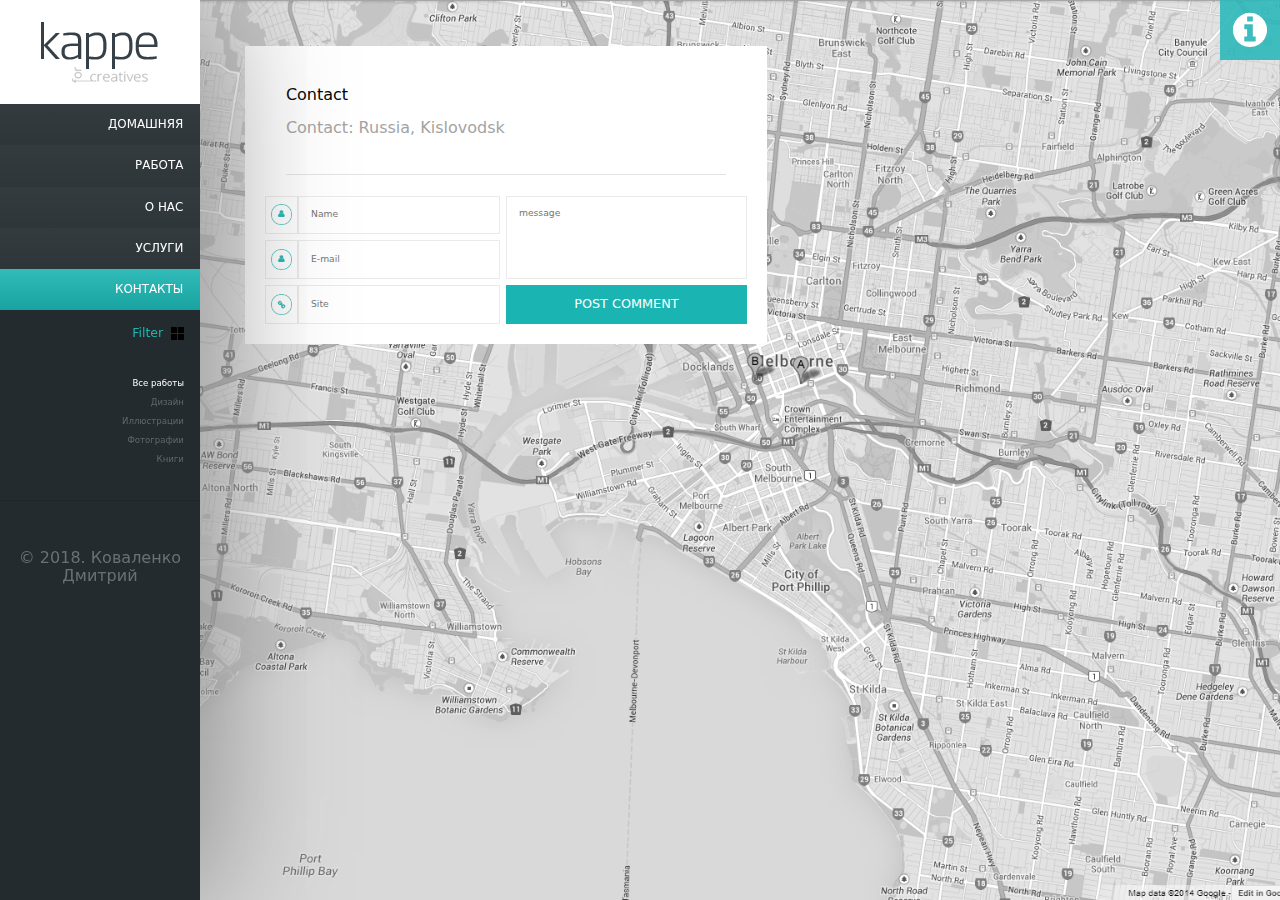
<file: contact.html>
<!DOCTYPE html>
<html lang="en">
<head>
    <meta charset="UTF-8">
    <meta name="viewport" content="width=device-width, initial-scale=1.0">
    <meta http-equiv="X-UA-Compatible" content="ie=edge">
    <link rel="stylesheet" href="https://use.fontawesome.com/releases/v5.5.0/css/all.css" integrity="sha384-B4dIYHKNBt8Bc12p+WXckhzcICo0wtJAoU8YZTY5qE0Id1GSseTk6S+L3BlXeVIU" crossorigin="anonymous">
    <link rel="stylesheet" href="css/normalize.css">
    <link rel="stylesheet" href="css/style.css">
    <script src="js/jquery-3.3.1.min.js"></script>
    <title>Контакты</title>
</head>
<body>

    <div id="info_box">
        <ul>
            <li>
                    <svg version="1.1" viewBox="0 0 50 50" xml:space="preserve" xmlns="http://www.w3.org/2000/svg" xmlns:xlink="http://www.w3.org/1999/xlink"><path d="M30.217,35.252c0,0,4.049-2.318,5.109-2.875  c1.057-0.559,2.152-0.7,2.817-0.294c1.007,0.616,9.463,6.241,10.175,6.739c0.712,0.499,1.055,1.924,0.076,3.32  c-0.975,1.396-5.473,6.916-7.379,6.857c-1.909-0.062-9.846-0.236-24.813-15.207C1.238,18.826,1.061,10.887,1,8.978  C0.939,7.07,6.459,2.571,7.855,1.595c1.398-0.975,2.825-0.608,3.321,0.078c0.564,0.781,6.124,9.21,6.736,10.176  c0.419,0.66,0.265,1.761-0.294,2.819c-0.556,1.06-2.874,5.109-2.874,5.109s1.634,2.787,7.16,8.312  C27.431,33.615,30.217,35.252,30.217,35.252z" stroke="#000000" stroke-miterlimit="10" stroke-width="2"/></svg>
                    (918)772-03-22
            </li>
            <li>
                    <svg version="1.1" viewBox="0 0 32 32" xml:space="preserve" xmlns="http://www.w3.org/2000/svg" xmlns:xlink="http://www.w3.org/1999/xlink"><g><path d="M4.274,8.663l10.034,7.948c0.455,0.36,1.082,0.52,1.691,0.49c0.609,0.029,1.236-0.13,1.691-0.49   l10.034-7.948c0.802-0.634,0.62-1.152-0.4-1.152H16H4.675C3.654,7.511,3.473,8.029,4.274,8.663z"/><path d="M28.448,10.76l-10.965,8.324c-0.41,0.309-0.947,0.459-1.483,0.453c-0.536,0.006-1.073-0.145-1.483-0.453   L3.552,10.76c-0.814-0.617-1.48-0.286-1.48,0.735v13.659c0,1.021,0.836,1.856,1.857,1.856H16h12.071   c1.021,0,1.857-0.836,1.857-1.856V11.495C29.929,10.474,29.263,10.143,28.448,10.76z"/></g></svg>
                dimboss@list.ru</li>
            <li>
                <svg version="1.1" viewBox="0 0 512 512" xml:space="preserve" xmlns="http://www.w3.org/2000/svg" xmlns:xlink="http://www.w3.org/1999/xlink"><g><path d="M6,246.6h127.3c0.9-37.4,6.9-73.9,17.7-108.8c-31.4-8.6-61.9-21.1-90.9-37.5C28,140.8,8,191.4,6,246.6z" id="XMLID_16_"/><path d="M133.3,265.4H6c2,55.2,22,105.8,54.1,146.2c28.9-16.4,59.5-28.9,90.9-37.5   C140.2,339.4,134.1,302.8,133.3,265.4z" id="XMLID_15_"/><path d="M246.6,265.4h-94.4c0.9,35.8,6.7,70.8,17.2,104.2c25.4-5.6,51.3-8.8,77.2-9.4V265.4z" id="XMLID_14_"/><path d="M246.6,246.6v-94.8c-25.9-0.6-51.8-3.8-77.2-9.4c-10.5,33.4-16.4,68.4-17.2,104.2H246.6z" id="XMLID_13_"/><path d="M246.6,379.1c-23.8,0.6-47.6,3.4-71,8.5c16,43.1,39.9,83.1,71,118.3V379.1z" id="XMLID_12_"/><path d="M342.4,142.4c-25.3,5.6-51.1,8.7-77,9.3v94.8h94.2C358.8,211.4,353,176.3,342.4,142.4z" id="XMLID_11_"/><path d="M265.4,132.9c23.8-0.6,47.5-3.4,70.8-8.4c-15.7-42.5-39.3-82.7-70.8-118.3V132.9z" id="XMLID_10_"/><path d="M246.6,132.9V6.1c-31.1,35.2-55,75.2-71,118.3C198.9,129.4,222.7,132.3,246.6,132.9z" id="XMLID_9_"/><path d="M157,119.9c14.6-40.1,35.8-77.7,62.9-111.5c-57.8,8.4-109.2,36.5-147.2,77.3C99.6,100.6,127.9,112,157,119.9   z" id="XMLID_8_"/><path d="M157,392.1c-29.1,7.8-57.4,19.2-84.3,34.1c37.9,40.8,89.4,69,147.2,77.3C192.8,469.8,171.7,432.2,157,392.1z   " id="XMLID_7_"/><path d="M265.4,379.1v126.8c31.5-35.6,55.1-75.8,70.8-118.3C312.9,382.6,289.2,379.7,265.4,379.1z" id="XMLID_6_"/><path d="M354.7,392.1c-14.4,39.6-35.3,77.3-62.7,111.5c57.8-8.4,109.3-36.5,147.2-77.3   C412.3,411.3,383.9,399.9,354.7,392.1z" id="XMLID_5_"/><path d="M354.7,119.9c29.2-7.9,57.6-19.3,84.6-34.2c-38-40.8-89.4-69-147.2-77.3C319.5,42.6,340.3,80.4,354.7,119.9z   " id="XMLID_4_"/><path d="M265.4,265.4v94.8c25.8,0.6,51.6,3.7,77,9.3c10.6-33.9,16.4-69,17.3-104.2H265.4z" id="XMLID_3_"/><path d="M506,265.4H378.6c-0.9,36.7-6.8,73.3-17.8,108.7c31.5,8.6,62.1,21.1,91.1,37.5   C484,371.2,504,320.6,506,265.4z" id="XMLID_2_"/><path d="M378.6,246.6H506c-2-55.2-22-105.8-54.1-146.2c-29,16.4-59.6,29-91.1,37.5   C371.7,173.2,377.7,209.8,378.6,246.6z" id="XMLID_1_"/></g></svg>
                Кисловодск</li>
        </ul>
    </div>

    <header сlass="flex__jcontent_start">
        <div id="logo" class="main_flex__nowrap flex__jcontent_center flex__align-items_center">
            <img src="img/logo.png" alt="">
        </div>
        
        <button type="button" id="menu_btn">Меню</button>

        <nav id="main_nav">
            <li> <a  href="index.html">Домашняя</a></li>
            <li><a href="work.html">Работа</a></li>
            <li><a href="about.html">О нас</a></li>
            <li><a href="blog.html">Услуги</a></li>
            <li><a href="contact.html" class="active">Контакты</a></li>
        </nav>
        <div id="filter">
            <div id="title_filter" class="main_flex__nowrap flex__jcontent_end flex__align-content_center flex__align-items_center">Filter
                <img src="img/grid.svg" alt="">
            </div>
                <ul>
                    <li><a href="#" class="active">Все работы</a></li>
                    <li><a href="#">Дизайн</a></li>
                    <li><a href="#">Иллюстрации</a></li>
                    <li><a href="#">Фотографии</a></li>
                    <li><a href="#">Книги</a></li>
                </ul>  
        </div>

        <div id="soc_bar" class="main_flex__nowrap flex__jcontent_center flex__align-content_center">
            <a href="#"><i class="fab fa-flickr"></i></a>
            <a href="#"><i class="fab fa-vk"></i></a>
            <a href="#"><i class="fab fa-twitter"></i></a>
            <a href="#"><i class="fas fa-rss"></i></a>
        </div>
        <p id="cop">© 2018. Коваленко Дмитрий</p>
    </header>

    <main id="map">
        <div class="wrap">
        <div id="box_contact" class="white">

                <div class="form_comment">

                        <div class="info_contact">
                                <p class="title_info">Contact</p>
                                <p>Contact: Russia, Kislovodsk</p>
                        </div>

                        <form action="" class="main_flex__nowrap">
                            <div class="left_form">
                                <div class="input main_flex__nowrap flex__align-items_center">
                                    <div class="icon_form">
                                        <img src="img/user.svg.png" alt="">
                                    </div>
                                    <input type="text" placeholder="Name">
                                </div>

                                <div class="input main_flex__nowrap flex__align-items_center">
                                    <div class="icon_form">
                                        <img src="img/user.svg.png" alt="">
                                    </div>
                                    <input type="text" placeholder="E-mail">
                                </div>

                                <div class="input main_flex__nowrap flex__align-items_center">
                                    <div class="icon_form">
                                        <img src="img/chain.svg.png" alt="">
                                    </div>
                                     <input type="text" placeholder="Site">
                                </div>                                  
                            </div>

                            <div class="right_form">
                                    <div class="input main_flex__nowrap flex__align-items_center">
                                            <textarea name="" id="" cols="30" rows="10" placeholder="message"></textarea>
                                    </div>

                                    <button type="submit">post comment</button>

                            </div>
                        </form>

                        

                    </div>
        </div>
     
    </div> 
    </main>
    <div id="info">
        <svg viewBox="0 0 1792 1792" xmlns="http://www.w3.org/2000/svg"><path d="M1152 1376v-160q0-14-9-23t-23-9h-96v-512q0-14-9-23t-23-9h-320q-14 0-23 9t-9 23v160q0 14 9 23t23 9h96v320h-96q-14 0-23 9t-9 23v160q0 14 9 23t23 9h448q14 0 23-9t9-23zm-128-896v-160q0-14-9-23t-23-9h-192q-14 0-23 9t-9 23v160q0 14 9 23t23 9h192q14 0 23-9t9-23zm640 416q0 209-103 385.5t-279.5 279.5-385.5 103-385.5-103-279.5-279.5-103-385.5 103-385.5 279.5-279.5 385.5-103 385.5 103 279.5 279.5 103 385.5z"/></svg>
    </div>

    <script src="js/main.js"></script>
</body>
</html>
</file>
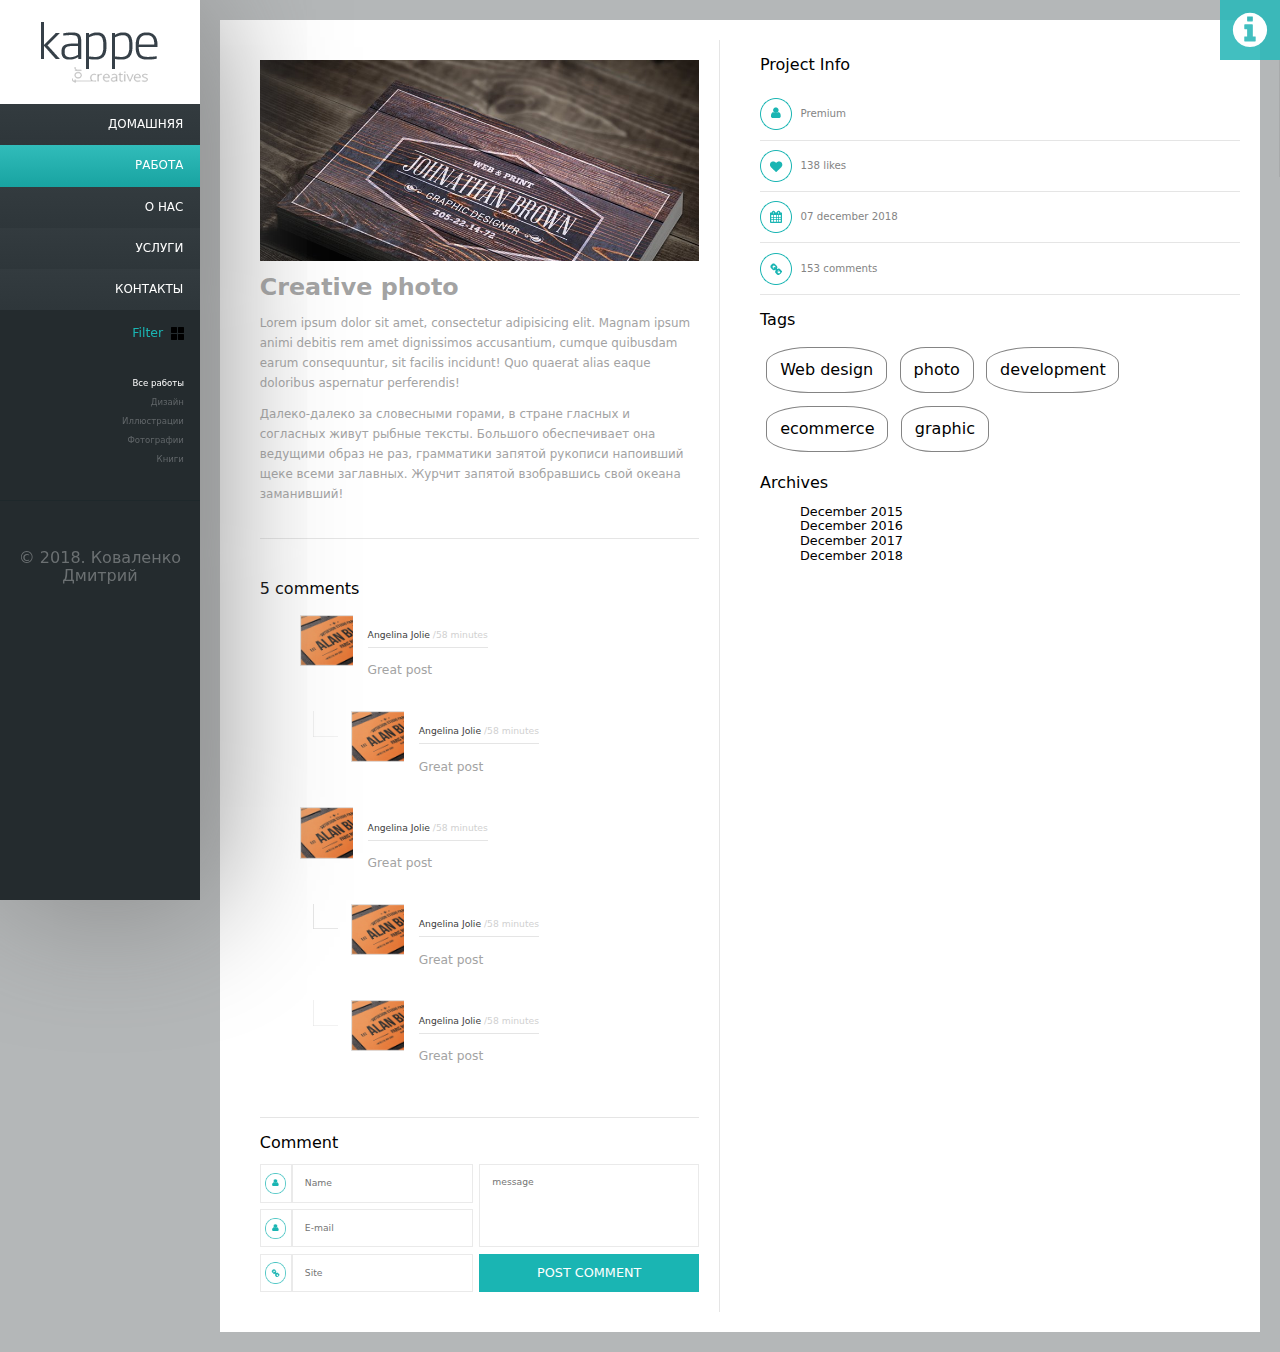
<file: post.html>
<!DOCTYPE html>
<html lang="en">
<head>
    <meta charset="UTF-8">
    <meta name="viewport" content="width=device-width, initial-scale=1.0">
    <meta http-equiv="X-UA-Compatible" content="ie=edge">
    <link rel="stylesheet" href="https://use.fontawesome.com/releases/v5.5.0/css/all.css" integrity="sha384-B4dIYHKNBt8Bc12p+WXckhzcICo0wtJAoU8YZTY5qE0Id1GSseTk6S+L3BlXeVIU" crossorigin="anonymous">
    <link rel="stylesheet" href="css/normalize.css">
    <link rel="stylesheet" href="css/style.css">
    <script src="js/jquery-3.3.1.min.js"></script>
    <title>Работа</title>
</head>
<body>

    <div id="info_box">
        <ul>
            <li>
                    <svg version="1.1" viewBox="0 0 50 50" xml:space="preserve" xmlns="http://www.w3.org/2000/svg" xmlns:xlink="http://www.w3.org/1999/xlink"><path d="M30.217,35.252c0,0,4.049-2.318,5.109-2.875  c1.057-0.559,2.152-0.7,2.817-0.294c1.007,0.616,9.463,6.241,10.175,6.739c0.712,0.499,1.055,1.924,0.076,3.32  c-0.975,1.396-5.473,6.916-7.379,6.857c-1.909-0.062-9.846-0.236-24.813-15.207C1.238,18.826,1.061,10.887,1,8.978  C0.939,7.07,6.459,2.571,7.855,1.595c1.398-0.975,2.825-0.608,3.321,0.078c0.564,0.781,6.124,9.21,6.736,10.176  c0.419,0.66,0.265,1.761-0.294,2.819c-0.556,1.06-2.874,5.109-2.874,5.109s1.634,2.787,7.16,8.312  C27.431,33.615,30.217,35.252,30.217,35.252z" stroke="#000000" stroke-miterlimit="10" stroke-width="2"/></svg>
                    (918)772-03-22
            </li>
            <li>
                    <svg version="1.1" viewBox="0 0 32 32" xml:space="preserve" xmlns="http://www.w3.org/2000/svg" xmlns:xlink="http://www.w3.org/1999/xlink"><g><path d="M4.274,8.663l10.034,7.948c0.455,0.36,1.082,0.52,1.691,0.49c0.609,0.029,1.236-0.13,1.691-0.49   l10.034-7.948c0.802-0.634,0.62-1.152-0.4-1.152H16H4.675C3.654,7.511,3.473,8.029,4.274,8.663z"/><path d="M28.448,10.76l-10.965,8.324c-0.41,0.309-0.947,0.459-1.483,0.453c-0.536,0.006-1.073-0.145-1.483-0.453   L3.552,10.76c-0.814-0.617-1.48-0.286-1.48,0.735v13.659c0,1.021,0.836,1.856,1.857,1.856H16h12.071   c1.021,0,1.857-0.836,1.857-1.856V11.495C29.929,10.474,29.263,10.143,28.448,10.76z"/></g></svg>
                dimboss@list.ru</li>
            <li>
                <svg version="1.1" viewBox="0 0 512 512" xml:space="preserve" xmlns="http://www.w3.org/2000/svg" xmlns:xlink="http://www.w3.org/1999/xlink"><g><path d="M6,246.6h127.3c0.9-37.4,6.9-73.9,17.7-108.8c-31.4-8.6-61.9-21.1-90.9-37.5C28,140.8,8,191.4,6,246.6z" id="XMLID_16_"/><path d="M133.3,265.4H6c2,55.2,22,105.8,54.1,146.2c28.9-16.4,59.5-28.9,90.9-37.5   C140.2,339.4,134.1,302.8,133.3,265.4z" id="XMLID_15_"/><path d="M246.6,265.4h-94.4c0.9,35.8,6.7,70.8,17.2,104.2c25.4-5.6,51.3-8.8,77.2-9.4V265.4z" id="XMLID_14_"/><path d="M246.6,246.6v-94.8c-25.9-0.6-51.8-3.8-77.2-9.4c-10.5,33.4-16.4,68.4-17.2,104.2H246.6z" id="XMLID_13_"/><path d="M246.6,379.1c-23.8,0.6-47.6,3.4-71,8.5c16,43.1,39.9,83.1,71,118.3V379.1z" id="XMLID_12_"/><path d="M342.4,142.4c-25.3,5.6-51.1,8.7-77,9.3v94.8h94.2C358.8,211.4,353,176.3,342.4,142.4z" id="XMLID_11_"/><path d="M265.4,132.9c23.8-0.6,47.5-3.4,70.8-8.4c-15.7-42.5-39.3-82.7-70.8-118.3V132.9z" id="XMLID_10_"/><path d="M246.6,132.9V6.1c-31.1,35.2-55,75.2-71,118.3C198.9,129.4,222.7,132.3,246.6,132.9z" id="XMLID_9_"/><path d="M157,119.9c14.6-40.1,35.8-77.7,62.9-111.5c-57.8,8.4-109.2,36.5-147.2,77.3C99.6,100.6,127.9,112,157,119.9   z" id="XMLID_8_"/><path d="M157,392.1c-29.1,7.8-57.4,19.2-84.3,34.1c37.9,40.8,89.4,69,147.2,77.3C192.8,469.8,171.7,432.2,157,392.1z   " id="XMLID_7_"/><path d="M265.4,379.1v126.8c31.5-35.6,55.1-75.8,70.8-118.3C312.9,382.6,289.2,379.7,265.4,379.1z" id="XMLID_6_"/><path d="M354.7,392.1c-14.4,39.6-35.3,77.3-62.7,111.5c57.8-8.4,109.3-36.5,147.2-77.3   C412.3,411.3,383.9,399.9,354.7,392.1z" id="XMLID_5_"/><path d="M354.7,119.9c29.2-7.9,57.6-19.3,84.6-34.2c-38-40.8-89.4-69-147.2-77.3C319.5,42.6,340.3,80.4,354.7,119.9z   " id="XMLID_4_"/><path d="M265.4,265.4v94.8c25.8,0.6,51.6,3.7,77,9.3c10.6-33.9,16.4-69,17.3-104.2H265.4z" id="XMLID_3_"/><path d="M506,265.4H378.6c-0.9,36.7-6.8,73.3-17.8,108.7c31.5,8.6,62.1,21.1,91.1,37.5   C484,371.2,504,320.6,506,265.4z" id="XMLID_2_"/><path d="M378.6,246.6H506c-2-55.2-22-105.8-54.1-146.2c-29,16.4-59.6,29-91.1,37.5   C371.7,173.2,377.7,209.8,378.6,246.6z" id="XMLID_1_"/></g></svg>
                Кисловодск</li>
        </ul>
    </div>

    <header сlass="flex__jcontent_start">
        <div id="logo" class="main_flex__nowrap flex__jcontent_center flex__align-items_center">
            <img src="img/logo.png" alt="">
        </div>

        <button type="button" id="menu_btn">Меню</button>
        
        <nav id="main_nav">
            <li> <a  href="index.html">Домашняя</a></li>
            <li><a class="active" href="work.html">Работа</a></li>
            <li><a href="about.html">О нас</a></li>
            <li><a href="blog.html">Услуги</a></li>
            <li><a href="contact.html">Контакты</a></li>
        </nav>
        <div id="filter">
            <div id="title_filter" class="main_flex__nowrap flex__jcontent_end flex__align-content_center flex__align-items_center">Filter
                <img src="img/grid.svg" alt="">
            </div>
                <ul>
                    <li><a href="#" class="active">Все работы</a></li>
                    <li><a href="#">Дизайн</a></li>
                    <li><a href="#">Иллюстрации</a></li>
                    <li><a href="#">Фотографии</a></li>
                    <li><a href="#">Книги</a></li>
                </ul>  
        </div>

        <div id="soc_bar" class="main_flex__nowrap flex__jcontent_center flex__align-content_center">
            <a href="#"><i class="fab fa-flickr"></i></a>
            <a href="#"><i class="fab fa-vk"></i></a>
            <a href="#"><i class="fab fa-twitter"></i></a>
            <a href="#"><i class="fas fa-rss"></i></a>
        </div>
        <p id="cop">© 2018. Коваленко Дмитрий</p>
    </header>

    <main>

        <div class="wrap white">
            <div class="info_work_box main_flex flex__jcontent_between flex__align-content_stretch flex__align-items_start">
                <div class="left_info line_sep">
                    <div class="img_box_about">
                        <img src="img/2.jpg" alt="">
                    </div>
                    <div class="about">
                        <h1>Creative photo</h1>
                        <p>Lorem ipsum dolor sit amet, consectetur adipisicing elit. Magnam ipsum animi debitis rem amet dignissimos accusantium, cumque quibusdam earum consequuntur, sit facilis incidunt! Quo quaerat alias eaque doloribus aspernatur perferendis!</p>
                        <p>Далеко-далеко за словесными горами, в стране гласных и согласных живут рыбные тексты. Большого обеспечивает она ведущими образ не раз, грамматики запятой рукописи напоивший щеке всеми заглавных. Журчит запятой взобравшись свой океана заманивший!</p>
                    </div>

                    <div id="comments">

                        <h4>5 comments</h4>

                        <div id="list_comments">

                            <ul>
                                <li>
                                    <div class="box_comment main_flex__nowrap">
                                        <div class="img_comment">
                                                <img src="img/3.jpg" alt="">
                                        </div>
                                        <div class="about_comment">
                                            <h5>Angelina Jolie
                                                <span>/58 minutes</span>
                                            </h5>
                                            <p>Great post</p>

                                        </div>
                                    </div>
                                </li>
                                <li>
                                    <ul>
                                        <li>
                                        
                                        <div class="box_comment main_flex__nowrap">
                                            <div class="img_comment">
                                                <img src="img/3.jpg" alt="">
                                            </div>
                                            <div class="about_comment">
                                                <h5>Angelina Jolie
                                                    <span>/58 minutes</span>
                                                </h5>
                                                <p>Great post</p>
                                            </div>
                                        </div>
                                        
                                        </li>                                        
                                    </ul>
                                </li>

                                <li>
                                    <div class="box_comment main_flex__nowrap">
                                        <div class="img_comment">
                                            <img src="img/3.jpg" alt="">
                                        </div>
                                        <div class="about_comment">
                                            <h5>Angelina Jolie
                                               <span>/58 minutes</span>
                                            </h5>
                                            <p>Great post</p>
    
                                        </div>
                                    </div>
                                </li>
                                <li>
                                    <ul>
                                            <li>
                                            
                                            <div class="box_comment main_flex__nowrap">
                                                <div class="img_comment">
                                                    <img src="img/3.jpg" alt="">
                                                </div>
                                                <div class="about_comment">
                                                    <h5>Angelina Jolie
                                                        <span>/58 minutes</span>
                                                    </h5>
                                                    <p>Great post</p>
                                                </div>
                                            </div>
                                            
                                            </li>                                        
                                    </ul>
                                </li>
                                    <li>
                                        <ul>
                                            <li>
                                                
                                                <div class="box_comment main_flex__nowrap">
                                                    <div class="img_comment">
                                                        <img src="img/3.jpg" alt="">
                                                    </div>
                                                    <div class="about_comment">
                                                        <h5>Angelina Jolie
                                                            <span>/58 minutes</span>
                                                        </h5>
                                                        <p>Great post</p>
                                                    </div>
                                                </div>
                                                
                                            </li>                                        
                                        </ul>
                                    </li>
                                
                            </ul>

                        </div>

                    </div>

                    <div class="form_comment">
                        <p class="title_info">Comment</p>

                        <form action="" class="main_flex__nowrap">
                            <div class="left_form">
                                <div class="input main_flex__nowrap flex__align-items_center">
                                    <div class="icon_form">
                                        <img src="img/user.svg.png" alt="">
                                    </div>
                                    <input type="text" placeholder="Name">
                                </div>

                                <div class="input main_flex__nowrap flex__align-items_center">
                                    <div class="icon_form">
                                        <img src="img/user.svg.png" alt="">
                                    </div>
                                    <input type="text" placeholder="E-mail">
                                </div>

                                <div class="input main_flex__nowrap flex__align-items_center">
                                    <div class="icon_form">
                                        <img src="img/chain.svg.png" alt="">
                                    </div>
                                     <input type="text" placeholder="Site">
                                </div>                                  
                            </div>

                            <div class="right_form">
                                    <div class="input main_flex__nowrap flex__align-items_center">
                                            <textarea name="" id="" cols="30" rows="10" placeholder="message"></textarea>
                                    </div>

                                    <button type="submit">post comment</button>

                            </div>
                        </form>

                        

                    </div>
                </div>

                

                <div class="right_info">
                    <div class="pr_info">
                        <p class="title_info">Project Info</p>
                        <ul>
                            <li>
                                <img src="img/user.svg.png" alt="">   
                            Premium
                            </li>
                            <li>
                                <img src="img/like.svg.png" alt="">
                            138 likes
                            </li>
                            <li>
                                <img src="img/calendar.svg.png" alt="">
                            07 december 2018
                            </li>
                            <li>
                                <img src="img/chain.svg.png" alt="">
                            153 comments
                            </li>
                        </ul>

                    </div>

                    <div class="tegs">
                        <p class="title_info">Tags</p>
                        <div class="list_tags main_flex flex__jcontent_start flex__align-items_center">
                            <div class="tag">
                                Web design
                            </div>
    
                            <div class="tag">
                                photo
                            </div>
    
                            <div class="tag">
                                development
                            </div>
    
                            <div class="tag">
                                ecommerce
                            </div>
    
                            <div class="tag">
                                graphic
                            </div>
                        </div>
                    </div>

                    <div class="pr_f">
                        <p class="title_info">Archives</p>
                        <ul id="archives">
                            <li>December 2015</li>
                            <li>December 2016</li>
                            <li>December 2017</li>
                            <li>December 2018</li>
                        </ul>
                    </div>

                </div>


            </div>

        </div>

    </main>
    <div id="info">
        <svg viewBox="0 0 1792 1792" xmlns="http://www.w3.org/2000/svg"><path d="M1152 1376v-160q0-14-9-23t-23-9h-96v-512q0-14-9-23t-23-9h-320q-14 0-23 9t-9 23v160q0 14 9 23t23 9h96v320h-96q-14 0-23 9t-9 23v160q0 14 9 23t23 9h448q14 0 23-9t9-23zm-128-896v-160q0-14-9-23t-23-9h-192q-14 0-23 9t-9 23v160q0 14 9 23t23 9h192q14 0 23-9t9-23zm640 416q0 209-103 385.5t-279.5 279.5-385.5 103-385.5-103-279.5-279.5-103-385.5 103-385.5 279.5-279.5 385.5-103 385.5 103 279.5 279.5 103 385.5z"/></svg>
    </div>

    <script src="js/main.js"></script>
</body>
</html>
</file>
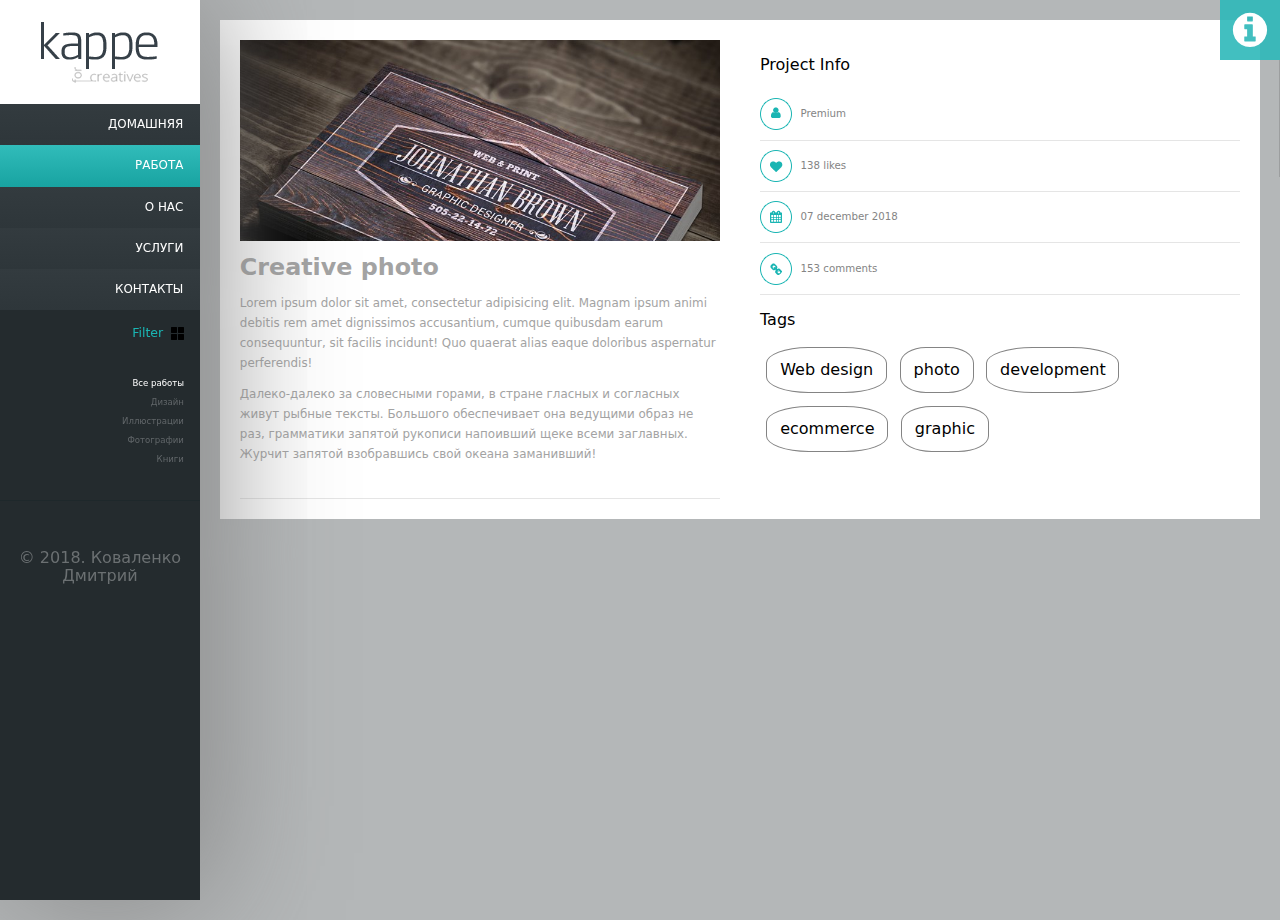
<file: work.html>
<!DOCTYPE html>
<html lang="en">
<head>
    <meta charset="UTF-8">
    <meta name="viewport" content="width=device-width, initial-scale=1.0">
    <meta http-equiv="X-UA-Compatible" content="ie=edge">
    <link rel="stylesheet" href="https://use.fontawesome.com/releases/v5.5.0/css/all.css" integrity="sha384-B4dIYHKNBt8Bc12p+WXckhzcICo0wtJAoU8YZTY5qE0Id1GSseTk6S+L3BlXeVIU" crossorigin="anonymous">
    <link rel="stylesheet" href="css/normalize.css">
    <link rel="stylesheet" href="css/style.css">
    <script src="js/jquery-3.3.1.min.js"></script>
    <title>Работа</title>
</head>
<body>

    <div id="info_box">
        <ul>
            <li>
                    <svg version="1.1" viewBox="0 0 50 50" xml:space="preserve" xmlns="http://www.w3.org/2000/svg" xmlns:xlink="http://www.w3.org/1999/xlink"><path d="M30.217,35.252c0,0,4.049-2.318,5.109-2.875  c1.057-0.559,2.152-0.7,2.817-0.294c1.007,0.616,9.463,6.241,10.175,6.739c0.712,0.499,1.055,1.924,0.076,3.32  c-0.975,1.396-5.473,6.916-7.379,6.857c-1.909-0.062-9.846-0.236-24.813-15.207C1.238,18.826,1.061,10.887,1,8.978  C0.939,7.07,6.459,2.571,7.855,1.595c1.398-0.975,2.825-0.608,3.321,0.078c0.564,0.781,6.124,9.21,6.736,10.176  c0.419,0.66,0.265,1.761-0.294,2.819c-0.556,1.06-2.874,5.109-2.874,5.109s1.634,2.787,7.16,8.312  C27.431,33.615,30.217,35.252,30.217,35.252z" stroke="#000000" stroke-miterlimit="10" stroke-width="2"/></svg>
                    (918)772-03-22
            </li>
            <li>
                    <svg version="1.1" viewBox="0 0 32 32" xml:space="preserve" xmlns="http://www.w3.org/2000/svg" xmlns:xlink="http://www.w3.org/1999/xlink"><g><path d="M4.274,8.663l10.034,7.948c0.455,0.36,1.082,0.52,1.691,0.49c0.609,0.029,1.236-0.13,1.691-0.49   l10.034-7.948c0.802-0.634,0.62-1.152-0.4-1.152H16H4.675C3.654,7.511,3.473,8.029,4.274,8.663z"/><path d="M28.448,10.76l-10.965,8.324c-0.41,0.309-0.947,0.459-1.483,0.453c-0.536,0.006-1.073-0.145-1.483-0.453   L3.552,10.76c-0.814-0.617-1.48-0.286-1.48,0.735v13.659c0,1.021,0.836,1.856,1.857,1.856H16h12.071   c1.021,0,1.857-0.836,1.857-1.856V11.495C29.929,10.474,29.263,10.143,28.448,10.76z"/></g></svg>
                dimboss@list.ru</li>
            <li>
                <svg version="1.1" viewBox="0 0 512 512" xml:space="preserve" xmlns="http://www.w3.org/2000/svg" xmlns:xlink="http://www.w3.org/1999/xlink"><g><path d="M6,246.6h127.3c0.9-37.4,6.9-73.9,17.7-108.8c-31.4-8.6-61.9-21.1-90.9-37.5C28,140.8,8,191.4,6,246.6z" id="XMLID_16_"/><path d="M133.3,265.4H6c2,55.2,22,105.8,54.1,146.2c28.9-16.4,59.5-28.9,90.9-37.5   C140.2,339.4,134.1,302.8,133.3,265.4z" id="XMLID_15_"/><path d="M246.6,265.4h-94.4c0.9,35.8,6.7,70.8,17.2,104.2c25.4-5.6,51.3-8.8,77.2-9.4V265.4z" id="XMLID_14_"/><path d="M246.6,246.6v-94.8c-25.9-0.6-51.8-3.8-77.2-9.4c-10.5,33.4-16.4,68.4-17.2,104.2H246.6z" id="XMLID_13_"/><path d="M246.6,379.1c-23.8,0.6-47.6,3.4-71,8.5c16,43.1,39.9,83.1,71,118.3V379.1z" id="XMLID_12_"/><path d="M342.4,142.4c-25.3,5.6-51.1,8.7-77,9.3v94.8h94.2C358.8,211.4,353,176.3,342.4,142.4z" id="XMLID_11_"/><path d="M265.4,132.9c23.8-0.6,47.5-3.4,70.8-8.4c-15.7-42.5-39.3-82.7-70.8-118.3V132.9z" id="XMLID_10_"/><path d="M246.6,132.9V6.1c-31.1,35.2-55,75.2-71,118.3C198.9,129.4,222.7,132.3,246.6,132.9z" id="XMLID_9_"/><path d="M157,119.9c14.6-40.1,35.8-77.7,62.9-111.5c-57.8,8.4-109.2,36.5-147.2,77.3C99.6,100.6,127.9,112,157,119.9   z" id="XMLID_8_"/><path d="M157,392.1c-29.1,7.8-57.4,19.2-84.3,34.1c37.9,40.8,89.4,69,147.2,77.3C192.8,469.8,171.7,432.2,157,392.1z   " id="XMLID_7_"/><path d="M265.4,379.1v126.8c31.5-35.6,55.1-75.8,70.8-118.3C312.9,382.6,289.2,379.7,265.4,379.1z" id="XMLID_6_"/><path d="M354.7,392.1c-14.4,39.6-35.3,77.3-62.7,111.5c57.8-8.4,109.3-36.5,147.2-77.3   C412.3,411.3,383.9,399.9,354.7,392.1z" id="XMLID_5_"/><path d="M354.7,119.9c29.2-7.9,57.6-19.3,84.6-34.2c-38-40.8-89.4-69-147.2-77.3C319.5,42.6,340.3,80.4,354.7,119.9z   " id="XMLID_4_"/><path d="M265.4,265.4v94.8c25.8,0.6,51.6,3.7,77,9.3c10.6-33.9,16.4-69,17.3-104.2H265.4z" id="XMLID_3_"/><path d="M506,265.4H378.6c-0.9,36.7-6.8,73.3-17.8,108.7c31.5,8.6,62.1,21.1,91.1,37.5   C484,371.2,504,320.6,506,265.4z" id="XMLID_2_"/><path d="M378.6,246.6H506c-2-55.2-22-105.8-54.1-146.2c-29,16.4-59.6,29-91.1,37.5   C371.7,173.2,377.7,209.8,378.6,246.6z" id="XMLID_1_"/></g></svg>
                Кисловодск</li>
        </ul>
    </div>

    <header сlass="flex__jcontent_start">
        <div id="logo" class="main_flex__nowrap flex__jcontent_center flex__align-items_center">
            <img src="img/logo.png" alt="">
        </div>

        <button type="button" id="menu_btn">Меню</button>
        
        <nav id="main_nav">
            <li> <a  href="index.html">Домашняя</a></li>
            <li><a class="active" href="work.html">Работа</a></li>
            <li><a href="about.html">О нас</a></li>
            <li><a href="blog.html">Услуги</a></li>
            <li><a href="contact.html">Контакты</a></li>
        </nav>
        <div id="filter">
            <div id="title_filter" class="main_flex__nowrap flex__jcontent_end flex__align-content_center flex__align-items_center">Filter
                <img src="img/grid.svg" alt="">
            </div>
                <ul>
                    <li><a href="#" class="active">Все работы</a></li>
                    <li><a href="#">Дизайн</a></li>
                    <li><a href="#">Иллюстрации</a></li>
                    <li><a href="#">Фотографии</a></li>
                    <li><a href="#">Книги</a></li>
                </ul>  
        </div>

        <div id="soc_bar" class="main_flex__nowrap flex__jcontent_center flex__align-content_center">
            <a href="#"><i class="fab fa-flickr"></i></a>
            <a href="#"><i class="fab fa-vk"></i></a>
            <a href="#"><i class="fab fa-twitter"></i></a>
            <a href="#"><i class="fas fa-rss"></i></a>
        </div>
        <p id="cop">© 2018. Коваленко Дмитрий</p>
    </header>

    <main>

        <div class="wrap white">
            <div class="info_work_box main_flex flex__jcontent_between flex__align-content_stretch flex__align-items_start">
                <div class="left_info">
                    <div class="img_box_about">
                        <img src="img/2.jpg" alt="">
                    </div>
                    <div class="about">
                        <h1>Creative photo</h1>
                        <p>Lorem ipsum dolor sit amet, consectetur adipisicing elit. Magnam ipsum animi debitis rem amet dignissimos accusantium, cumque quibusdam earum consequuntur, sit facilis incidunt! Quo quaerat alias eaque doloribus aspernatur perferendis!</p>
                        <p>Далеко-далеко за словесными горами, в стране гласных и согласных живут рыбные тексты. Большого обеспечивает она ведущими образ не раз, грамматики запятой рукописи напоивший щеке всеми заглавных. Журчит запятой взобравшись свой океана заманивший!</p>
                    </div>
                </div>
                <div class="right_info">
                    <div class="pr_info">
                        <p class="title_info">Project Info</p>
                        <ul>
                            <li>
                                <img src="img/user.svg.png" alt="">   
                            Premium
                            </li>
                            <li>
                                <img src="img/like.svg.png" alt="">
                            138 likes
                            </li>
                            <li>
                                <img src="img/calendar.svg.png" alt="">
                            07 december 2018
                            </li>
                            <li>
                                <img src="img/chain.svg.png" alt="">
                            153 comments
                            </li>
                        </ul>

                    </div>

                    <div class="tegs">
                        <p class="title_info">Tags</p>
                        <div class="list_tags main_flex flex__jcontent_start flex__align-items_center">
                            <div class="tag">
                                Web design
                            </div>
    
                            <div class="tag">
                                photo
                            </div>
    
                            <div class="tag">
                                development
                            </div>
    
                            <div class="tag">
                                ecommerce
                            </div>
    
                            <div class="tag">
                                graphic
                            </div>
                        </div>
                    </div>

                </div>


            </div>

        </div>

        <div id="info_box">
            <ul>
                <li>
                        <svg version="1.1" viewBox="0 0 50 50" xml:space="preserve" xmlns="http://www.w3.org/2000/svg" xmlns:xlink="http://www.w3.org/1999/xlink"><path d="M30.217,35.252c0,0,4.049-2.318,5.109-2.875  c1.057-0.559,2.152-0.7,2.817-0.294c1.007,0.616,9.463,6.241,10.175,6.739c0.712,0.499,1.055,1.924,0.076,3.32  c-0.975,1.396-5.473,6.916-7.379,6.857c-1.909-0.062-9.846-0.236-24.813-15.207C1.238,18.826,1.061,10.887,1,8.978  C0.939,7.07,6.459,2.571,7.855,1.595c1.398-0.975,2.825-0.608,3.321,0.078c0.564,0.781,6.124,9.21,6.736,10.176  c0.419,0.66,0.265,1.761-0.294,2.819c-0.556,1.06-2.874,5.109-2.874,5.109s1.634,2.787,7.16,8.312  C27.431,33.615,30.217,35.252,30.217,35.252z" stroke="#000000" stroke-miterlimit="10" stroke-width="2"/></svg>
                        (918)772-03-22
                </li>
                <li>
                        <svg version="1.1" viewBox="0 0 32 32" xml:space="preserve" xmlns="http://www.w3.org/2000/svg" xmlns:xlink="http://www.w3.org/1999/xlink"><g><path d="M4.274,8.663l10.034,7.948c0.455,0.36,1.082,0.52,1.691,0.49c0.609,0.029,1.236-0.13,1.691-0.49   l10.034-7.948c0.802-0.634,0.62-1.152-0.4-1.152H16H4.675C3.654,7.511,3.473,8.029,4.274,8.663z"/><path d="M28.448,10.76l-10.965,8.324c-0.41,0.309-0.947,0.459-1.483,0.453c-0.536,0.006-1.073-0.145-1.483-0.453   L3.552,10.76c-0.814-0.617-1.48-0.286-1.48,0.735v13.659c0,1.021,0.836,1.856,1.857,1.856H16h12.071   c1.021,0,1.857-0.836,1.857-1.856V11.495C29.929,10.474,29.263,10.143,28.448,10.76z"/></g></svg>
                    dimboss@list.ru</li>
                <li>
                    <svg version="1.1" viewBox="0 0 512 512" xml:space="preserve" xmlns="http://www.w3.org/2000/svg" xmlns:xlink="http://www.w3.org/1999/xlink"><g><path d="M6,246.6h127.3c0.9-37.4,6.9-73.9,17.7-108.8c-31.4-8.6-61.9-21.1-90.9-37.5C28,140.8,8,191.4,6,246.6z" id="XMLID_16_"/><path d="M133.3,265.4H6c2,55.2,22,105.8,54.1,146.2c28.9-16.4,59.5-28.9,90.9-37.5   C140.2,339.4,134.1,302.8,133.3,265.4z" id="XMLID_15_"/><path d="M246.6,265.4h-94.4c0.9,35.8,6.7,70.8,17.2,104.2c25.4-5.6,51.3-8.8,77.2-9.4V265.4z" id="XMLID_14_"/><path d="M246.6,246.6v-94.8c-25.9-0.6-51.8-3.8-77.2-9.4c-10.5,33.4-16.4,68.4-17.2,104.2H246.6z" id="XMLID_13_"/><path d="M246.6,379.1c-23.8,0.6-47.6,3.4-71,8.5c16,43.1,39.9,83.1,71,118.3V379.1z" id="XMLID_12_"/><path d="M342.4,142.4c-25.3,5.6-51.1,8.7-77,9.3v94.8h94.2C358.8,211.4,353,176.3,342.4,142.4z" id="XMLID_11_"/><path d="M265.4,132.9c23.8-0.6,47.5-3.4,70.8-8.4c-15.7-42.5-39.3-82.7-70.8-118.3V132.9z" id="XMLID_10_"/><path d="M246.6,132.9V6.1c-31.1,35.2-55,75.2-71,118.3C198.9,129.4,222.7,132.3,246.6,132.9z" id="XMLID_9_"/><path d="M157,119.9c14.6-40.1,35.8-77.7,62.9-111.5c-57.8,8.4-109.2,36.5-147.2,77.3C99.6,100.6,127.9,112,157,119.9   z" id="XMLID_8_"/><path d="M157,392.1c-29.1,7.8-57.4,19.2-84.3,34.1c37.9,40.8,89.4,69,147.2,77.3C192.8,469.8,171.7,432.2,157,392.1z   " id="XMLID_7_"/><path d="M265.4,379.1v126.8c31.5-35.6,55.1-75.8,70.8-118.3C312.9,382.6,289.2,379.7,265.4,379.1z" id="XMLID_6_"/><path d="M354.7,392.1c-14.4,39.6-35.3,77.3-62.7,111.5c57.8-8.4,109.3-36.5,147.2-77.3   C412.3,411.3,383.9,399.9,354.7,392.1z" id="XMLID_5_"/><path d="M354.7,119.9c29.2-7.9,57.6-19.3,84.6-34.2c-38-40.8-89.4-69-147.2-77.3C319.5,42.6,340.3,80.4,354.7,119.9z   " id="XMLID_4_"/><path d="M265.4,265.4v94.8c25.8,0.6,51.6,3.7,77,9.3c10.6-33.9,16.4-69,17.3-104.2H265.4z" id="XMLID_3_"/><path d="M506,265.4H378.6c-0.9,36.7-6.8,73.3-17.8,108.7c31.5,8.6,62.1,21.1,91.1,37.5   C484,371.2,504,320.6,506,265.4z" id="XMLID_2_"/><path d="M378.6,246.6H506c-2-55.2-22-105.8-54.1-146.2c-29,16.4-59.6,29-91.1,37.5   C371.7,173.2,377.7,209.8,378.6,246.6z" id="XMLID_1_"/></g></svg>
                    Кисловодск</li>
            </ul>
        </div>




    </main>
    <div id="info">
        <svg viewBox="0 0 1792 1792" xmlns="http://www.w3.org/2000/svg"><path d="M1152 1376v-160q0-14-9-23t-23-9h-96v-512q0-14-9-23t-23-9h-320q-14 0-23 9t-9 23v160q0 14 9 23t23 9h96v320h-96q-14 0-23 9t-9 23v160q0 14 9 23t23 9h448q14 0 23-9t9-23zm-128-896v-160q0-14-9-23t-23-9h-192q-14 0-23 9t-9 23v160q0 14 9 23t23 9h192q14 0 23-9t9-23zm640 416q0 209-103 385.5t-279.5 279.5-385.5 103-385.5-103-279.5-279.5-103-385.5 103-385.5 279.5-279.5 385.5-103 385.5 103 279.5 279.5 103 385.5z"/></svg>
    </div>

    <script src="js/main.js"></script>
</body>
</html>
</file>
<file: css/style.css>
*{
    box-sizing: border-box;
}

a, a:hover, button, button:hover, .anime{
    transition: a 200ms linear;
    cursor: pointer;
}

.main_flex{display:flex;display:-webkit-flex;-webkit-flex-flow:row wrap;flex-flow:row wrap}
.main_flex__nowrap{display:flex;display:-webkit-flex;-webkit-flex-flow:row nowrap;flex-flow:row nowrap}
.flex__jcontent_between{justify-content:space-between;-webkit-justify-content:space-between}
.flex__jcontent_start{justify-content:flex-start;-webkit-justify-content:flex-start}
.flex__jcontent_end{justify-content:flex-end;-webkit-justify-content:flex-end}
.flex__jcontent_center{justify-content:center;-webkit-justify-content:center}
.flex__jcontent_around{justify-content:space-around;-webkit-justify-content:space-around}
.flex__auto{flex:auto;-webkit-flex:auto;-ms-flex:auto}
.flex__align-items_start{align-items:flex-start;-webkit-align-items:flex-start}
.flex__align-items_end{align-items:flex-end;-webkit-align-items:flex-end}
.flex__align-items_baseline{align-items:baseline;-webkit-align-items:baseline}
.flex__align-items_stretch{align-items:stretch;-webkit-align-items:stretch}
.flex__align-items_center{align-items:center;-webkit-align-items:center}
.flex__align-content_flex-start{align-content:flex-start;-webkit-align-content:flex-start}
.flex__align-content_flex-end{align-content:flex-end;-webkit-align-content:flex-end}
.flex__align-content_space-between{align-content:space-between;-webkit-align-content:space-between}
.flex__align-content_center{align-content:center;-webkit-align-content:center}
.flex__align-content_space-around{align-content:space-around;-webkit-align-content:space-around}
.flex__align-content_stretch{align-content:stretch;-webkit-align-content:stretch}
.flex__flex-grow_01{flex-grow:1;-webkit-flex-grow:1}
.flex__flex-grow_02{flex-grow:2;-webkit-flex-grow:2}
.flex__flex-grow_03{flex-grow:3;-webkit-flex-grow:3}
.flex__flex-grow_04{flex-grow:4;-webkit-flex-grow:4}
.w5{width:5%;max-width:5%}.w10{width:10%;max-width:10%}
.w15{width:15%;max-width:15%}.w20{width:20%;max-width:20%}
.w25{width:25%;max-width:25%}.w30{width:30%;max-width:30%}
.w35{width:35%;max-width:35%}.w40{width:40%;max-width:40%}
.w45{width:45%;max-width:45%}.w50{width:50%;max-width:50%}
.w55{width:55%;max-width:55%}.w60{width:30%;max-width:60%}
.w65{width:65%;max-width:65%}.w70{width:70%;max-width:70%}
.w75{width:75%;max-width:75%}.w80{width:80%;max-width:80%}
.w85{width:85%;max-width:85%}.w90{width:90%;max-width:90%}
.w95{width:95%;max-width:95%}.w100{width:100%;max-width:100%}
.main_flex__nowrap_reverse {display:flex;display:-webkit-flex;-webkit-flex-flow:row-reverse nowrap;flex-flow:row-reverse nowrap}

body{
    font-family: Segoe, "Segoe UI", "DejaVu Sans",
        "Trebuchet MS", Verdana, "sens-serif";
    background-color: #b4b7b8;
}
header{
    position: fixed;
    top: 0;
    left: 0;
    z-index: 50;
    height: 100vh;
    width: 15.62vw;
    background-color: #242b2e;
    color: #6b7072;
    box-shadow: 8px 0px 140px 0px #848484;
    flex-direction: column;
    flex-flow: column nowrap;
    display: flex;
}

#logo{
    width: 100%;
    height: 11.57vh;
    background: #fff;
}

#main_nav a{
    text-decoration: none;
    color: #fff;
    text-transform: uppercase;
    font-size: 0.93vmax;
    line-height: 1.66vmax;
    height: 3.22vmax;
    width: 100%;
    display: flex;
    flex-flow: row nowrap;
    justify-content: flex-end;
    align-content: center;
    align-items: center;
    background-color: #2f373b;
    background: linear-gradient(top, #333b3f -1%, #333b3f 0%, #2e363a 100%);
    background: linear-gradient(to bottom, #333b3f -1%, #333b3f 0%, #2e363a 100%);
    padding-right: 1.3vmax; 
}

#main_nav a:hover{
    background: linear-gradient(top, #31bcba 0%, #18a3a1 100%);
    background: linear-gradient(to bottom, #31bcba 0%, #18a3a1 100%);
}

#main_nav li{
    list-style-type: none;
}

#title_filter{
    color: #1ab5b3;
    font-size: 0.98vmax;
    padding: 1.25vmax;
}

#filter img{
    height: 1vmax;
    width: 1vmax;
    margin-left: 0.62vmax;
    fill: #1ab5b3;
}

#filter li{
    list-style: none;
    width: 100%;
    text-align: right;
}

#filter a{
    font-size: 0.67vmax;
    line-height: 1.25vmax;
    text-align: right;
    padding: 0.41vmax 1.25vmax;
    text-decoration: none;
    color: #616669;
}

#filter a.active{
    color: #fff;
    
}

#filter a:hover{
    color: #fff;
}

#soc_bar{
    border-top: 1px solid #1e282b;
    font-size: 1.25vmax;
    padding: 1.25vmax;
    width: 100%;
    margin-top: 1.25vmax;
}

#soc_bar a{
    margin-left: 0.52vmax;
    color: #fff;
}

#soc_bar a:hover{
    transform: scale(.9);
}

#cop{
    text-align: right;
    width: 100%;
    color: #6b7072;
    text-align: center;
}

main{
    min-height: 100vh;
    width: 100%;
    padding-left: 15.62vw;
}

.work_box{
    height: 16.19vw;
    max-width: 21.09vw;
    width: 25%;
    position: relative;
    overflow: hidden;
}

.work_box img{
    /*width: 100%;*/
    width: calc(100% + 5vw);
    height: auto;
    position: absolute;
    z-index: 1; 
}

.work_box a{
    position: absolute;
    z-index: 2;
    top: 0;
    left: 0;
    display: flex;
    width: 100%;
    height: inherit;
    background-color: rgba(45, 184, 185, .9); 
    color: #fff;
    flex-flow: column nowrap;
    justify-content: center;
    align-items: center;
    text-decoration: none;
    opacity: 0;

}

.work_box a:hover{
    opacity: 1;
}

.arrow{
    height: 3vw;
    width: 3vw;
    text-align: center;
}

.work_box h2{
    font-size: 1.25vw;
    font-weight: 400;
    margin-bottom: 0.78vw;
}

.work_box h3{
    font-size: 0.62vw;
    font-weight: 400;
}

.work_box h3:after{
    content: '';
    display: block;
    margin: 1vw auto;
    height: 1px;
    width: 50%;
    margin-top: 1vw;
    margin-bottom: 1vw;
    background-color: #fff;   
}

#info{
    position: fixed;
    top: 0;
    right: 0;
    z-index: 5;
    height: 4.68vw;
    width: 4.68vw;
    background-color: rgba(45, 184, 185, 0.9);
    fill: #fff;
    padding: 0.78vw;
    cursor: pointer;
}

#main_nav .active{
    background: linear-gradient(top, #31bcba 0%, #18a3a1 100%);
    background: linear-gradient(to bottom, #31bcba 0%, #18a3a1 100%);
}

#info_box svg{
    height: 0.88vw;
    fill: #fff;
    margin-right: .52vmax;
}

#info_box{
    position: fixed;
    right: 0;
    z-index: 5;
    background: rgba(0, 0, 0, .7);
    padding: 1vw 3.85vw 1vw 1vw;
    top: 4.68vw;
    color: #fff;
    transform: translateX(100%);
    transition: all .35s;
}

#info_box.open{
    transform: translateX(0%);
    transition: all .35s;
}

#info_box li{
    list-style: none;
    font-size: 0.83vmax;
    display: flex;
    flex-flow: row nowrap;
    align-items: center;
    align-content: center;
    line-height: 0.78vmax;
    margin-bottom: 1vw;
}

#info_box li:last-of-type{
    margin-bottom: 0;
}

.wrap{
    margin: 1.56vw;
    padding: 1.56vw;
}

.white{
    background-color: #fff;
}

.info_work_box .left_info,
.info_work_box .right_info,
.info_about_box .right_info{
    width: 48%;
}

.info_work_box .left_info .img_box_work{
    height: 29.16vw;
    width: 100%;
    overflow: hidden;
}

.left_info .img_box_about{
    width: 100%;
    overflow: hidden;
    height: 15.72vw;   
}

.info_work_box .left_info .img_box_work img,
.left_info .img_box_about img {
    height: auto;
    width: 100%;
}

.info_work_box .left_info .about_work, .info_work_box .about{
    margin-top: 1.3vw;
    padding-bottom: 1.6vw;
    border-bottom: 1px solid #e5e5e5;
    color: #a3a3a3;
    font-size: 0.93vmax;
    line-height: 1.56vmax;
}

.info_work_box .left_info .about_work h1, .title_info,  .info_about_box .about h1{
    font-size: 1.25vmax;
    line-height: 1.35vmax;
    color: #000;
    margin-bottom: 1vw;
    font-weight: 400;
}

.info_work_box .left_info .about_work p, .info_about_box .about p, .info_about_box .about p{
    margin-bottom: 2.39vw;

}

.info_work_box .left_info .about_work p:last-of-type, .info_about_box .about p:last-of-type{
    margin-bottom: 0;
}

.pr_info ul{
    padding-left: 0;
}

.pr_info li{
    list-style: none;
    display: flex;
    flex-flow: row nowrap;
    justify-content: flex-start;
    align-items: center;
    font-size: 0.8vmax;
    line-height: 1.56vmax;
    color: #848484;
    padding: 0.72vw 0;
    border-bottom: 1px solid #e5e5e5;
}

.pr_info img{
    margin-right: 0.67vw;
}

.pr_info .tags{
    margin-bottom: 1.56vw;
}

.tag{
    padding: 1vw 1vw;
    border: 1px solid #848484;
    border-radius: 35%;
    margin: 0.5vw;
}

.tag:hover{
    color: violet;
    cursor: pointer;
}

.stuf, .you{
    width: 11.82vw;
    height: 9.37vw;
    position: relative;
    overflow: hidden;
    margin-right: 1vw;
    margin-bottom: 1vw;
}

.stuf:nth-of-type(3n){
    margin-right: 0;
}

.stuf_box{
    margin-top: 1.53vw;
}

.stuf a{
    display: flex;
    flex-flow: column nowrap;
    justify-content: center;
    align-items: center;
    height: inherit;
    width: inherit;
    background-color: rgba(45, 184, 185, .9);
    color: #fff;
    position: absolute;
    top: 0;
    left: 0;
    z-index: 1;
    opacity: 0;
}

.stuf a:hover{
    opacity: 1;
}

.you{
    margin-right: 0;
    margin-left: 1vw;
    background-color: #ebebeb;
    display: flex;
    flex-flow: row nowrap;
    justify-content: center;
    align-items: center;
    cursor: pointer;
}

.you span{
    color: #000;
    background-color: #fff;
    font-size: 1.25vw;
    border-radius: 0.6vw;
    padding: 0.78vw 1vw;
}

.our{
    margin-bottom: 1.56vw;
}

.our li{
    list-style: none;
    display: block;
    margin-bottom: 0.93vw;
    font-size: 0.78vw;
    color: #727272;
}

.our li p:last-of-type{
    color: #000;
}

.prog{
    height: 1.77vw;
    width: 100%;
    border: 1px solid #ececec;
    margin-top: 0.5vw;
}

.pr_bar{
    background-color: #e2e2e2;
    height: inherit;
}

.testmonials .huw{
    height: 4.16vw;
    width: 100%;
    background-color: #1ab5b3;
    color: #fff;
}

.testmonials .huw h3{
    font-style: italic;
    font-size: 0.78vw;
    font-weight: 400;
}

.testmonials .huw img{
    height: 4.16vw;
    width: 4.16vw;
    padding-right: 1vw;
}

.testmonials_text{
    padding: 1.56vw;
    border: 1px solid #ececec;
    color: #a3a3a3;
    font-size: 0.93vw;
    line-height: 1.56vw;
}

.service{
    margin-bottom: 1.53vw;
}

.service li{
    font-size: 0.72vw;
    color: #848484;
    margin-bottom: 1vw;
}

.service ul {
    list-style-position: inside;
}

.box_post{
    height: auto;
    width: 15.31vw;
    margin-bottom: 0.6vw;
    background: #fff;
    overflow: hidden;
    color: #9c9c9c;
    font-size: 0.67vw;
    line-height: 1.14vw;
}

.img_post{
    width: 100%;
    overflow: hidden;
}

.img_post img{
    width: 100%;
}

.img_post_h1{
    height: 10vw; /*230*/
}

.img_post_h2{
    height: 13.6vw; /*262*/
}

.img_post_h3{
    height: 9.58vw; /*184*/
}

.img_post_h4{
    height: 7.34vw; /*141*/
}

.img_post_h5{
    height: 19vw; /*316*/
}

.img_post_h5 img{
    height: 100%;
    width: auto;
}

.img_post_h6{
    height: 8.75vw; /*168*/
}

.img_post_h7{
    height: 13.8vw; /*265*/
}

.about_post{
    padding: 1vw;
    border-bottom: 1px solid #e3e3e3;
}

.about_post h2{
    color: #323232;
    font-size: 0.93vw;
    margin-bottom: 0.78vw;
    font-weight: 400;
}

.info_post{
    padding: 1vw;   
}

.info_post svg{
    height: 0.83vw;
    width: 0.83vw;
    fill: #9c9c9c;
    margin-right: 0.5vw;
}

.com_post{
    margin-right: 1vw;
}

.single_link a{
    position: relative;
    height: inherit;
    width: 100%;
    display: flex;
    justify-content: center;
    align-items: center;
}

.single_link a svg{
    position: absolute;
    fill:#fff;
    height: 3vw;
    width: 3vw;
    top: calc(50% - 1.5vw);
    left: calc(50% - 1.5vw);
    z-index: 1;
    opacity: 0;
}

.single_link  img{
    position: relative;
    z-index: 0;
    height: 100%;
}

.single_link a:hover svg{
    opacity: 1;
}

.another{
    color: #fff;
    background-color: #1ab5b3;
    flex-flow: column;
    padding: 2vw 1.5vw;
}

.another h3{
    text-align: center;
    font-size: 0.72vw;
    font-weight: 400;
    margin-bottom: 0.72vw;
}

.another a{
    color: #fff;
    font-style: italic;
}

.post_form{
    background-color: #242b2e;
    border-left: 0.78vw solid #1ab5b3;
    padding: 1.3vw 2vw;
}

.post_form h2{
    font-size: 1.09vw;
    color: #fff;
    font-weight: 400;
    margin-bottom: 0.78vw;
}

.post_form p{
    font-size: 0.72vw;
}

.rew{
    background-color: #242b2e;
    padding: 1.82vw 1.56vw;
    color: #1ab5b3;
    font-family: serif;
    font-style: italic;
    flex-flow: column;

}

.rew h4{
    color: #fff;
    font-size: 1.09vw;
    margin-bottom: 1.25vw;
    text-align: center;
    line-height: 1.35vw;
    font-weight: 400;
}

.rew p{
    font-size: 3.33vw;
    line-height: 1.33vw;
}

.name_rew{
    font-size: 0.93vw;
    font-family: Segoe;
    font-style: normal;
    margin-top: -3vw;
}

.more{
    border: none;
    color: #fff;
    text-transform: uppercase;
    background-color: #1ab5b3;
    font-size: 1vw;
    padding: 1.3vw;
}

#comments{
    padding-top: 1.6vw;
    padding-bottom: 1.6vw;
    border-bottom: 1px solid #e5e5e5;
}

#comments h4{
    font-size: 1.25vmax;
    font-weight: 400;
    color: #000;
    margin-bottom: 1.14vw;
}

#list_comments ul{
    list-style: none;
    position: relative;
}

#list_comments li{
    margin-bottom: 1.66vw;
}

.img_comment img{
    height: 100%;
}

.img_comment{
    height: 4vw;
    width: 4.16vw;
    overflow: hidden;
    text-align: center;
    margin-right: 1.14vw;
}

.about_comment h5{
    font-size: 0.72vw;
    color: #3c3c3c;
    border-bottom: 1px solid #e5e5e5;
    font-weight: 400;
    padding-bottom: 0.5vw;
}

.about_comment h5 span{
    color: #d1d1d1;
}

.about_comment p{
    color: #a3a3a3;
    font-size: 0.96vw;
    margin-top: 0.83vw;
}

#list_comments ul ul {
    margin-left: 2vw;
    padding-left: 2vw;
}

#list_comments ul ul:before{
    content: '';
    display: block;
    background-image: url('../img/line.png');
    background-repeat: no-repeat;
    background-position: center;
    background-size: cover;
    height: 2vw;
    width: 2vw;
    position: absolute;
    left: -1vw;
}

.form_comment{
    margin-top: 0.5vw;
}


.left_form{
    width: 50%;
    padding-right: 0.5vw;
}

.left_form .input{
    margin-bottom: 0.5vw;
}

.left_form .input:last-child{
    margin-bottom: 0;
}


.input input, .input textarea{
    border: 1px solid #eaeaea;
    font-size: 0.72vmax;
    min-height: 3vw;
    width: 100%;
    padding: 0.93vw;
}

.icon_form{
    display: flex;
    justify-content: center;
    align-items: center;
    height: 3vw;
    width: 3vw;
    border: 1px solid #eaeaea;
}

.icon_form img{
    height: 1.66vw;
    width: 1.66vw;
}

.right_form{
    width: 50%;
}

.right_form .input textarea{
    resize: none;
    height: 6.5vw;
}

.right_form button{
    border: none;
    color: #fff;
    text-transform: uppercase;
    background-color: #1ab5b3;
    font-size: 1vw;
    height: 3vw;
    width: 100%;
    margin-top: 0.5vw;
    border-radius: 0;
}

#archives{
    list-style: none;
    font-size: 1vw;
}

.line_sep{
    border-right: 1px solid #e5e5e5;
    padding: 1.56vw; 
}

#box_contact{
    margin: 2vw 2vw;
    padding: 1.56vw;
    width: 40.72vw;
}

.info_contact{
    color: #a3a3a3; 
    padding-bottom: 1.6vw;
    border-bottom: 1px solid #e3e3e3;
    margin: 1.6vw;
}

#map{
    background-image: url('../img/map.png');
    background-position: center;
    background-repeat: no-repeat;
    background-size: cover;
}

#map .wrap{
    margin: 0;
}

#menu_btn {
    display: none;
    background-color: #242b2e;
}


@media
only screen and (min-width: 320px) and (max-device-width: 480px),
only screen and (max-width: 320px),
only screen and (min-device-width: 768px) and (max-device-width: 1024px){

    header {
        position: relative;
        width: 100%;
        height: auto;   
    }

    #logo{
        height: 20vh;
    }

    #logo svg{
        width: 35vw;
    }

    #main_nav a {
        justify-content: center;
        font-size: 2.5vmax;
        height: 6vmax;
    }

    #main_nav, #filter, #soc_bar, #cop{
        display: none;
    }

    #main_nav.open{
        display: block;
    }

    #menu_btn{
        display: block;
        font-size: 3vmax;
        color: #fff;
        padding: 3vw;
        width: 100%;
    }

    main{
        padding-left: 0;
    }

    .work_box{
        width: 50%;
        height: 50vw;
        max-width: 50vw;
    }

    .work_box img{
        height: 100%;
        width: auto;
    }

    .info_work_box .left_info, .info_work_box .right_info,
    .info_about_box .left_info, .info_about_box .right_info{
        width: 100%;
    }

    .left_info .img_box_about{
        height: auto;
    }

    .info_work_box .left_info .about_work, .info_work_box .about{
        margin-top: 3vw;
        font-size: 3vw;
        line-height: 6vw;
        padding-bottom: 3vw;
    }

    .info_work_box .left_info .about_work, .info_work_box .about h1{
        font-size: 4.25vw;
        line-height: 6.35vw;
    }

    .right_info{
        margin-top: 3vw;
    }

    .pr_info li{
        font-size: 3vw;
        line-height: 12vw;
    }

    .pr_info li img{
        margin-right: 2.67vw;
        height: 9vw;
    }

    .tag{
        font-size: 4vw;
        padding: 2.83vw 3.09vw;
        margin-right: 2.5vw;
        margin-bottom: 2.52vw;
    }

    .left_info .img_box_about{
        height: 40vw;
    }

    .stuf .you{
        height: 20vw;
        width: 30vw;
    }

    .you span{
        border-radius: 1.6vw;
        padding: 2.78vw 3vw;
    }

    .our li{
        margin-bottom: 1.93vw;
        font-size: 4vw;
        padding-left: 0;
    }

    .right_info ul{
        padding-left: 0;
    }

    .testmonials .huw{
        height: 10vw;
    }

    .testmonials .huw img{
        height: 10vw;
        width: 10vw;
    }

    .testmonials .huw h3{
        font-size: 4vw;
        margin-left: 4vw;
    }

    .testmonials_text{
        font-size: 4vw;
        line-height: 6vw;
    }

    .service li{
        font-size: 3vw;
    }

    #list_post{
        flex-flow: column nowrap;
    }

    .box_post{
        width: 100%;
        margin-bottom: 3vw;
        font-size: 3vw;
        line-height: 5vw;   
    }

    .img_post{
        height: 40vw !important;
    }

    .about_post h2{
        font-size: 3.93vw;
        margin-bottom: 2.78vw;
        margin-top: 2.78vw;
    }

    .info_post svg{
        height: 2.83vw;
        margin-right: 1.5vw;
    }

    .single_link a img, 
    .img_post img{
        width: 100%;
    }

    .another h3{
        font-size: 3.72vw;
        margin-bottom: 1.72vw;
    }

    .post_form h2{
        font-size: 3.09vw;
    }

    .post_form p{
        font-size: 2.72vw;
    }

    .rew h4{
        font-size: 4.09vw;
        line-height: 5.35vw;
    }

    .name_rew{
        font-size: 3.93vw;
    }

    .more{
        font-size: 3vw;
    }

    #box_contact{
        width: 100%;
        padding: 0;
        margin: 0;
    }

    .form_comment form{
        flex-direction: column;
    }

    .left_form, .right_form{
        width: 100%;
        padding-bottom: 1vw;
    }

    .input input, .input textarea{
        min-height: 10vw;
    }

    .icon_form{
        height: 10vw;
        width: 10vw;
    }

    .icon_form img{
        height: 4.66vw;
        width: 4.66vw;
    }

    .right_form .input textarea{
        resize: none;
        height: 50vw;
    }

    .right_form button{
        height: 10vw;
        font-size: 3vw;
    }

    #list_comments li{
        margin-bottom: 3vw;
    }

    .img_comment{
        height: 10vw;
        width: 10vw;
    }

    .about_comment h5{
        font-size: 3vw;
    }

    .about_comment p{
        font-size: 2.93vw;
        margin-top: 0.83vw;
    }

    #info{
        width: 10vw;
        height: 10vw;
    }

    #info_box{
        top: 10vw;
        padding: 3vw 3vw 3vw 2vw;
    }

    #info_box li{
        font-size: 2.83vmax;
        margin-bottom: 3.78vw;
        line-height: 3.78vmax;
    }

    #info_box svg{
        height: 3.88vw;
        margin-right: 3.52vw;
    }

    #info_box ul{
        padding-left: 3vw;
    }
}
</file>
<file: arx/css/style.css>
*{
    box-sizing: border-box;
}

a, a:hover, button, button:hover, .anime{
    transition: a 200ms linear;
    cursor: pointer;
}

.main_flex{display:flex;display:-webkit-flex;-webkit-flex-flow:row wrap;flex-flow:row wrap}
.main_flex__nowrap{display:flex;display:-webkit-flex;-webkit-flex-flow:row nowrap;flex-flow:row nowrap}
.flex__jcontent_between{justify-content:space-between;-webkit-justify-content:space-between}
.flex__jcontent_start{justify-content:flex-start;-webkit-justify-content:flex-start}
.flex__jcontent_end{justify-content:flex-end;-webkit-justify-content:flex-end}
.flex__jcontent_center{justify-content:center;-webkit-justify-content:center}
.flex__jcontent_around{justify-content:space-around;-webkit-justify-content:space-around}
.flex__auto{flex:auto;-webkit-flex:auto;-ms-flex:auto}
.flex__align-items_start{align-items:flex-start;-webkit-align-items:flex-start}
.flex__align-items_end{align-items:flex-end;-webkit-align-items:flex-end}
.flex__align-items_baseline{align-items:baseline;-webkit-align-items:baseline}
.flex__align-items_stretch{align-items:stretch;-webkit-align-items:stretch}
.flex__align-items_center{align-items:center;-webkit-align-items:center}
.flex__align-content_flex-start{align-content:flex-start;-webkit-align-content:flex-start}
.flex__align-content_flex-end{align-content:flex-end;-webkit-align-content:flex-end}
.flex__align-content_space-between{align-content:space-between;-webkit-align-content:space-between}
.flex__align-content_center{align-content:center;-webkit-align-content:center}
.flex__align-content_space-around{align-content:space-around;-webkit-align-content:space-around}
.flex__align-content_stretch{align-content:stretch;-webkit-align-content:stretch}
.flex__flex-grow_01{flex-grow:1;-webkit-flex-grow:1}
.flex__flex-grow_02{flex-grow:2;-webkit-flex-grow:2}
.flex__flex-grow_03{flex-grow:3;-webkit-flex-grow:3}
.flex__flex-grow_04{flex-grow:4;-webkit-flex-grow:4}
.w5{width:5%;max-width:5%}.w10{width:10%;max-width:10%}
.w15{width:15%;max-width:15%}.w20{width:20%;max-width:20%}
.w25{width:25%;max-width:25%}.w30{width:30%;max-width:30%}
.w35{width:35%;max-width:35%}.w40{width:40%;max-width:40%}
.w45{width:45%;max-width:45%}.w50{width:50%;max-width:50%}
.w55{width:55%;max-width:55%}.w60{width:30%;max-width:60%}
.w65{width:65%;max-width:65%}.w70{width:70%;max-width:70%}
.w75{width:75%;max-width:75%}.w80{width:80%;max-width:80%}
.w85{width:85%;max-width:85%}.w90{width:90%;max-width:90%}
.w95{width:95%;max-width:95%}.w100{width:100%;max-width:100%}
.main_flex__nowrap_reverse {display:flex;display:-webkit-flex;-webkit-flex-flow:row-reverse nowrap;flex-flow:row-reverse nowrap}

body{
    font-family: Segoe, "Segoe UI", "DejaVu Sans",
        "Trebuchet MS", Verdana, "sens-serif";
}
header{
    position: fixed;
    top: 0;
    left: 0;
    z-index: 50;
    height: 100vh;
    width: 15.62vw;
    background-color: #242b2e;
    color: #6b7072;
    box-shadow: 8px 0px 140px 0px #848484;
    flex-direction: column;
    flex-flow: column nowrap;
    display: flex;
}

#logo{
    width: 100%;
    height: 11.57vh;
    background: #fff;
}

#main_nav a{
    text-decoration: none;
    color: #fff;
    text-transform: uppercase;
    font-size: 0.93vmax;
    line-height: 1.66vmax;
    height: 3.22vmax;
    width: 100%;
    display: flex;
    flex-flow: row nowrap;
    justify-content: flex-end;
    align-content: center;
    align-items: center;
    background-color: #2f373b;
    background: linear-gradient(top, #333b3f -1%, #333b3f 0%, #2e363a 100%);
    background: linear-gradient(to bottom, #333b3f -1%, #333b3f 0%, #2e363a 100%);
    padding-right: 1.3vmax; 
}

#main_nav a:hover{
    background: linear-gradient(top, #31bcba 0%, #18a3a1 100%);
    background: linear-gradient(to bottom, #31bcba 0%, #18a3a1 100%);
}

#main_nav li{
    list-style-type: none;
}

#title_filter{
    color: #1ab5b3;
    font-size: 0.98vmax;
    padding: 1.25vmax;
}

#filter img{
    height: 1vmax;
    width: 1vmax;
    margin-left: 0.62vmax;
    fill: #1ab5b3;
}

#filter li{
    list-style: none;
    width: 100%;
    text-align: right;
}

#filter a{
    font-size: 0.67vmax;
    line-height: 1.25vmax;
    text-align: right;
    padding: 0.41vmax 1.25vmax;
    text-decoration: none;
    color: #616669;
}

#filter a.active{
    color: #fff;
    
}

#filter a:hover{
    color: #fff;
}

#soc_bar{
    border-top: 1px solid #1e282b;
    font-size: 1.25vmax;
    padding: 1.25vmax;
    width: 100%;
    margin-top: 1.25vmax;
}

#soc_bar a{
    margin-left: 0.52vmax;
    color: #fff;
}

#soc_bar a:hover{
    transform: scale(.9);
}

#cop{
    text-align: right;
    width: 100%;
    color: #6b7072;
    text-align: center;
}

main{
    min-height: 100vh;
    width: 100%;
    padding-left: 15.62vw;
}

.work_box{
    height: 16.19vw;
    max-width: 21.09vw;
    width: 25%;
    position: relative;
    overflow: hidden;
}

.work_box img{
    /*width: 100%;*/
    width: calc(100% + 5vw);
    height: auto;
    position: absolute;
    z-index: 1; 
}

.work_box a{
    position: absolute;
    z-index: 2;
    top: 0;
    left: 0;
    display: flex;
    width: 100%;
    height: inherit;
    background-color: rgba(45, 184, 185, .9); 
    color: #fff;
    flex-flow: column nowrap;
    justify-content: center;
    align-items: center;
    text-decoration: none;
    opacity: 0;

}

.work_box a:hover{
    opacity: 1;
}

.arrow{
    height: 3vw;
    width: 3vw;
}

.work_box h2{
    font-size: 1.25vw;
    font-weight: 400;
    margin-bottom: 0.78vw;
}

.work_box h3{
    font-size: 0.62vw;
    font-weight: 400;
}

.work_box h3:after{
    content: '';
    display: block;
    margin: 1vw auto;
    height: 1px;
    width: 50%;
    margin-top: 1vw;
    margin-bottom: 1vw;
    background-color: #fff;   
}

#info{
    position: fixed;
    top: 0;
    right: 0;
    z-index: 5;
    height: 4.68vw;
    width: 4.68vw;
    background-color: rgba(45, 184, 185, 0.9);
    fill: #fff;
    padding: 0.78vw;
    cursor: pointer;
}
</file>
